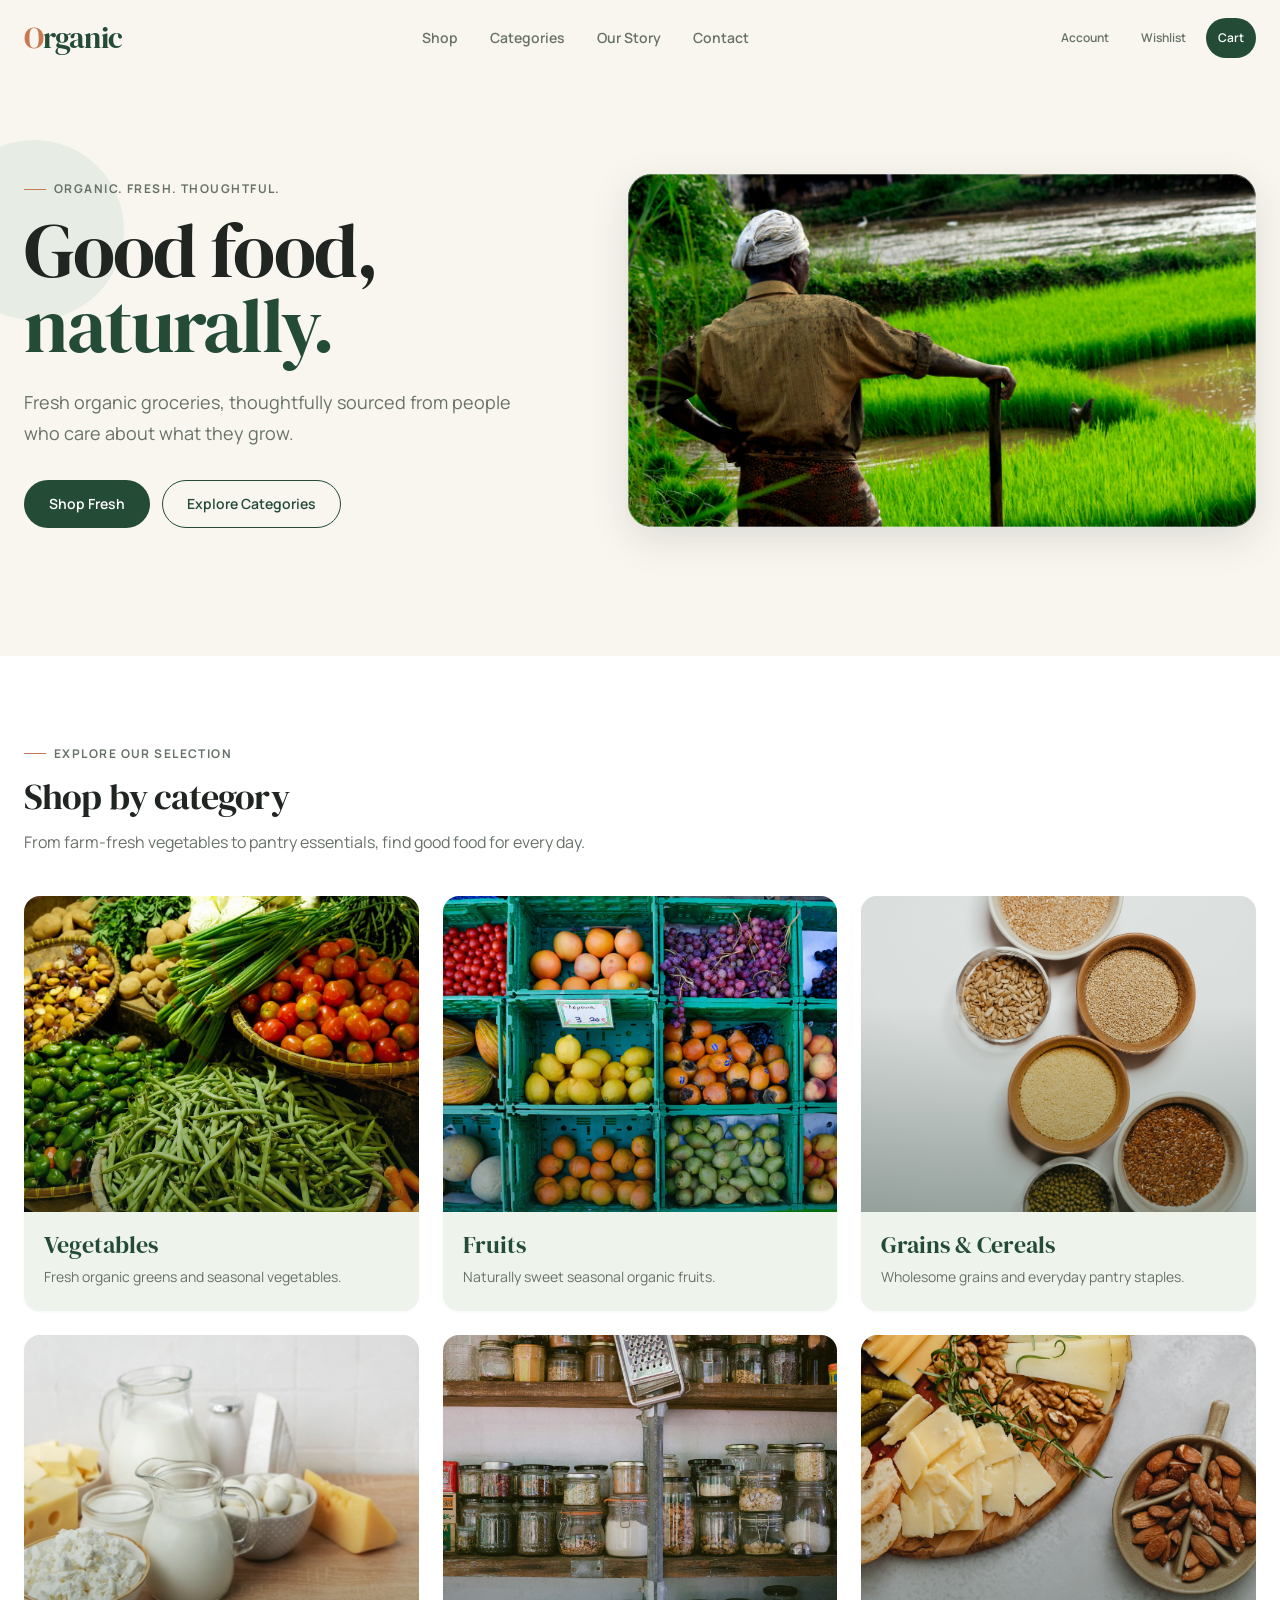
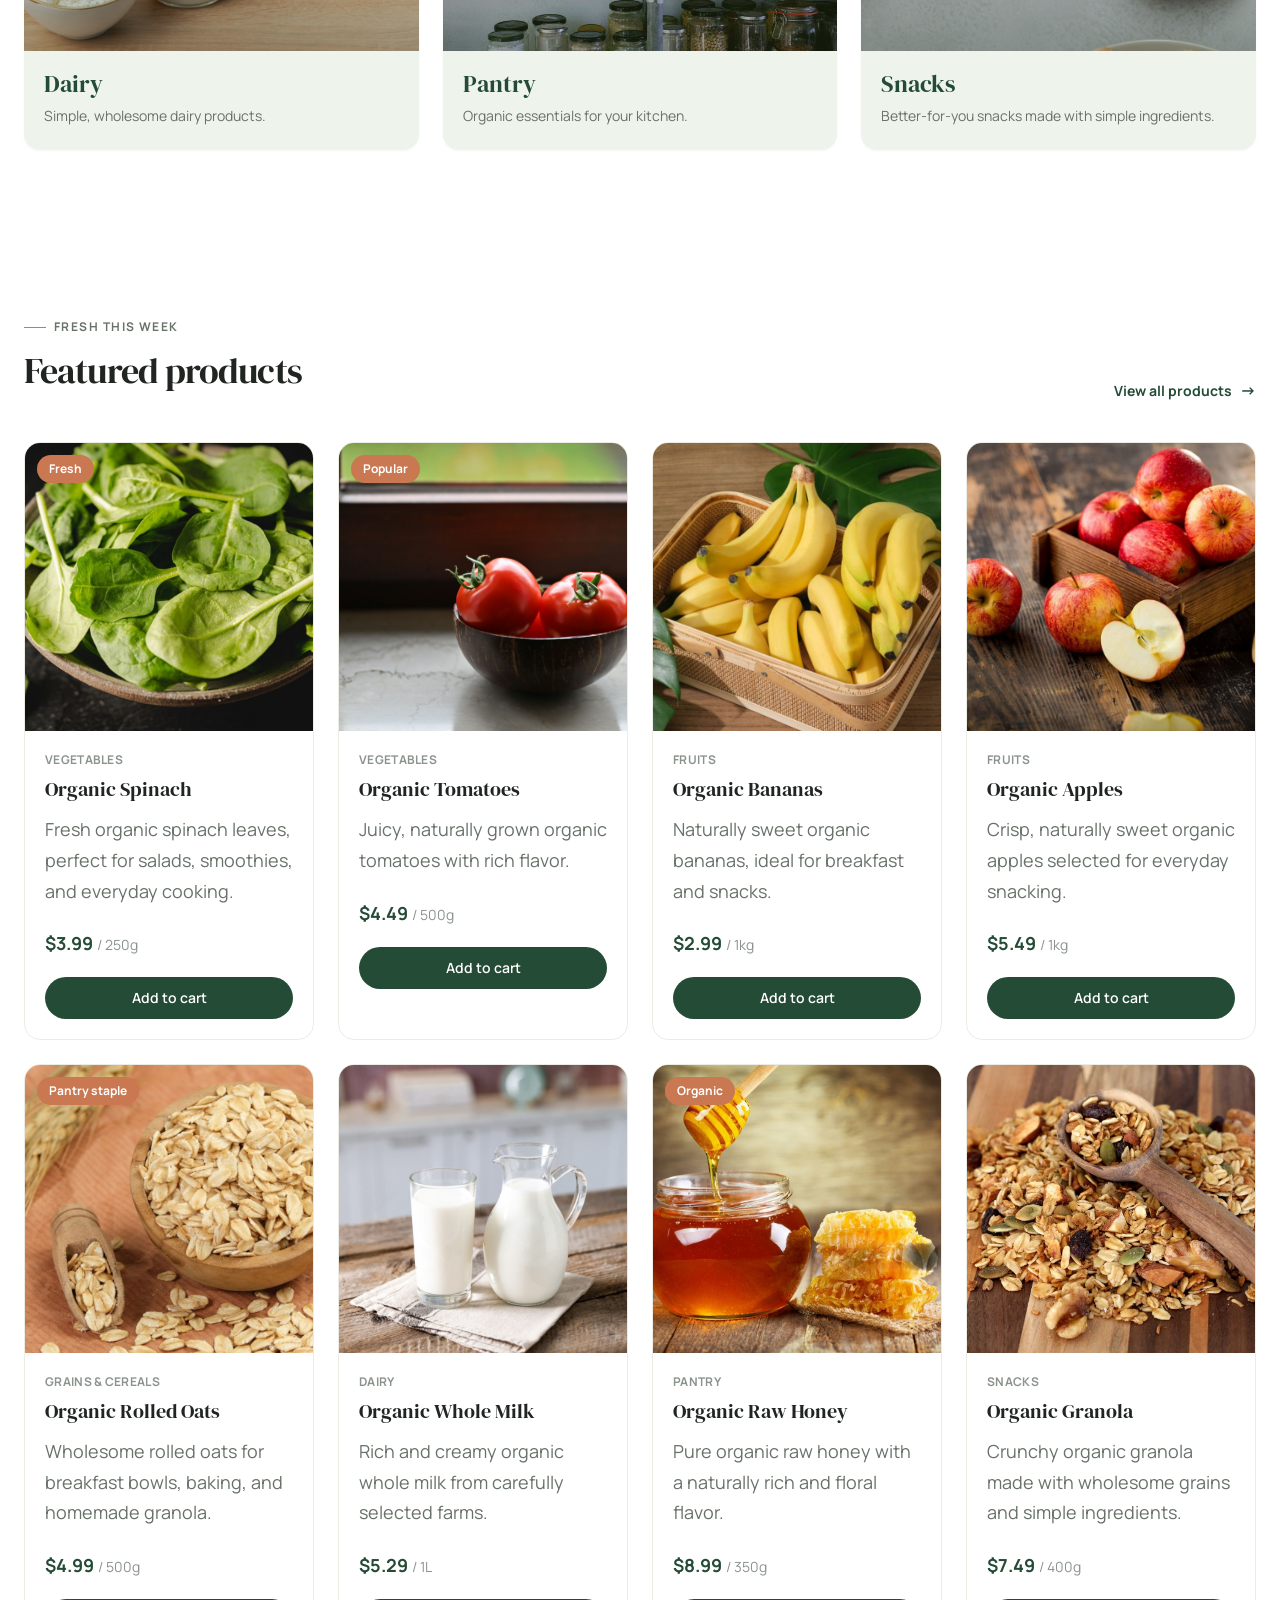
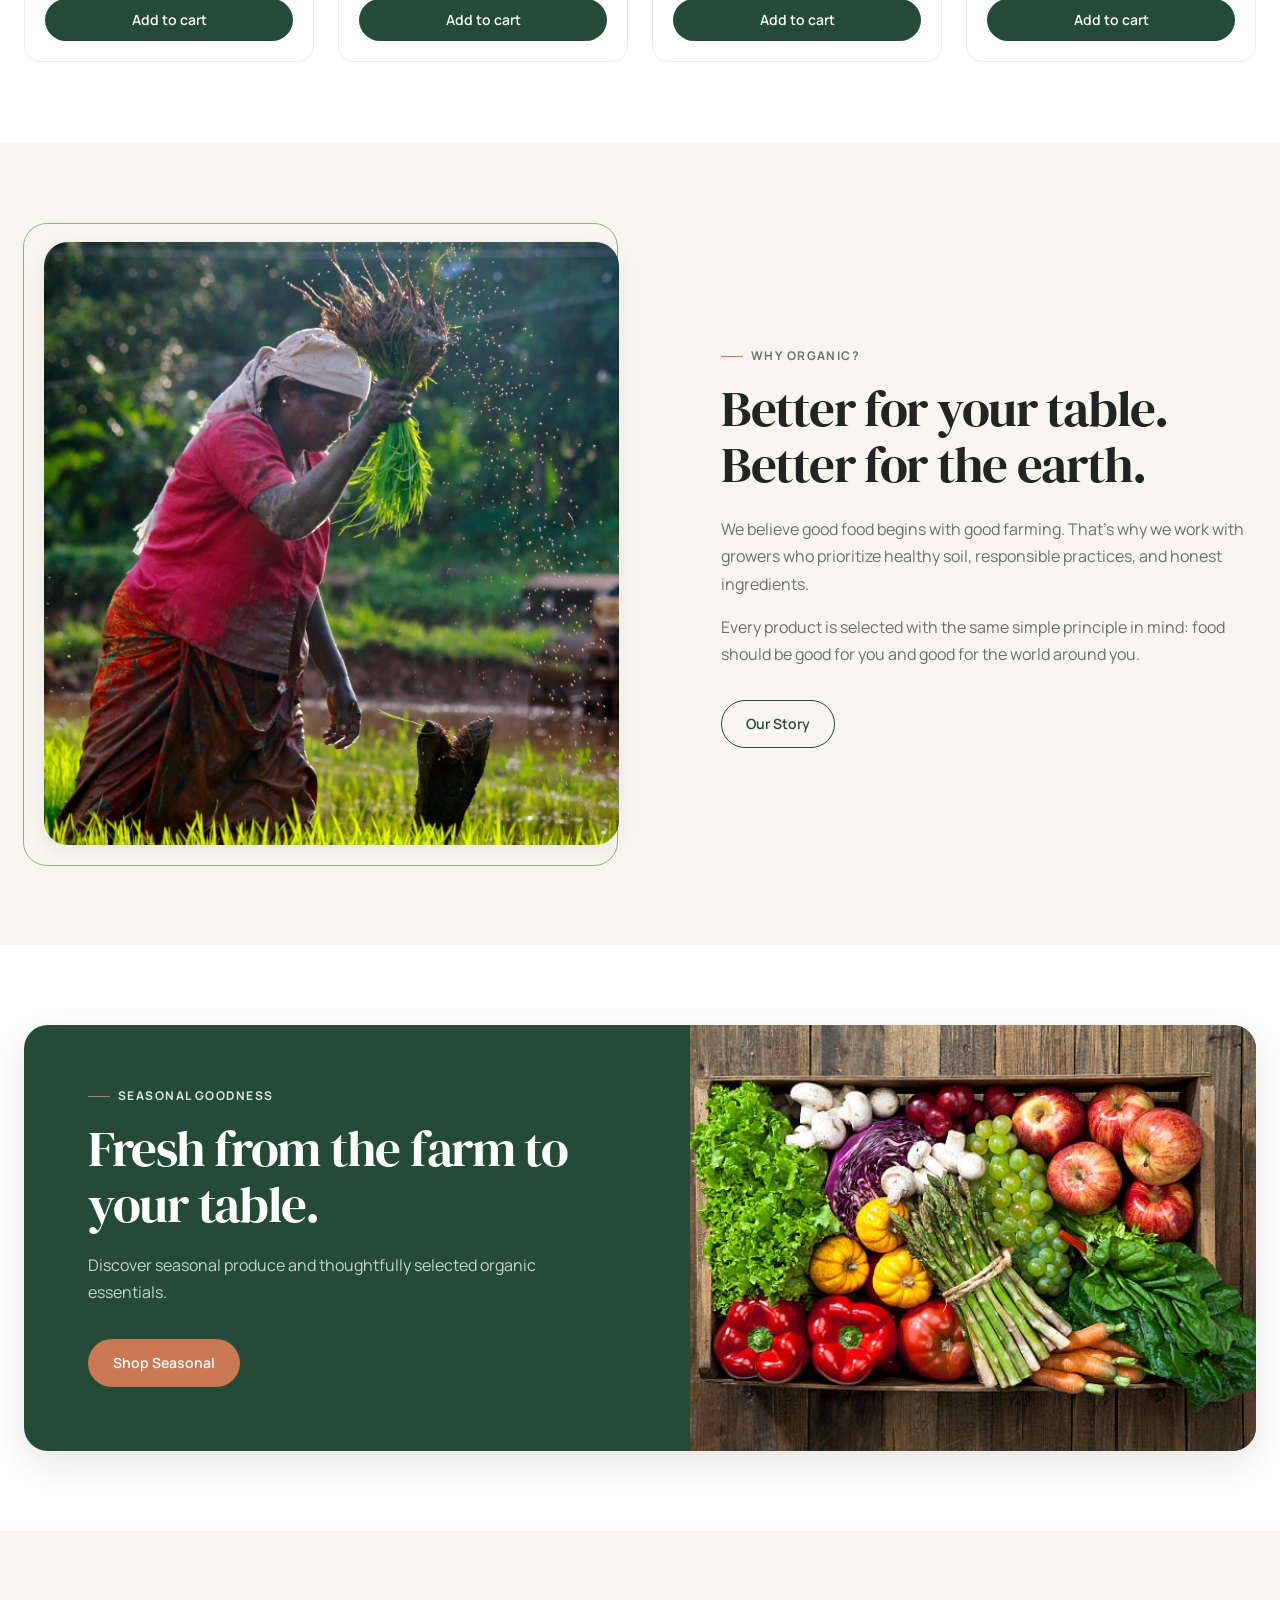
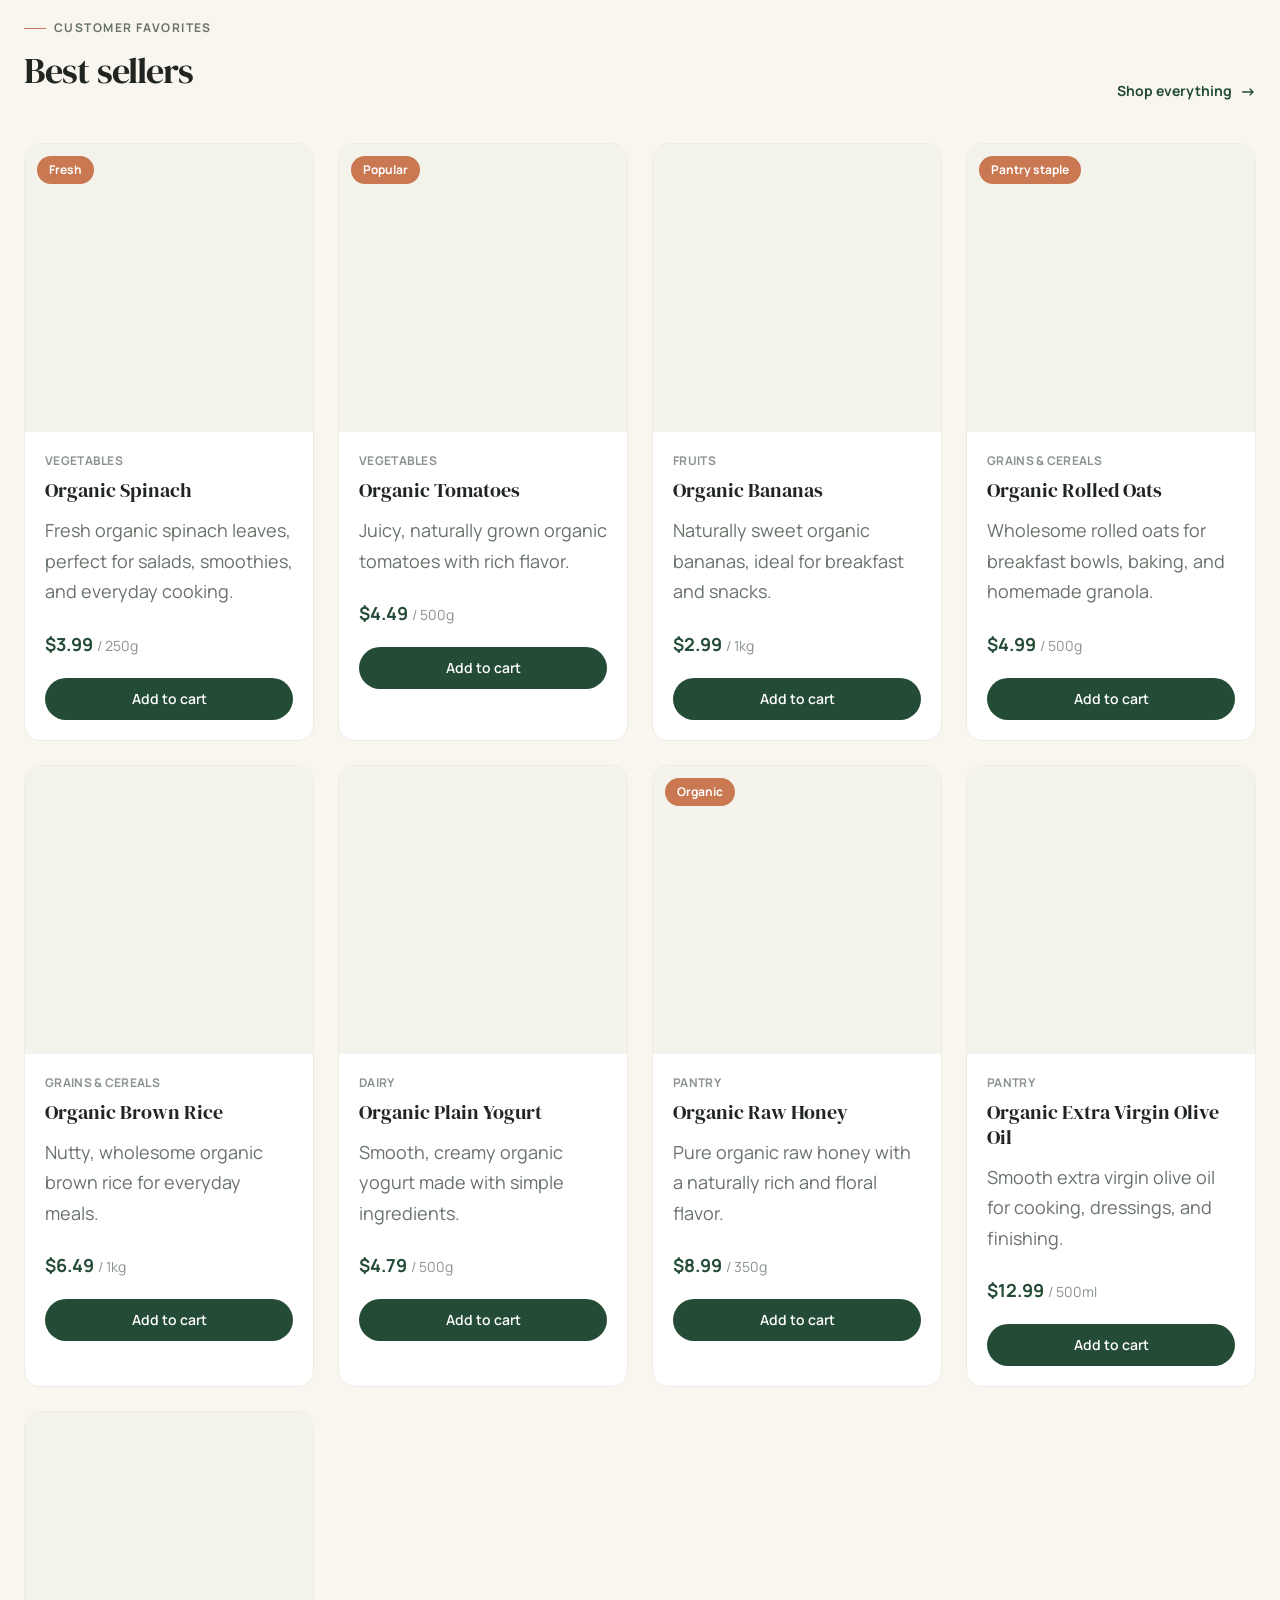
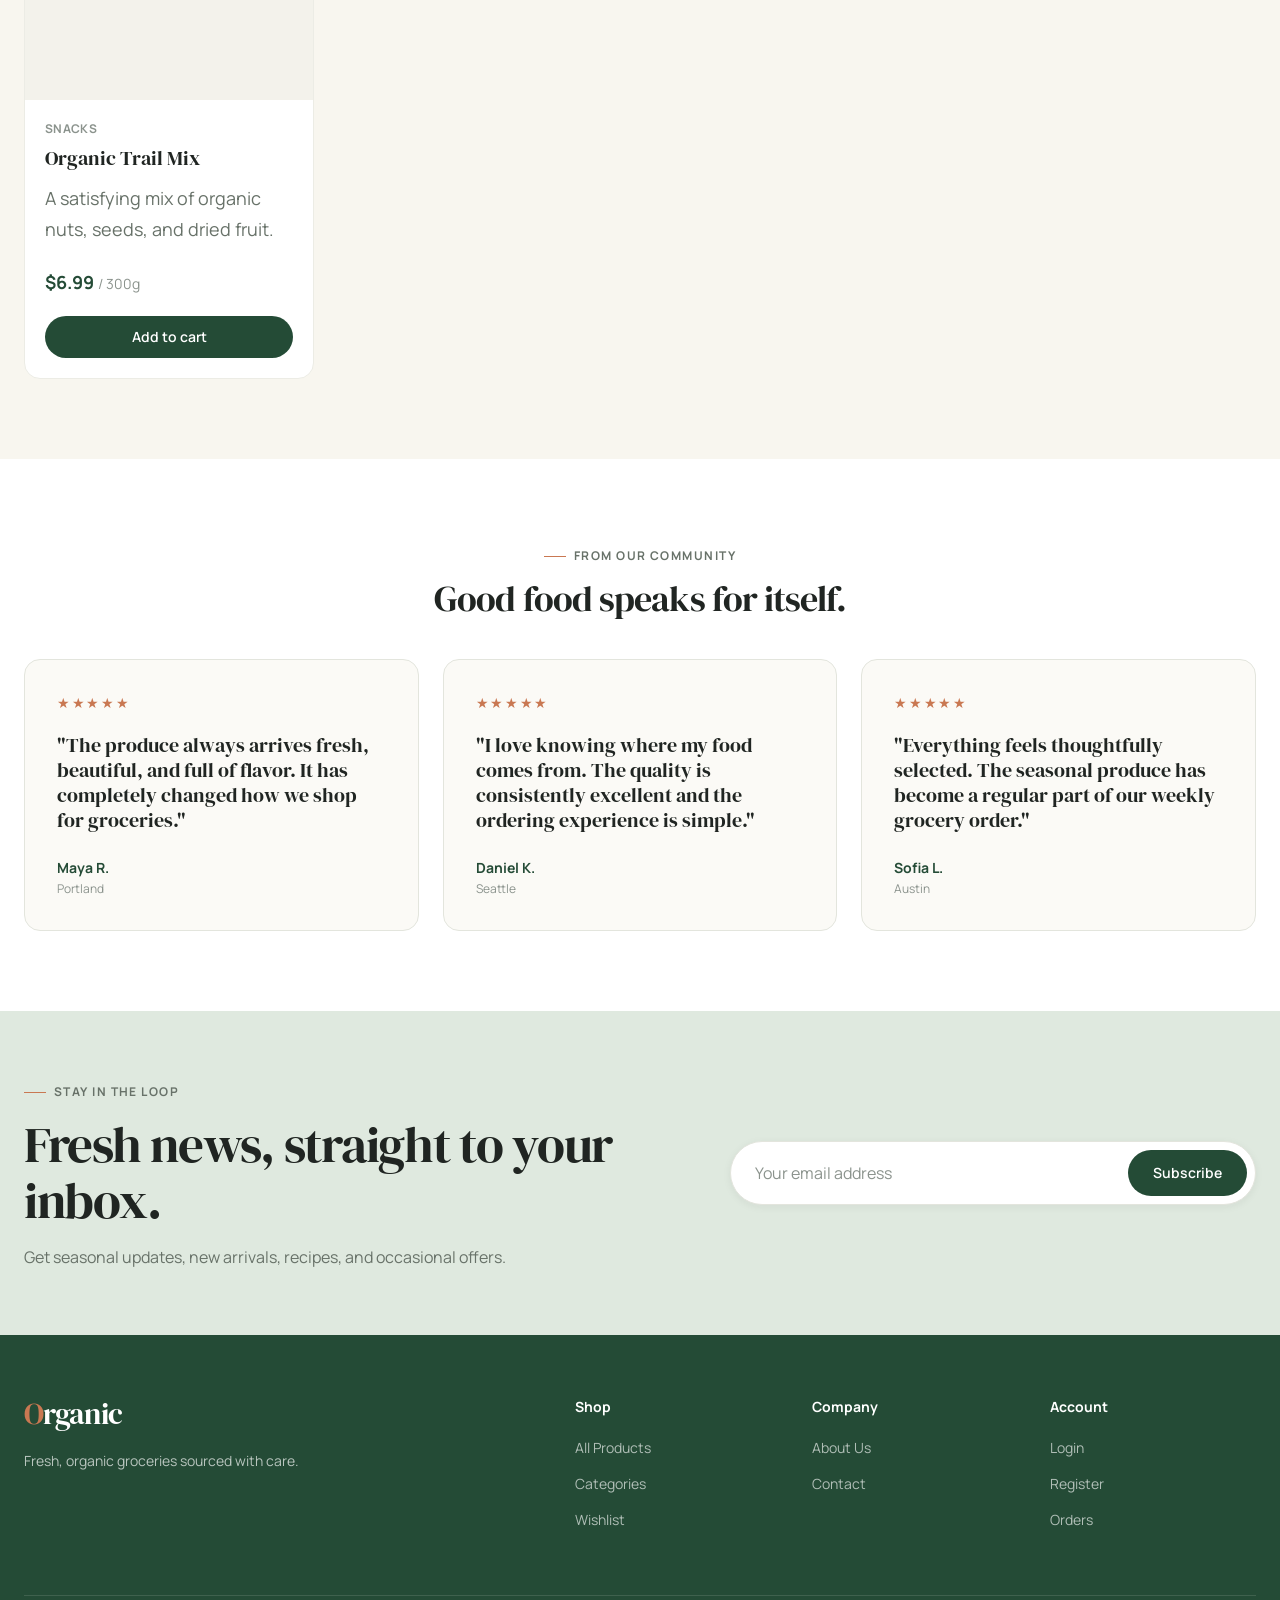
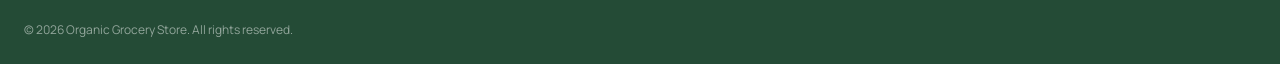
<file: index.html>
<!DOCTYPE html>
<html lang="en">

<head>

    <!-- ========================================
         DOCUMENT METADATA
    ======================================== -->

    <meta charset="UTF-8">

    <meta
        name="viewport"
        content="width=device-width, initial-scale=1.0"
    >

    <meta
        name="description"
        content="Fresh, organic groceries sourced with care and delivered to your doorstep."
    >

    <meta
        name="theme-color"
        content="#244b36"
    >

    <title>Organic Grocery Store | Fresh Food, Thoughtfully Sourced</title>


    <!-- ========================================
         STYLESHEETS
    ======================================== -->

    <link rel="stylesheet" href="css/variables.css">
    <link rel="stylesheet" href="css/style.css">
    <link rel="stylesheet" href="css/responsive.css">


    <!-- ========================================
         FAVICON
    ======================================== -->

    <link
        rel="icon"
        href="favicon.ico"
        type="image/x-icon"
    >

</head>


<body>

    <!-- ========================================
         HEADER / NAVIGATION
    ======================================== -->

    <header class="site-header">

        <nav
            class="navbar container"
            aria-label="Main navigation"
        >

            <a
                href="index.html"
                class="logo"
                aria-label="Organic Grocery Store home"
            >
                Organic
            </a>


            <button
                class="menu-toggle"
                type="button"
                aria-label="Open navigation menu"
                aria-expanded="false"
                aria-controls="primary-navigation"
            >
                <span aria-hidden="true"></span>
                <span aria-hidden="true"></span>
                <span aria-hidden="true"></span>
            </button>


            <ul
                class="nav-links"
                id="primary-navigation"
            >

                <li>
                    <a
                        href="pages/shop.html"
                        class="nav-link"
                    >
                        Shop
                    </a>
                </li>

                <li>
                    <a
                        href="#categories"
                        class="nav-link"
                    >
                        Categories
                    </a>
                </li>

                <li>
                    <a
                        href="#about"
                        class="nav-link"
                    >
                        Our Story
                    </a>
                </li>

                <li>
                    <a
                        href="pages/contact.html"
                        class="nav-link"
                    >
                        Contact
                    </a>
                </li>

            </ul>


            <div
                class="nav-actions"
                aria-label="Shopping and account links"
            >

                <a
                    href="pages/login.html"
                    class="nav-action"
                    aria-label="Account"
                >
                    Account
                </a>

                <a
                    href="pages/wishlist.html"
                    class="nav-action"
                    aria-label="Wishlist"
                >
                    Wishlist
                </a>

                <a
                    href="pages/cart.html"
                    class="nav-action"
                    aria-label="Shopping cart"
                >
                    Cart
                </a>

            </div>

        </nav>

    </header>


    <!-- ========================================
         MAIN CONTENT
    ======================================== -->

    <main id="main-content">


        <!-- ====================================
             HERO
        ==================================== -->

        <section
            class="hero section"
            aria-labelledby="hero-title"
        >

            <div class="container hero-content">

                <div class="hero-copy">

                    <span class="eyebrow">
                        Organic. Fresh. Thoughtful.
                    </span>

                    <h1 id="hero-title">
                        Good food,
                        <span class="text-primary">
                            naturally.
                        </span>
                    </h1>

                    <p class="hero-description">
                        Fresh organic groceries, thoughtfully
                        sourced from people who care about
                        what they grow.
                    </p>

                    <div class="hero-actions">

                        <a
                            href="pages/shop.html"
                            class="btn btn-primary"
                        >
                            Shop Fresh
                        </a>

                        <a
                            href="#categories"
                            class="btn btn-outline"
                        >
                            Explore Categories
                        </a>

                    </div>

                </div>


                <div class="hero-media">

                    <img
                        src="assets/images/banners/hero.jpg"
                        alt="Fresh organic vegetables arranged on a table"
                        fetchpriority="high"
                    >

                </div>

            </div>

        </section>


        <!-- ====================================
             SHOP BY CATEGORY
        ==================================== -->

        <section
            class="section categories-section"
            id="categories"
            aria-labelledby="categories-title"
        >

            <div class="container">

                <div class="section-header">

                    <span class="eyebrow">
                        Explore our selection
                    </span>

                    <h2
                        class="section-title"
                        id="categories-title"
                    >
                        Shop by category
                    </h2>

                    <p class="section-description">
                        From farm-fresh vegetables to pantry
                        essentials, find good food for every day.
                    </p>

                </div>


                <div
                    class="category-grid"
                    id="category-grid"
                    aria-live="polite"
                >

                    <!-- Categories rendered by JavaScript -->

                </div>

            </div>

        </section>


        <!-- ====================================
             FEATURED PRODUCTS
        ==================================== -->

        <section
            class="section featured-products-section bg-white"
            aria-labelledby="featured-products-title"
        >

            <div class="container">

                <div class="section-header section-header-row">

                    <div>

                        <span class="eyebrow">
                            Fresh this week
                        </span>

                        <h2
                            class="section-title"
                            id="featured-products-title"
                        >
                            Featured products
                        </h2>

                    </div>

                    <a
                        href="pages/shop.html"
                        class="text-link"
                    >
                        View all products
                    </a>

                </div>


                <div
                    class="product-grid"
                    id="featured-products"
                    aria-live="polite"
                >

                    <!-- Products rendered by JavaScript -->

                </div>

            </div>

        </section>


        <!-- ====================================
             BRAND / ORGANIC STORY
        ==================================== -->

        <section
            class="section brand-section"
            id="about"
            aria-labelledby="brand-title"
        >

            <div class="container brand-grid">

                <div class="brand-media">

                    <img
                        src="assets/images/farmers/farmer.jpg"
                        alt="Farmer tending to an organic crop"
                        loading="lazy"
                    >

                </div>


                <div class="brand-copy">

                    <span class="eyebrow">
                        Why organic?
                    </span>

                    <h2 id="brand-title">
                        Better for your table.
                        Better for the earth.
                    </h2>

                    <p>
                        We believe good food begins with good
                        farming. That's why we work with growers
                        who prioritize healthy soil, responsible
                        practices, and honest ingredients.
                    </p>

                    <p>
                        Every product is selected with the same
                        simple principle in mind: food should be
                        good for you and good for the world around
                        you.
                    </p>

                    <a
                        href="pages/about.html"
                        class="btn btn-outline"
                    >
                        Our Story
                    </a>

                </div>

            </div>

        </section>


        <!-- ====================================
             PROMOTIONAL BANNER
        ==================================== -->

        <section
            class="promo-section"
            aria-labelledby="promo-title"
        >

            <div class="container">

                <div class="promo-banner">

                    <div class="promo-copy">

                        <span class="eyebrow">
                            Seasonal goodness
                        </span>

                        <h2 id="promo-title">
                            Fresh from the farm
                            to your table.
                        </h2>

                        <p>
                            Discover seasonal produce and
                            thoughtfully selected organic
                            essentials.
                        </p>

                        <a
                            href="pages/shop.html"
                            class="btn btn-primary"
                        >
                            Shop Seasonal
                        </a>

                    </div>


                    <div class="promo-media">

                        <img
                            src="assets/images/banners/seasonal.jpg"
                            alt="Seasonal organic produce"
                            loading="lazy"
                        >

                    </div>

                </div>

            </div>

        </section>
<!-- Phase 2B deployment test -->

        <!-- ====================================
             BEST SELLERS
        ==================================== -->

        <section
            class="section best-sellers-section"
            aria-labelledby="best-sellers-title"
        >

            <div class="container">

                <div class="section-header section-header-row">

                    <div>

                        <span class="eyebrow">
                            Customer favorites
                        </span>

                        <h2
                            class="section-title"
                            id="best-sellers-title"
                        >
                            Best sellers
                        </h2>

                    </div>

                    <a
                        href="pages/shop.html"
                        class="text-link"
                    >
                        Shop everything
                    </a>

                </div>


                <div
                    class="product-grid"
                    id="best-sellers"
                    aria-live="polite"
                >

                    <!-- Products rendered by JavaScript -->

                </div>

            </div>

        </section>


        <!-- ====================================
             TESTIMONIALS
        ==================================== -->

        <section
            class="section testimonials-section bg-white"
            aria-labelledby="testimonials-title"
        >

            <div class="container">

                <div class="section-header text-center">

                    <span class="eyebrow">
                        From our community
                    </span>

                    <h2
                        class="section-title"
                        id="testimonials-title"
                    >
                        Good food speaks for itself.
                    </h2>

                </div>


                <div
                    class="testimonial-grid"
                    id="testimonial-grid"
                    aria-live="polite"
                >

                    <!-- Testimonials rendered by JavaScript -->

                </div>

            </div>

        </section>


        <!-- ====================================
             NEWSLETTER
        ==================================== -->

        <section
            class="newsletter-section"
            aria-labelledby="newsletter-title"
        >

            <div class="container">

                <div class="newsletter-content">

                    <div class="newsletter-copy">

                        <span class="eyebrow">
                            Stay in the loop
                        </span>

                        <h2 id="newsletter-title">
                            Fresh news,
                            straight to your inbox.
                        </h2>

                        <p>
                            Get seasonal updates, new arrivals,
                            recipes, and occasional offers.
                        </p>

                    </div>


                    <form
                        class="newsletter-form"
                        id="newsletter-form"
                    >

                        <label
                            for="newsletter-email"
                            class="sr-only"
                        >
                            Email address
                        </label>

                        <input
                            type="email"
                            id="newsletter-email"
                            name="email"
                            placeholder="Your email address"
                            autocomplete="email"
                            inputmode="email"
                            required
                        >

                        <button
                            type="submit"
                            class="btn btn-primary"
                        >
                            Subscribe
                        </button>

                    </form>

                </div>

            </div>

        </section>

    </main>


    <!-- ========================================
         FOOTER
    ======================================== -->

    <footer class="site-footer">

        <div class="container">

            <div class="footer-content">

                <div class="footer-brand">

                    <a
                        href="index.html"
                        class="logo"
                    >
                        Organic
                    </a>

                    <p>
                        Fresh, organic groceries
                        sourced with care.
                    </p>

                </div>


                <div class="footer-links">

                    <div class="footer-column">

                        <h3>Shop</h3>

                        <ul>

                            <li>
                                <a href="pages/shop.html">
                                    All Products
                                </a>
                            </li>

                            <li>
                                <a href="#categories">
                                    Categories
                                </a>
                            </li>

                            <li>
                                <a href="pages/wishlist.html">
                                    Wishlist
                                </a>
                            </li>

                        </ul>

                    </div>


                    <div class="footer-column">

                        <h3>Company</h3>

                        <ul>

                            <li>
                                <a href="pages/about.html">
                                    About Us
                                </a>
                            </li>

                            <li>
                                <a href="pages/contact.html">
                                    Contact
                                </a>
                            </li>

                        </ul>

                    </div>


                    <div class="footer-column">

                        <h3>Account</h3>

                        <ul>

                            <li>
                                <a href="pages/login.html">
                                    Login
                                </a>
                            </li>

                            <li>
                                <a href="pages/register.html">
                                    Register
                                </a>
                            </li>

                            <li>
                                <a href="pages/orders.html">
                                    Orders
                                </a>
                            </li>

                        </ul>

                    </div>

                </div>

            </div>


            <div class="footer-bottom">

                <p>
                    &copy; 2026 Organic Grocery Store.
                    All rights reserved.
                </p>

            </div>

        </div>

    </footer>


    <!-- ========================================
         JAVASCRIPT
    ======================================== -->

    <script src="data/categories.js" defer></script>
    <script src="data/products.js" defer></script>
    <script src="data/testimonials.js" defer></script>

    <script src="js/products.js" defer></script>
    <script src="js/cart.js" defer></script>
    <script src="js/main.js" defer></script>

</body>

</html>
</file>
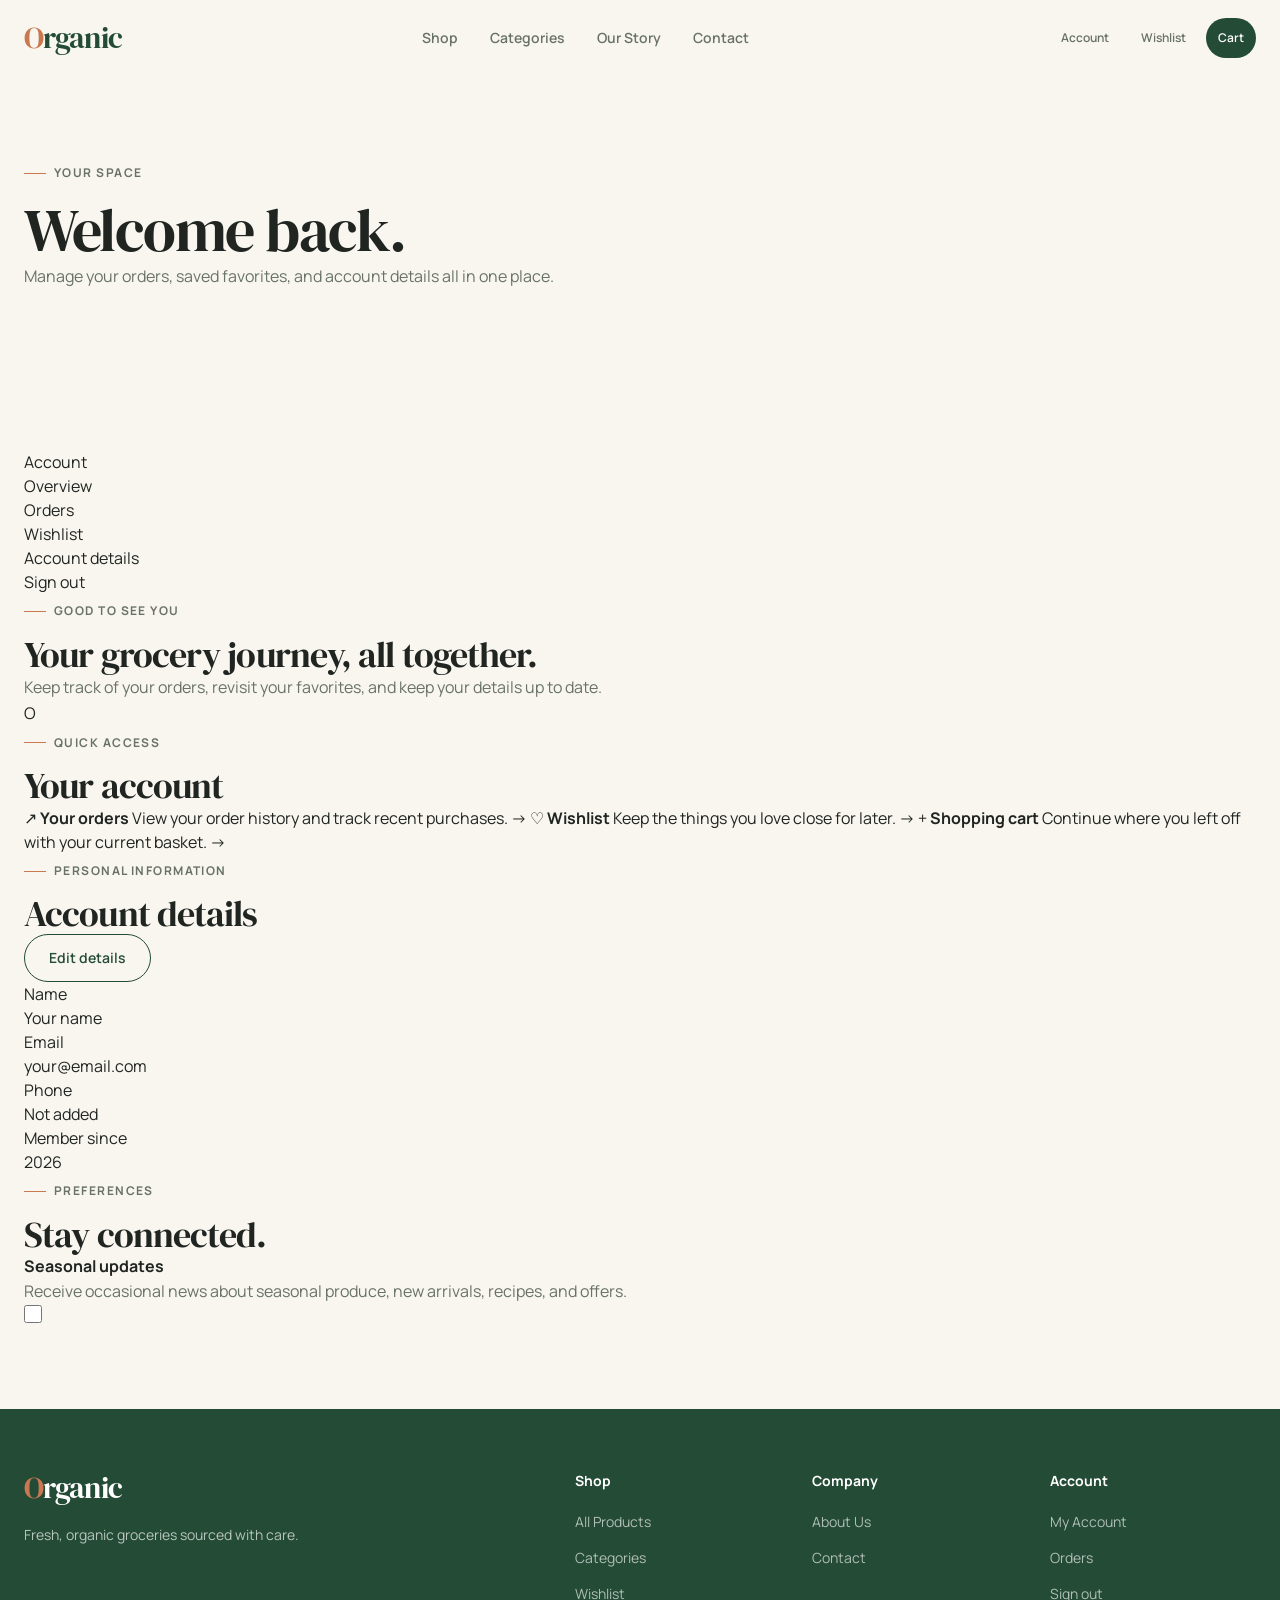
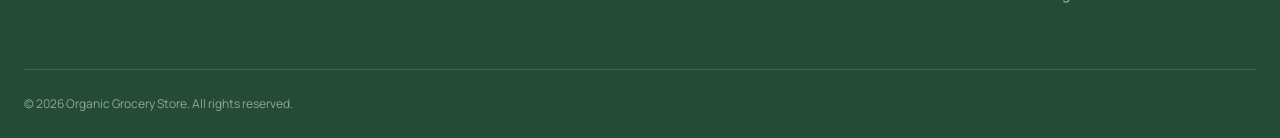
<file: pages/account.html>
<!DOCTYPE html>
<html lang="en">

<head>

    <!-- ========================================
         DOCUMENT METADATA
    ======================================== -->

    <meta charset="UTF-8">

    <meta
        name="viewport"
        content="width=device-width, initial-scale=1.0"
    >

    <meta
        name="description"
        content="Manage your account, orders, wishlist, and personal details."
    >

    <meta
        name="theme-color"
        content="#244b36"
    >

    <title>My Account | Organic Grocery Store</title>


    <!-- ========================================
         STYLESHEETS
    ======================================== -->

    <link rel="stylesheet" href="../css/variables.css">
    <link rel="stylesheet" href="../css/style.css">
    <link rel="stylesheet" href="../css/responsive.css">


    <!-- ========================================
         FAVICON
    ======================================== -->

    <link
        rel="icon"
        href="../favicon.ico"
        type="image/x-icon"
    >

</head>


<body>

    <!-- ========================================
         HEADER / NAVIGATION
    ======================================== -->

    <header class="site-header">

        <nav
            class="navbar container"
            aria-label="Main navigation"
        >

            <a
                href="../index.html"
                class="logo"
                aria-label="Organic Grocery Store home"
            >
                Organic
            </a>


            <button
                class="menu-toggle"
                type="button"
                aria-label="Open navigation menu"
                aria-expanded="false"
                aria-controls="primary-navigation"
            >

                <span></span>
                <span></span>
                <span></span>

            </button>


            <ul
                class="nav-links"
                id="primary-navigation"
            >

                <li>
                    <a href="shop.html">
                        Shop
                    </a>
                </li>

                <li>
                    <a href="../index.html#categories">
                        Categories
                    </a>
                </li>

                <li>
                    <a href="../index.html#about">
                        Our Story
                    </a>
                </li>

                <li>
                    <a href="contact.html">
                        Contact
                    </a>
                </li>

            </ul>


            <div class="nav-actions">

                <a
                    href="account.html"
                    class="active"
                    aria-current="page"
                >
                    Account
                </a>

                <a href="wishlist.html">
                    Wishlist
                </a>

                <a
                    href="cart.html"
                    class="cart-link"
                >
                    Cart

                    <span
                        class="cart-count"
                        data-cart-count
                    >
                        0
                    </span>

                </a>

            </div>

        </nav>

    </header>


    <!-- ========================================
         MAIN CONTENT
    ======================================== -->

    <main id="main-content">


        <!-- ====================================
             ACCOUNT INTRO
        ==================================== -->

        <section class="account-header section">

            <div class="container">

                <span class="eyebrow">
                    Your space
                </span>

                <h1>
                    Welcome back.
                </h1>

                <p class="section-description">
                    Manage your orders, saved favorites,
                    and account details all in one place.
                </p>

            </div>

        </section>


        <!-- ====================================
             ACCOUNT CONTENT
        ==================================== -->

        <section class="account-section section">

            <div class="container">

                <div class="account-layout">


                    <!-- ==================================
                         ACCOUNT SIDEBAR
                    ================================== -->

                    <aside
                        class="account-sidebar"
                        aria-label="Account navigation"
                    >

                        <div class="account-sidebar-inner">

                            <span class="account-sidebar-label">
                                Account
                            </span>

                            <nav aria-label="Account navigation">

                                <ul class="account-nav">

                                    <li>
                                        <a
                                            href="account.html"
                                            class="active"
                                            aria-current="page"
                                        >
                                            Overview
                                        </a>
                                    </li>

                                    <li>
                                        <a href="orders.html">
                                            Orders
                                        </a>
                                    </li>

                                    <li>
                                        <a href="wishlist.html">
                                            Wishlist
                                        </a>
                                    </li>

                                    <li>
                                        <a href="#details">
                                            Account details
                                        </a>
                                    </li>

                                </ul>

                            </nav>


                            <div class="account-sidebar-divider"></div>


                            <a
                                href="login.html"
                                class="account-sign-out"
                            >
                                Sign out
                            </a>

                        </div>

                    </aside>


                    <!-- ==================================
                         ACCOUNT MAIN
                    ================================== -->

                    <div class="account-main">


                        <!-- ==================================
                             WELCOME CARD
                        ================================== -->

                        <div class="account-welcome">

                            <div class="account-welcome-copy">

                                <span class="eyebrow">
                                    Good to see you
                                </span>

                                <h2>
                                    Your grocery journey,
                                    all together.
                                </h2>

                                <p>
                                    Keep track of your orders,
                                    revisit your favorites, and
                                    keep your details up to date.
                                </p>

                            </div>

                            <div class="account-welcome-mark" aria-hidden="true">
                                <span>O</span>
                            </div>

                        </div>


                        <!-- ==================================
                             QUICK LINKS
                        ================================== -->

                        <div class="account-section-header">

                            <div>

                                <span class="eyebrow">
                                    Quick access
                                </span>

                                <h2>
                                    Your account
                                </h2>

                            </div>

                        </div>


                        <div class="account-card-grid">


                            <a
                                href="orders.html"
                                class="account-card"
                            >

                                <span
                                    class="account-card-icon"
                                    aria-hidden="true"
                                >
                                    ↗
                                </span>

                                <span class="account-card-content">

                                    <strong>
                                        Your orders
                                    </strong>

                                    <span>
                                        View your order history
                                        and track recent purchases.
                                    </span>

                                </span>

                                <span
                                    class="account-card-arrow"
                                    aria-hidden="true"
                                >
                                    →
                                </span>

                            </a>


                            <a
                                href="wishlist.html"
                                class="account-card"
                            >

                                <span
                                    class="account-card-icon"
                                    aria-hidden="true"
                                >
                                    ♡
                                </span>

                                <span class="account-card-content">

                                    <strong>
                                        Wishlist
                                    </strong>

                                    <span>
                                        Keep the things you love
                                        close for later.
                                    </span>

                                </span>

                                <span
                                    class="account-card-arrow"
                                    aria-hidden="true"
                                >
                                    →
                                </span>

                            </a>


                            <a
                                href="cart.html"
                                class="account-card"
                            >

                                <span
                                    class="account-card-icon"
                                    aria-hidden="true"
                                >
                                    +
                                </span>

                                <span class="account-card-content">

                                    <strong>
                                        Shopping cart
                                    </strong>

                                    <span>
                                        Continue where you left off
                                        with your current basket.
                                    </span>

                                </span>

                                <span
                                    class="account-card-arrow"
                                    aria-hidden="true"
                                >
                                    →
                                </span>

                            </a>

                        </div>


                        <!-- ==================================
                             ACCOUNT DETAILS
                        ================================== -->

                        <section
                            class="account-details"
                            id="details"
                        >

                            <div class="account-section-header">

                                <div>

                                    <span class="eyebrow">
                                        Personal information
                                    </span>

                                    <h2>
                                        Account details
                                    </h2>

                                </div>

                                <button
                                    type="button"
                                    class="btn btn-outline"
                                    id="edit-account"
                                >
                                    Edit details
                                </button>

                            </div>


                            <div class="account-details-card">

                                <div class="account-detail-row">

                                    <div class="account-detail-label">
                                        Name
                                    </div>

                                    <div
                                        class="account-detail-value"
                                        id="account-name"
                                    >
                                        Your name
                                    </div>

                                </div>


                                <div class="account-detail-row">

                                    <div class="account-detail-label">
                                        Email
                                    </div>

                                    <div
                                        class="account-detail-value"
                                        id="account-email"
                                    >
                                        your@email.com
                                    </div>

                                </div>


                                <div class="account-detail-row">

                                    <div class="account-detail-label">
                                        Phone
                                    </div>

                                    <div
                                        class="account-detail-value"
                                        id="account-phone"
                                    >
                                        Not added
                                    </div>

                                </div>


                                <div class="account-detail-row">

                                    <div class="account-detail-label">
                                        Member since
                                    </div>

                                    <div
                                        class="account-detail-value"
                                        id="account-member-since"
                                    >
                                        2026
                                    </div>

                                </div>

                            </div>

                        </section>


                        <!-- ==================================
                             ACCOUNT PREFERENCES
                        ================================== -->

                        <section class="account-preferences">

                            <div class="account-section-header">

                                <div>

                                    <span class="eyebrow">
                                        Preferences
                                    </span>

                                    <h2>
                                        Stay connected.
                                    </h2>

                                </div>

                            </div>


                            <div class="account-preference-card">

                                <div class="account-preference-copy">

                                    <strong>
                                        Seasonal updates
                                    </strong>

                                    <p>
                                        Receive occasional news about
                                        seasonal produce, new arrivals,
                                        recipes, and offers.
                                    </p>

                                </div>


                                <label class="toggle">

                                    <span class="sr-only">
                                        Subscribe to seasonal updates
                                    </span>

                                    <input
                                        type="checkbox"
                                        id="account-newsletter"
                                    >

                                    <span
                                        class="toggle-track"
                                        aria-hidden="true"
                                    ></span>

                                </label>

                            </div>

                        </section>


                    </div>

                </div>

            </div>

        </section>

    </main>


    <!-- ========================================
         FOOTER
    ======================================== -->

    <footer class="site-footer">

        <div class="container">

            <div class="footer-content">

                <div class="footer-brand">

                    <a
                        href="../index.html"
                        class="logo"
                    >
                        Organic
                    </a>

                    <p>
                        Fresh, organic groceries
                        sourced with care.
                    </p>

                </div>


                <div class="footer-links">

                    <div class="footer-column">

                        <h3>
                            Shop
                        </h3>

                        <ul>

                            <li>
                                <a href="shop.html">
                                    All Products
                                </a>
                            </li>

                            <li>
                                <a href="../index.html#categories">
                                    Categories
                                </a>
                            </li>

                            <li>
                                <a href="wishlist.html">
                                    Wishlist
                                </a>
                            </li>

                        </ul>

                    </div>


                    <div class="footer-column">

                        <h3>
                            Company
                        </h3>

                        <ul>

                            <li>
                                <a href="about.html">
                                    About Us
                                </a>
                            </li>

                            <li>
                                <a href="contact.html">
                                    Contact
                                </a>
                            </li>

                        </ul>

                    </div>


                    <div class="footer-column">

                        <h3>
                            Account
                        </h3>

                        <ul>

                            <li>
                                <a href="account.html">
                                    My Account
                                </a>
                            </li>

                            <li>
                                <a href="orders.html">
                                    Orders
                                </a>
                            </li>

                            <li>
                                <a href="login.html">
                                    Sign out
                                </a>
                            </li>

                        </ul>

                    </div>

                </div>

            </div>


            <div class="footer-bottom">

                <p>
                    &copy; 2026 Organic Grocery Store.
                    All rights reserved.
                </p>

            </div>

        </div>

    </footer>


    <!-- ========================================
         JAVASCRIPT
    ======================================== -->

    <script src="../js/cart.js" defer></script>
    <script src="../js/forms.js" defer></script>
    <script src="../js/main.js" defer></script>

</body>

</html>
</file>
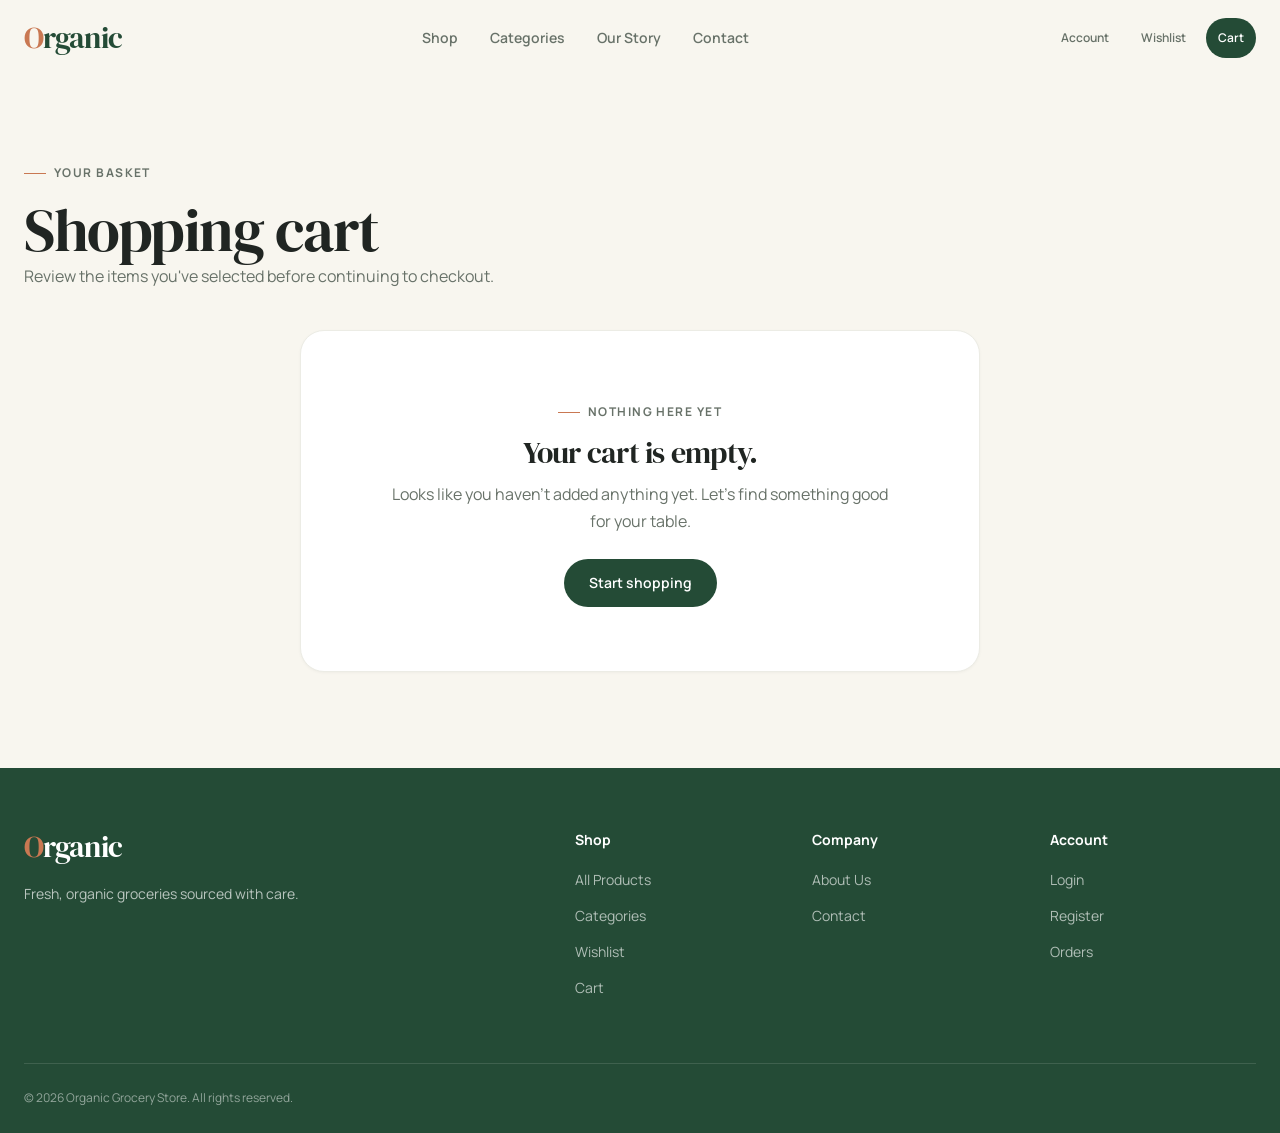
<file: pages/cart.html>
<!DOCTYPE html>
<html lang="en">

<head>

    <!-- ========================================
         DOCUMENT METADATA
    ======================================== -->

    <meta charset="UTF-8">

    <meta
        name="viewport"
        content="width=device-width, initial-scale=1.0"
    >

    <meta
        name="description"
        content="Review your shopping cart and continue to checkout."
    >

    <meta
        name="theme-color"
        content="#244b36"
    >

    <title>Your Cart | Organic Grocery Store</title>


    <!-- ========================================
         STYLESHEETS
    ======================================== -->

    <link rel="stylesheet" href="../css/variables.css">
    <link rel="stylesheet" href="../css/style.css">
    <link rel="stylesheet" href="../css/responsive.css">


    <!-- ========================================
         FAVICON
    ======================================== -->

    <link
        rel="icon"
        href="../favicon.ico"
        type="image/x-icon"
    >

</head>


<body>

    <!-- ========================================
         HEADER / NAVIGATION
    ======================================== -->

    <header class="site-header">

        <nav
            class="navbar container"
            aria-label="Main navigation"
        >

            <a
                href="../index.html"
                class="logo"
                aria-label="Organic Grocery Store home"
            >
                Organic
            </a>


            <button
                class="menu-toggle"
                type="button"
                aria-label="Open navigation menu"
                aria-expanded="false"
                aria-controls="primary-navigation"
            >

                <span></span>
                <span></span>
                <span></span>

            </button>


            <ul
                class="nav-links"
                id="primary-navigation"
            >

                <li>
                    <a href="shop.html">
                        Shop
                    </a>
                </li>

                <li>
                    <a href="../index.html#categories">
                        Categories
                    </a>
                </li>

                <li>
                    <a href="../index.html#about">
                        Our Story
                    </a>
                </li>

                <li>
                    <a href="contact.html">
                        Contact
                    </a>
                </li>

            </ul>


            <div class="nav-actions">

                <a
                    href="login.html"
                    aria-label="Account"
                >
                    Account
                </a>

                <a
                    href="wishlist.html"
                    aria-label="Wishlist"
                >
                    Wishlist
                </a>

                <a
                    href="cart.html"
                    class="cart-link"
                    aria-current="page"
                    aria-label="Shopping cart"
                >
                    Cart

                    <span
                        class="cart-count"
                        data-cart-count
                    >
                        0
                    </span>

                </a>

            </div>

        </nav>

    </header>


    <!-- ========================================
         MAIN CONTENT
    ======================================== -->

    <main id="main-content">

        <section class="cart-section section">

            <div class="container">


                <!-- ==================================
                     PAGE HEADER
                ================================== -->

                <div class="section-header">

                    <span class="eyebrow">
                        Your basket
                    </span>

                    <h1>
                        Shopping cart
                    </h1>

                    <p class="section-description">
                        Review the items you've selected
                        before continuing to checkout.
                    </p>

                </div>


                <!-- ==================================
                     EMPTY CART
                ================================== -->

                <div
                    class="cart-empty"
                    id="cart-empty"
                    hidden
                >

                    <span class="eyebrow">
                        Nothing here yet
                    </span>

                    <h2>
                        Your cart is empty.
                    </h2>

                    <p>
                        Looks like you haven't added
                        anything yet. Let's find something
                        good for your table.
                    </p>

                    <a
                        href="shop.html"
                        class="btn btn-primary"
                    >
                        Start shopping
                    </a>

                </div>


                <!-- ==================================
                     CART CONTENT
                ================================== -->

                <div
                    class="cart-content"
                    id="cart-content"
                >

                    <div class="cart-layout">


                        <!-- ==================================
                             CART ITEMS
                        ================================== -->

                        <div
                            class="cart-items"
                            id="cart-items"
                            aria-live="polite"
                        >

                            <!-- Cart items rendered by cart.js -->

                        </div>


                        <!-- ==================================
                             ORDER SUMMARY
                        ================================== -->

                        <aside
                            class="cart-summary"
                            aria-label="Order summary"
                        >

                            <div class="cart-summary-header">

                                <span class="eyebrow">
                                    Your order
                                </span>

                                <h2>
                                    Order summary
                                </h2>

                            </div>


                            <div class="cart-summary-row">

                                <span>
                                    Subtotal
                                </span>

                                <strong data-cart-subtotal>
                                    $0.00
                                </strong>

                            </div>


                            <div class="cart-summary-row">

                                <span>
                                    Delivery
                                </span>

                                <span>
                                    Calculated at checkout
                                </span>

                            </div>


                            <div
                                class="cart-summary-divider"
                                aria-hidden="true"
                            ></div>


                            <div class="cart-summary-row cart-total">

                                <span>
                                    Total
                                </span>

                                <strong data-cart-total>
                                    $0.00
                                </strong>

                            </div>


                            <a
                                href="checkout.html"
                                class="btn btn-primary cart-checkout-button"
                            >
                                Proceed to checkout
                            </a>


                            <a
                                href="shop.html"
                                class="continue-shopping"
                            >
                                ← Continue shopping
                            </a>

                        </aside>

                    </div>

                </div>

            </div>

        </section>

    </main>


    <!-- ========================================
         FOOTER
    ======================================== -->

    <footer class="site-footer">

        <div class="container">

            <div class="footer-content">


                <!-- Brand -->

                <div class="footer-brand">

                    <a
                        href="../index.html"
                        class="logo"
                    >
                        Organic
                    </a>

                    <p>
                        Fresh, organic groceries
                        sourced with care.
                    </p>

                </div>


                <!-- Footer navigation -->

                <div class="footer-links">


                    <!-- Shop -->

                    <div class="footer-column">

                        <h3>
                            Shop
                        </h3>

                        <ul>

                            <li>
                                <a href="shop.html">
                                    All Products
                                </a>
                            </li>

                            <li>
                                <a href="../index.html#categories">
                                    Categories
                                </a>
                            </li>

                            <li>
                                <a href="wishlist.html">
                                    Wishlist
                                </a>
                            </li>

                            <li>
                                <a href="cart.html">
                                    Cart
                                </a>
                            </li>

                        </ul>

                    </div>


                    <!-- Company -->

                    <div class="footer-column">

                        <h3>
                            Company
                        </h3>

                        <ul>

                            <li>
                                <a href="about.html">
                                    About Us
                                </a>
                            </li>

                            <li>
                                <a href="contact.html">
                                    Contact
                                </a>
                            </li>

                        </ul>

                    </div>


                    <!-- Account -->

                    <div class="footer-column">

                        <h3>
                            Account
                        </h3>

                        <ul>

                            <li>
                                <a href="login.html">
                                    Login
                                </a>
                            </li>

                            <li>
                                <a href="register.html">
                                    Register
                                </a>
                            </li>

                            <li>
                                <a href="orders.html">
                                    Orders
                                </a>
                            </li>

                        </ul>

                    </div>

                </div>

            </div>


            <div class="footer-bottom">

                <p>
                    &copy; 2026 Organic Grocery Store.
                    All rights reserved.
                </p>

            </div>

        </div>

    </footer>


    <!-- ========================================
         JAVASCRIPT
    ======================================== -->

    <script src="../data/categories.js" defer></script>
    <script src="../data/products.js" defer></script>

    <script src="../js/products.js" defer></script>
    <script src="../js/cart.js" defer></script>
    <script src="../js/main.js" defer></script>

</body>

</html>
</file>
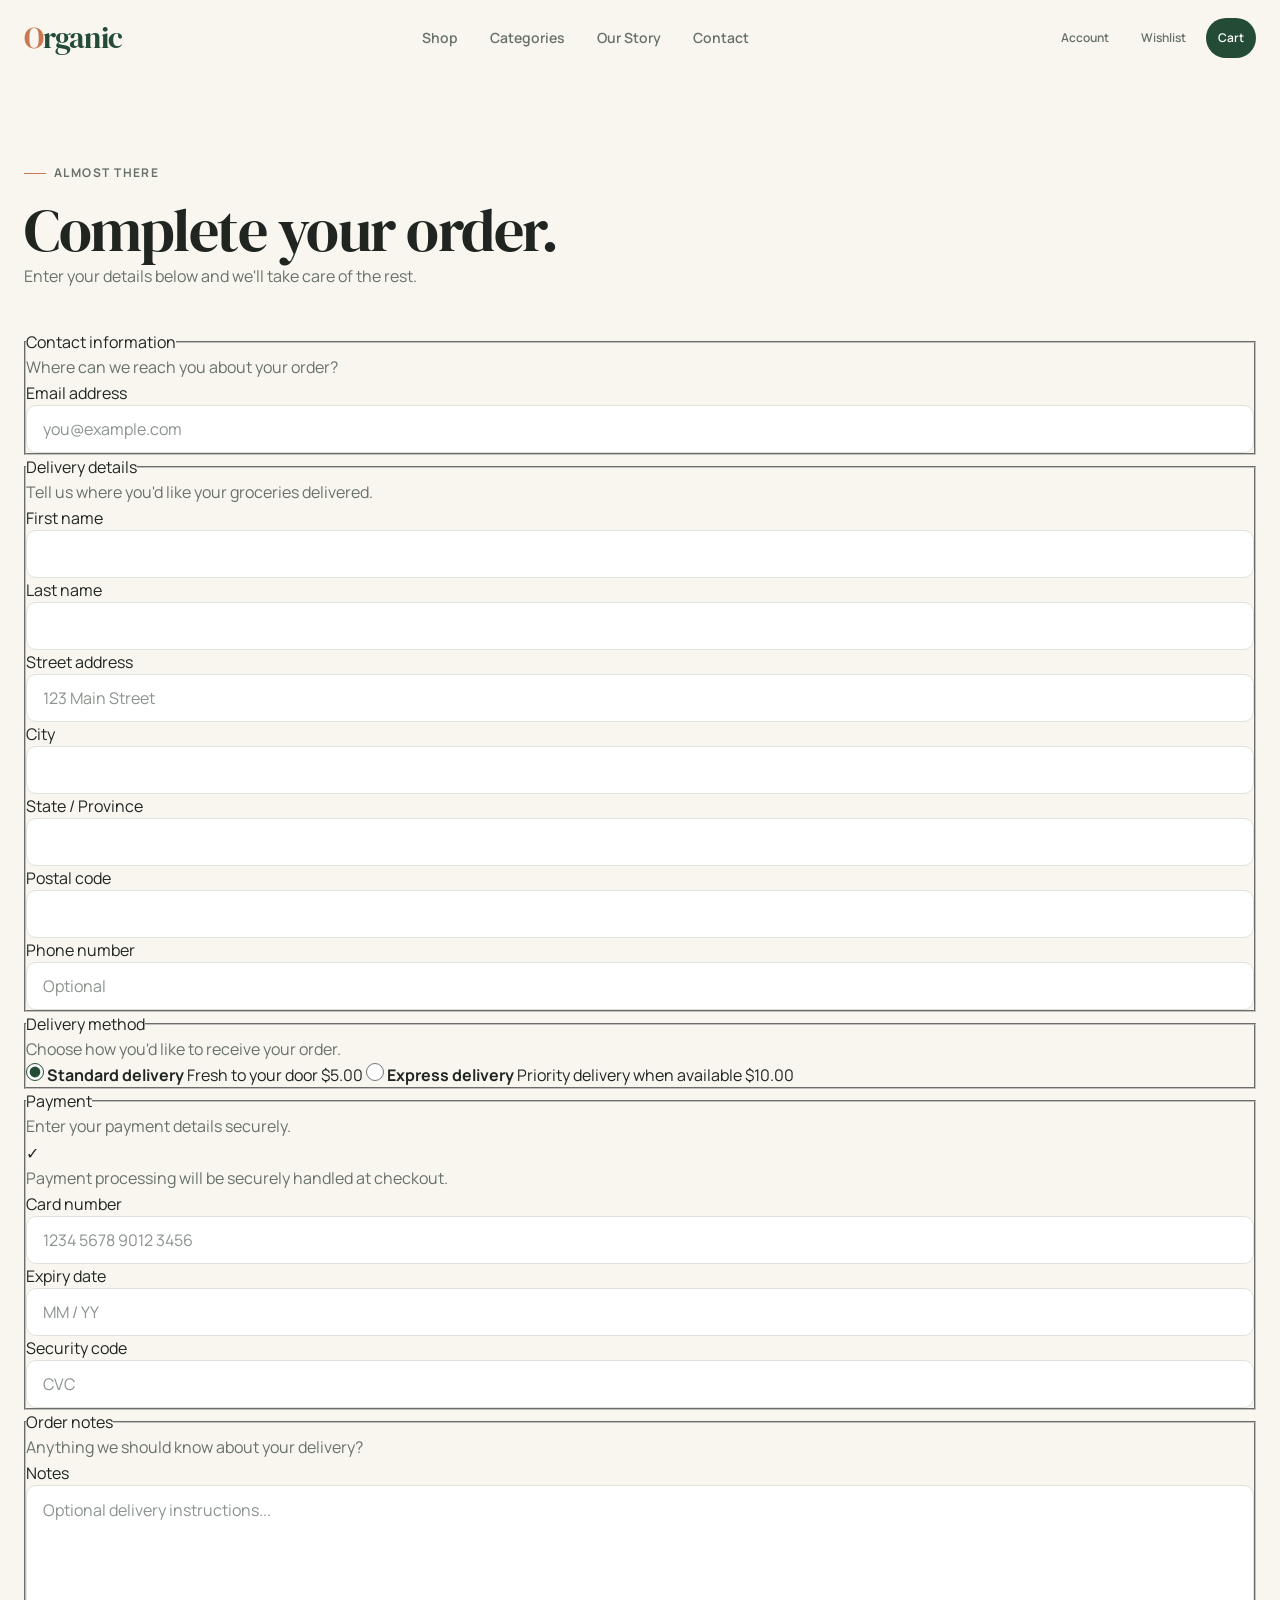
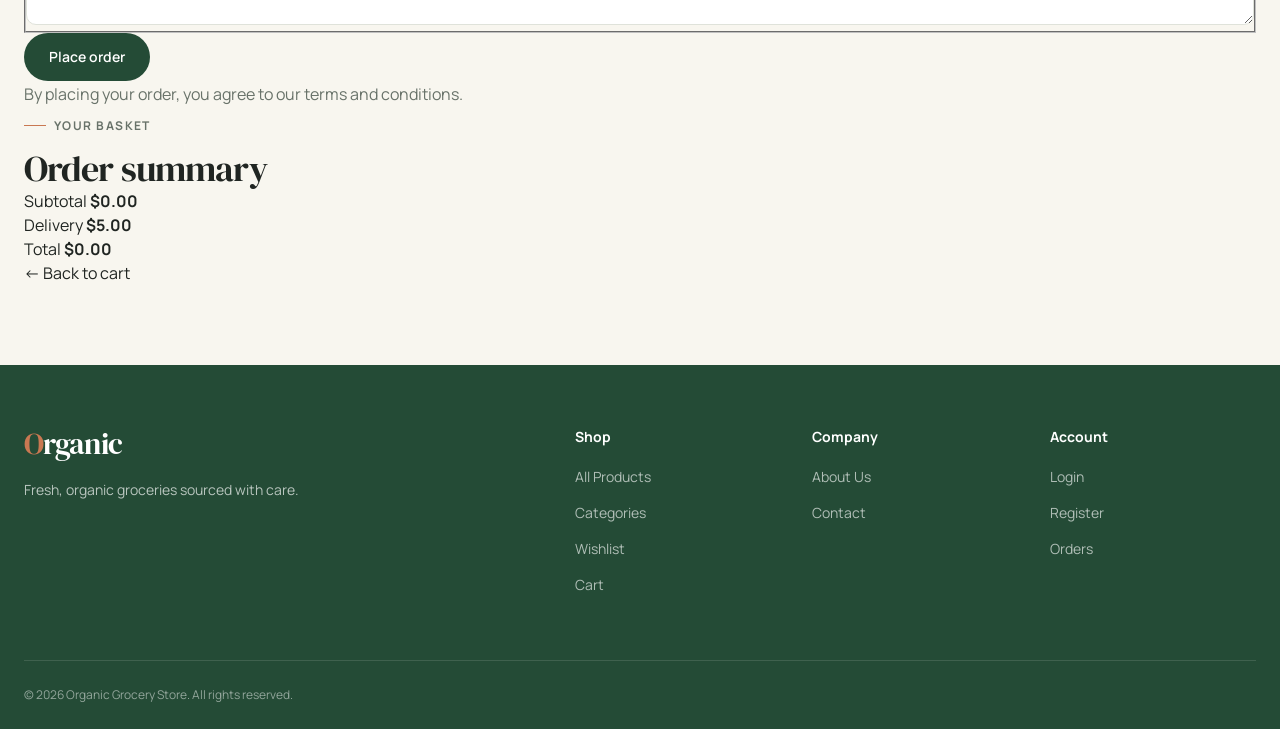
<file: pages/checkout.html>
<!DOCTYPE html>
<html lang="en">

<head>

    <!-- ========================================
         DOCUMENT METADATA
    ======================================== -->

    <meta charset="UTF-8">

    <meta
        name="viewport"
        content="width=device-width, initial-scale=1.0"
    >

    <meta
        name="description"
        content="Complete your order from our organic grocery store."
    >

    <meta
        name="theme-color"
        content="#244b36"
    >

    <title>Checkout | Organic Grocery Store</title>


    <!-- ========================================
         STYLESHEETS
    ======================================== -->

    <link rel="stylesheet" href="../css/variables.css">
    <link rel="stylesheet" href="../css/style.css">
    <link rel="stylesheet" href="../css/responsive.css">


    <!-- ========================================
         FAVICON
    ======================================== -->

    <link
        rel="icon"
        href="../favicon.ico"
        type="image/x-icon"
    >

</head>


<body>

    <!-- ========================================
         HEADER / NAVIGATION
    ======================================== -->

    <header class="site-header">

        <nav
            class="navbar container"
            aria-label="Main navigation"
        >

            <a
                href="../index.html"
                class="logo"
                aria-label="Organic Grocery Store home"
            >
                Organic
            </a>


            <button
                class="menu-toggle"
                type="button"
                aria-label="Open navigation menu"
                aria-expanded="false"
                aria-controls="primary-navigation"
            >

                <span></span>
                <span></span>
                <span></span>

            </button>


            <ul
                class="nav-links"
                id="primary-navigation"
            >

                <li>
                    <a href="shop.html">
                        Shop
                    </a>
                </li>

                <li>
                    <a href="../index.html#categories">
                        Categories
                    </a>
                </li>

                <li>
                    <a href="../index.html#about">
                        Our Story
                    </a>
                </li>

                <li>
                    <a href="contact.html">
                        Contact
                    </a>
                </li>

            </ul>


            <div class="nav-actions">

                <a
                    href="login.html"
                    aria-label="Account"
                >
                    Account
                </a>

                <a
                    href="wishlist.html"
                    aria-label="Wishlist"
                >
                    Wishlist
                </a>

                <a
                    href="cart.html"
                    class="cart-link"
                    aria-label="Shopping cart"
                >
                    Cart

                    <span
                        class="cart-count"
                        data-cart-count
                    >
                        0
                    </span>

                </a>

            </div>

        </nav>

    </header>


    <!-- ========================================
         MAIN CONTENT
    ======================================== -->

    <main id="main-content">

        <section class="checkout-section section">

            <div class="container">


                <!-- ==================================
                     CHECKOUT HEADER
                ================================== -->

                <div class="section-header checkout-header">

                    <span class="eyebrow">
                        Almost there
                    </span>

                    <h1>
                        Complete your order.
                    </h1>

                    <p class="section-description">
                        Enter your details below and we'll
                        take care of the rest.
                    </p>

                </div>


                <!-- ==================================
                     CHECKOUT LAYOUT
                ================================== -->

                <div class="checkout-layout">


                    <!-- ==================================
                         CHECKOUT FORM
                    ================================== -->

                    <form
                        class="checkout-form"
                        id="checkout-form"
                    >


                        <!-- ==================================
                             CONTACT INFORMATION
                        ================================== -->

                        <fieldset class="checkout-fieldset">

                            <legend>
                                Contact information
                            </legend>

                            <p class="checkout-fieldset-description">
                                Where can we reach you about
                                your order?
                            </p>


                            <div class="form-grid">

                                <div class="form-field form-field-full">

                                    <label for="checkout-email">
                                        Email address
                                    </label>

                                    <input
                                        type="email"
                                        id="checkout-email"
                                        name="email"
                                        autocomplete="email"
                                        placeholder="you@example.com"
                                        required
                                    >

                                </div>

                            </div>

                        </fieldset>


                        <!-- ==================================
                             DELIVERY INFORMATION
                        ================================== -->

                        <fieldset class="checkout-fieldset">

                            <legend>
                                Delivery details
                            </legend>

                            <p class="checkout-fieldset-description">
                                Tell us where you'd like your
                                groceries delivered.
                            </p>


                            <div class="form-grid">

                                <div class="form-field">

                                    <label for="checkout-first-name">
                                        First name
                                    </label>

                                    <input
                                        type="text"
                                        id="checkout-first-name"
                                        name="firstName"
                                        autocomplete="given-name"
                                        required
                                    >

                                </div>


                                <div class="form-field">

                                    <label for="checkout-last-name">
                                        Last name
                                    </label>

                                    <input
                                        type="text"
                                        id="checkout-last-name"
                                        name="lastName"
                                        autocomplete="family-name"
                                        required
                                    >

                                </div>


                                <div class="form-field form-field-full">

                                    <label for="checkout-address">
                                        Street address
                                    </label>

                                    <input
                                        type="text"
                                        id="checkout-address"
                                        name="address"
                                        autocomplete="street-address"
                                        placeholder="123 Main Street"
                                        required
                                    >

                                </div>


                                <div class="form-field">

                                    <label for="checkout-city">
                                        City
                                    </label>

                                    <input
                                        type="text"
                                        id="checkout-city"
                                        name="city"
                                        autocomplete="address-level2"
                                        required
                                    >

                                </div>


                                <div class="form-field">

                                    <label for="checkout-state">
                                        State / Province
                                    </label>

                                    <input
                                        type="text"
                                        id="checkout-state"
                                        name="state"
                                        autocomplete="address-level1"
                                        required
                                    >

                                </div>


                                <div class="form-field">

                                    <label for="checkout-postal-code">
                                        Postal code
                                    </label>

                                    <input
                                        type="text"
                                        id="checkout-postal-code"
                                        name="postalCode"
                                        autocomplete="postal-code"
                                        required
                                    >

                                </div>


                                <div class="form-field">

                                    <label for="checkout-phone">
                                        Phone number
                                    </label>

                                    <input
                                        type="tel"
                                        id="checkout-phone"
                                        name="phone"
                                        autocomplete="tel"
                                        placeholder="Optional"
                                    >

                                </div>

                            </div>

                        </fieldset>


                        <!-- ==================================
                             DELIVERY METHOD
                        ================================== -->

                        <fieldset class="checkout-fieldset">

                            <legend>
                                Delivery method
                            </legend>

                            <p class="checkout-fieldset-description">
                                Choose how you'd like to receive
                                your order.
                            </p>


                            <div class="delivery-options">


                                <label class="delivery-option">

                                    <input
                                        type="radio"
                                        name="deliveryMethod"
                                        value="standard"
                                        checked
                                    >

                                    <span class="delivery-option-content">

                                        <strong>
                                            Standard delivery
                                        </strong>

                                        <span>
                                            Fresh to your door
                                        </span>

                                    </span>

                                    <span class="delivery-option-price">
                                        $5.00
                                    </span>

                                </label>


                                <label class="delivery-option">

                                    <input
                                        type="radio"
                                        name="deliveryMethod"
                                        value="express"
                                    >

                                    <span class="delivery-option-content">

                                        <strong>
                                            Express delivery
                                        </strong>

                                        <span>
                                            Priority delivery when available
                                        </span>

                                    </span>

                                    <span class="delivery-option-price">
                                        $10.00
                                    </span>

                                </label>

                            </div>

                        </fieldset>


                        <!-- ==================================
                             PAYMENT
                        ================================== -->

                        <fieldset class="checkout-fieldset">

                            <legend>
                                Payment
                            </legend>

                            <p class="checkout-fieldset-description">
                                Enter your payment details securely.
                            </p>


                            <div class="payment-note">

                                <span
                                    class="payment-note-icon"
                                    aria-hidden="true"
                                >
                                    ✓
                                </span>

                                <p>
                                    Payment processing will be
                                    securely handled at checkout.
                                </p>

                            </div>


                            <div class="form-grid">

                                <div class="form-field form-field-full">

                                    <label for="checkout-card">
                                        Card number
                                    </label>

                                    <input
                                        type="text"
                                        id="checkout-card"
                                        name="cardNumber"
                                        inputmode="numeric"
                                        autocomplete="cc-number"
                                        placeholder="1234 5678 9012 3456"
                                        maxlength="19"
                                        required
                                    >

                                </div>


                                <div class="form-field">

                                    <label for="checkout-expiry">
                                        Expiry date
                                    </label>

                                    <input
                                        type="text"
                                        id="checkout-expiry"
                                        name="expiry"
                                        inputmode="numeric"
                                        autocomplete="cc-exp"
                                        placeholder="MM / YY"
                                        required
                                    >

                                </div>


                                <div class="form-field">

                                    <label for="checkout-cvc">
                                        Security code
                                    </label>

                                    <input
                                        type="text"
                                        id="checkout-cvc"
                                        name="cvc"
                                        inputmode="numeric"
                                        autocomplete="cc-csc"
                                        placeholder="CVC"
                                        maxlength="4"
                                        required
                                    >

                                </div>

                            </div>

                        </fieldset>


                        <!-- ==================================
                             ORDER NOTES
                        ================================== -->

                        <fieldset class="checkout-fieldset">

                            <legend>
                                Order notes
                            </legend>

                            <p class="checkout-fieldset-description">
                                Anything we should know about
                                your delivery?
                            </p>


                            <div class="form-field">

                                <label for="checkout-notes">
                                    Notes
                                </label>

                                <textarea
                                    id="checkout-notes"
                                    name="notes"
                                    placeholder="Optional delivery instructions..."
                                ></textarea>

                            </div>

                        </fieldset>


                        <!-- ==================================
                             SUBMIT
                        ================================== -->

                        <div class="checkout-submit">

                            <button
                                type="submit"
                                class="btn btn-primary checkout-place-order"
                            >
                                Place order
                            </button>

                            <p class="checkout-secure-note">
                                By placing your order, you agree
                                to our terms and conditions.
                            </p>

                        </div>

                    </form>


                    <!-- ==================================
                         ORDER SUMMARY
                    ================================== -->

                    <aside
                        class="checkout-summary"
                        aria-label="Order summary"
                    >

                        <div class="checkout-summary-inner">

                            <div class="checkout-summary-header">

                                <span class="eyebrow">
                                    Your basket
                                </span>

                                <h2>
                                    Order summary
                                </h2>

                            </div>


                            <div
                                class="checkout-items"
                                id="checkout-items"
                                aria-live="polite"
                            >

                                <!-- Order items rendered by JavaScript -->

                            </div>


                            <div class="checkout-summary-divider"></div>


                            <div class="checkout-summary-row">

                                <span>
                                    Subtotal
                                </span>

                                <strong data-checkout-subtotal>
                                    $0.00
                                </strong>

                            </div>


                            <div class="checkout-summary-row">

                                <span>
                                    Delivery
                                </span>

                                <strong data-checkout-delivery>
                                    $5.00
                                </strong>

                            </div>


                            <div class="checkout-summary-divider"></div>


                            <div class="checkout-summary-row checkout-total">

                                <span>
                                    Total
                                </span>

                                <strong data-checkout-total>
                                    $0.00
                                </strong>

                            </div>


                            <a
                                href="cart.html"
                                class="checkout-back-link"
                            >
                                ← Back to cart
                            </a>

                        </div>

                    </aside>

                </div>

            </div>

        </section>

    </main>


    <!-- ========================================
         FOOTER
    ======================================== -->

    <footer class="site-footer">

        <div class="container">

            <div class="footer-content">


                <!-- Brand -->

                <div class="footer-brand">

                    <a
                        href="../index.html"
                        class="logo"
                    >
                        Organic
                    </a>

                    <p>
                        Fresh, organic groceries
                        sourced with care.
                    </p>

                </div>


                <!-- Footer navigation -->

                <div class="footer-links">


                    <div class="footer-column">

                        <h3>
                            Shop
                        </h3>

                        <ul>

                            <li>
                                <a href="shop.html">
                                    All Products
                                </a>
                            </li>

                            <li>
                                <a href="../index.html#categories">
                                    Categories
                                </a>
                            </li>

                            <li>
                                <a href="wishlist.html">
                                    Wishlist
                                </a>
                            </li>

                            <li>
                                <a href="cart.html">
                                    Cart
                                </a>
                            </li>

                        </ul>

                    </div>


                    <div class="footer-column">

                        <h3>
                            Company
                        </h3>

                        <ul>

                            <li>
                                <a href="about.html">
                                    About Us
                                </a>
                            </li>

                            <li>
                                <a href="contact.html">
                                    Contact
                                </a>
                            </li>

                        </ul>

                    </div>


                    <div class="footer-column">

                        <h3>
                            Account
                        </h3>

                        <ul>

                            <li>
                                <a href="login.html">
                                    Login
                                </a>
                            </li>

                            <li>
                                <a href="register.html">
                                    Register
                                </a>
                            </li>

                            <li>
                                <a href="orders.html">
                                    Orders
                                </a>
                            </li>

                        </ul>

                    </div>

                </div>

            </div>


            <div class="footer-bottom">

                <p>
                    &copy; 2026 Organic Grocery Store.
                    All rights reserved.
                </p>

            </div>

        </div>

    </footer>


    <!-- ========================================
         JAVASCRIPT
    ======================================== -->

    <script src="../data/categories.js" defer></script>
    <script src="../data/products.js" defer></script>

    <script src="../js/cart.js" defer></script>
    <script src="../js/forms.js" defer></script>
    <script src="../js/main.js" defer></script>

</body>

</html>
</file>
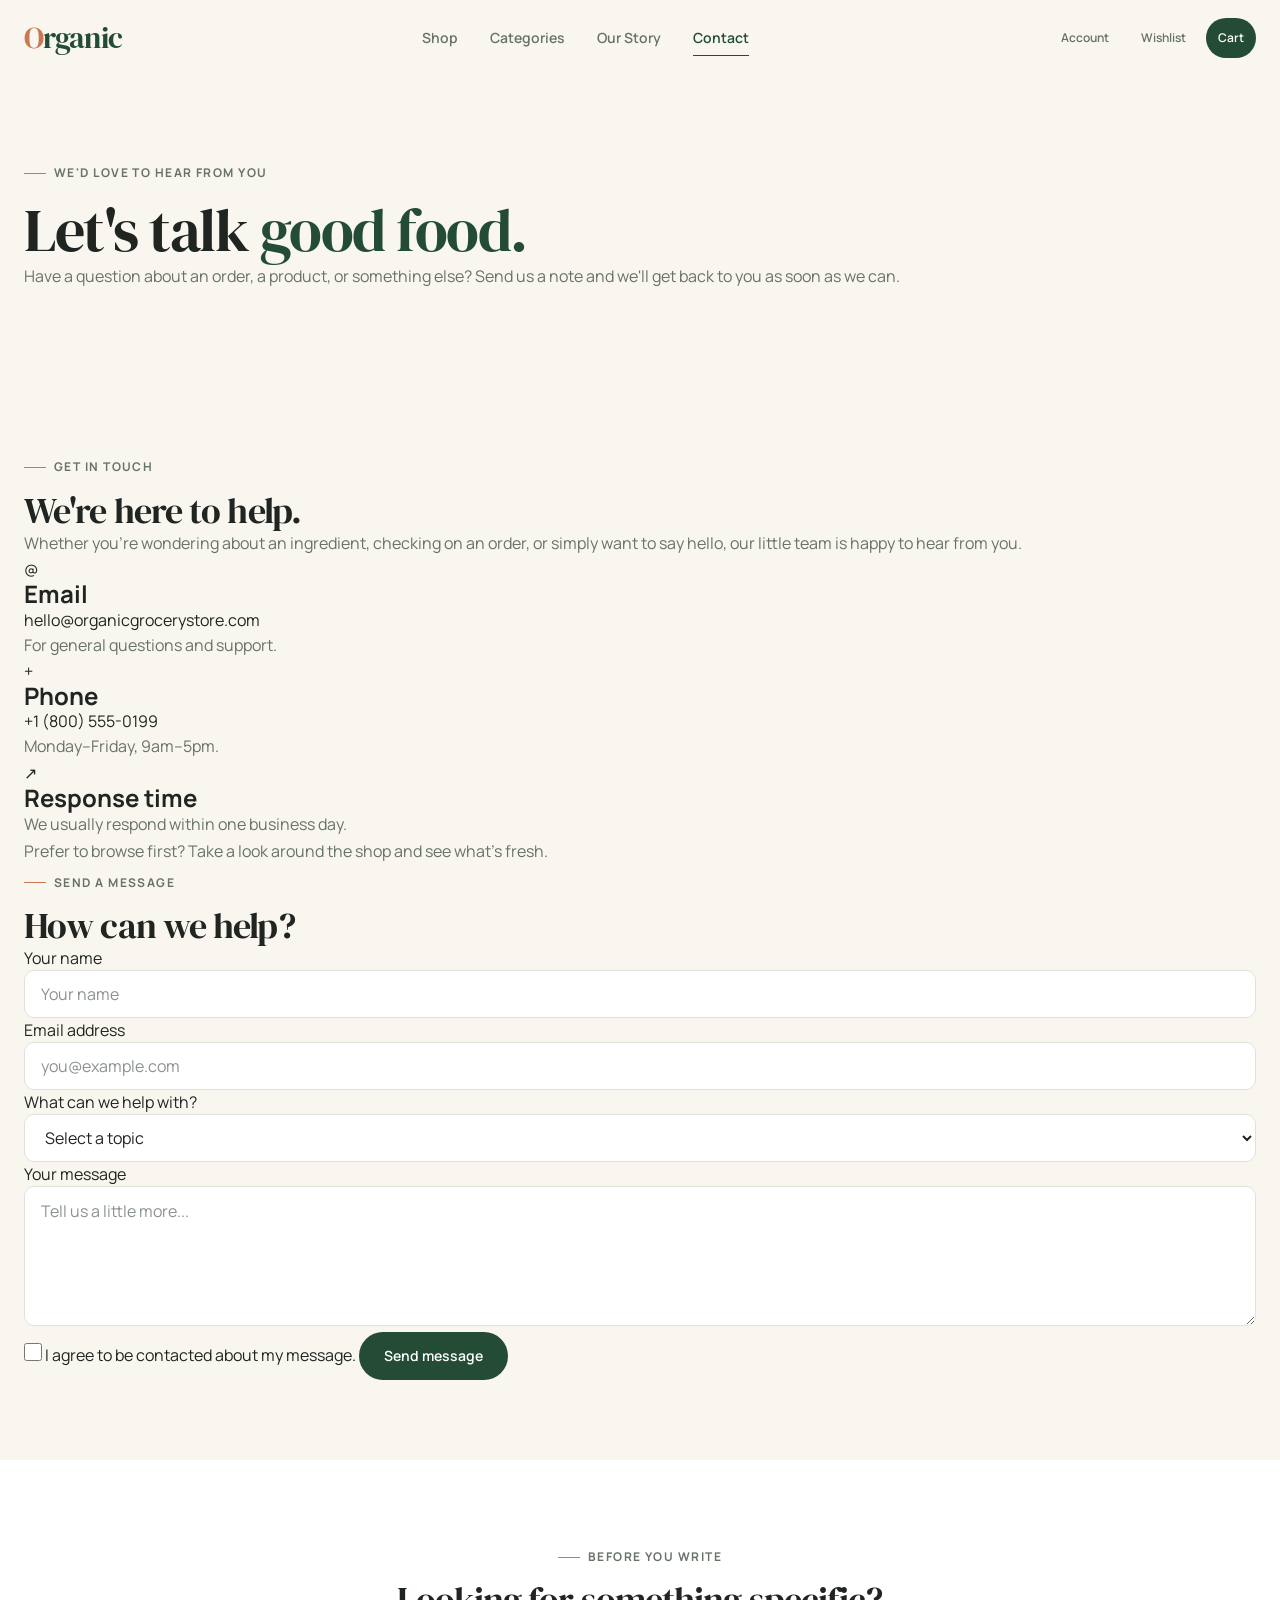
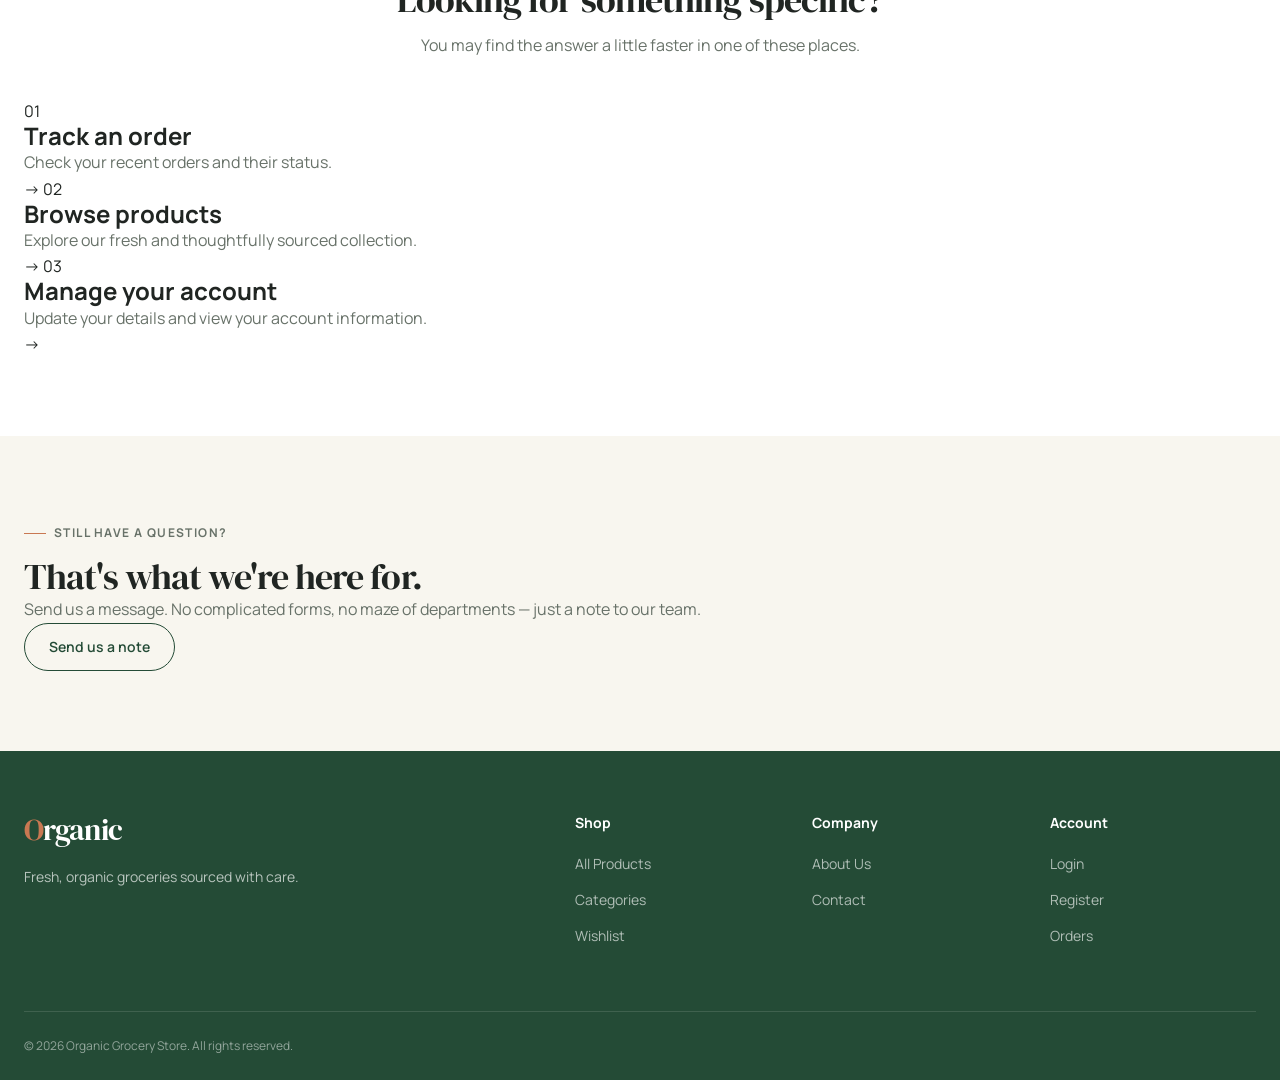
<file: pages/contact.html>
<!DOCTYPE html>
<html lang="en">

<head>

    <!-- ========================================
         DOCUMENT METADATA
    ======================================== -->

    <meta charset="UTF-8">

    <meta
        name="viewport"
        content="width=device-width, initial-scale=1.0"
    >

    <meta
        name="description"
        content="Get in touch with Organic Grocery Store. We're here to help with your orders, products, and questions."
    >

    <meta
        name="theme-color"
        content="#244b36"
    >

    <title>Contact | Organic Grocery Store</title>


    <!-- ========================================
         STYLESHEETS
    ======================================== -->

    <link rel="stylesheet" href="../css/variables.css">
    <link rel="stylesheet" href="../css/style.css">
    <link rel="stylesheet" href="../css/responsive.css">


    <!-- ========================================
         FAVICON
    ======================================== -->

    <link
        rel="icon"
        href="../favicon.ico"
        type="image/x-icon"
    >

</head>


<body>

    <!-- ========================================
         HEADER / NAVIGATION
    ======================================== -->

    <header class="site-header">

        <nav
            class="navbar container"
            aria-label="Main navigation"
        >

            <a
                href="../index.html"
                class="logo"
                aria-label="Organic Grocery Store home"
            >
                Organic
            </a>


            <button
                class="menu-toggle"
                type="button"
                aria-label="Open navigation menu"
                aria-expanded="false"
                aria-controls="primary-navigation"
            >
                <span></span>
                <span></span>
                <span></span>
            </button>


            <ul
                class="nav-links"
                id="primary-navigation"
            >

                <li>
                    <a href="shop.html">
                        Shop
                    </a>
                </li>

                <li>
                    <a href="../index.html#categories">
                        Categories
                    </a>
                </li>

                <li>
                    <a href="../index.html#about">
                        Our Story
                    </a>
                </li>

                <li>
                    <a
                        href="contact.html"
                        class="active"
                        aria-current="page"
                    >
                        Contact
                    </a>
                </li>

            </ul>


            <div class="nav-actions">

                <a href="login.html">
                    Account
                </a>

                <a href="wishlist.html">
                    Wishlist
                </a>

                <a
                    href="cart.html"
                    class="cart-link"
                >
                    Cart

                    <span
                        class="cart-count"
                        data-cart-count
                    >
                        0
                    </span>

                </a>

            </div>

        </nav>

    </header>


    <!-- ========================================
         MAIN CONTENT
    ======================================== -->

    <main id="main-content">


        <!-- ====================================
             CONTACT HERO
        ==================================== -->

        <section class="contact-hero section">

            <div class="container">

                <div class="contact-hero-content">

                    <span class="eyebrow">
                        We'd love to hear from you
                    </span>

                    <h1>
                        Let's talk
                        <span class="text-primary">
                            good food.
                        </span>
                    </h1>

                    <p>
                        Have a question about an order, a product,
                        or something else? Send us a note and we'll
                        get back to you as soon as we can.
                    </p>

                </div>

            </div>

        </section>


        <!-- ====================================
             CONTACT CONTENT
        ==================================== -->

        <section class="section contact-section">

            <div class="container contact-grid">


                <!-- ==================================
                     CONTACT INFORMATION
                ================================== -->

                <div class="contact-information">

                    <span class="eyebrow">
                        Get in touch
                    </span>

                    <h2>
                        We're here to help.
                    </h2>

                    <p class="contact-intro">
                        Whether you're wondering about an
                        ingredient, checking on an order, or
                        simply want to say hello, our little
                        team is happy to hear from you.
                    </p>


                    <!-- Email -->

                    <div class="contact-detail">

                        <div
                            class="contact-detail-icon"
                            aria-hidden="true"
                        >
                            @
                        </div>

                        <div>

                            <h3>
                                Email
                            </h3>

                            <a href="mailto:hello@organicgrocerystore.com">
                                hello@organicgrocerystore.com
                            </a>

                            <p>
                                For general questions and support.
                            </p>

                        </div>

                    </div>


                    <!-- Phone -->

                    <div class="contact-detail">

                        <div
                            class="contact-detail-icon"
                            aria-hidden="true"
                        >
                            +
                        </div>

                        <div>

                            <h3>
                                Phone
                            </h3>

                            <a href="tel:+18005550199">
                                +1 (800) 555-0199
                            </a>

                            <p>
                                Monday–Friday, 9am–5pm.
                            </p>

                        </div>

                    </div>


                    <!-- Response -->

                    <div class="contact-detail">

                        <div
                            class="contact-detail-icon"
                            aria-hidden="true"
                        >
                            ↗
                        </div>

                        <div>

                            <h3>
                                Response time
                            </h3>

                            <p>
                                We usually respond within
                                one business day.
                            </p>

                        </div>

                    </div>


                    <!-- Small brand note -->

                    <div class="contact-note">

                        <p>
                            Prefer to browse first?
                            <a href="shop.html">
                                Take a look around the shop
                            </a>
                            and see what's fresh.
                        </p>

                    </div>

                </div>


                <!-- ==================================
                     CONTACT FORM
                ================================== -->

                <div class="contact-form-wrapper">

                    <div class="contact-form-heading">

                        <span class="eyebrow">
                            Send a message
                        </span>

                        <h2>
                            How can we help?
                        </h2>

                    </div>


                    <form
                        class="contact-form"
                        id="contact-form"
                    >

                        <!-- Name -->

                        <div class="form-field">

                            <label for="contact-name">
                                Your name
                            </label>

                            <input
                                type="text"
                                id="contact-name"
                                name="name"
                                placeholder="Your name"
                                autocomplete="name"
                                required
                            >

                        </div>


                        <!-- Email -->

                        <div class="form-field">

                            <label for="contact-email">
                                Email address
                            </label>

                            <input
                                type="email"
                                id="contact-email"
                                name="email"
                                placeholder="you@example.com"
                                autocomplete="email"
                                required
                            >

                        </div>


                        <!-- Subject -->

                        <div class="form-field">

                            <label for="contact-subject">
                                What can we help with?
                            </label>

                            <select
                                id="contact-subject"
                                name="subject"
                                required
                            >

                                <option
                                    value=""
                                    selected
                                    disabled
                                >
                                    Select a topic
                                </option>

                                <option value="order">
                                    My order
                                </option>

                                <option value="product">
                                    Product question
                                </option>

                                <option value="delivery">
                                    Delivery
                                </option>

                                <option value="account">
                                    Account help
                                </option>

                                <option value="feedback">
                                    Feedback
                                </option>

                                <option value="other">
                                    Something else
                                </option>

                            </select>

                        </div>


                        <!-- Message -->

                        <div class="form-field">

                            <label for="contact-message">
                                Your message
                            </label>

                            <textarea
                                id="contact-message"
                                name="message"
                                placeholder="Tell us a little more..."
                                required
                            ></textarea>

                        </div>


                        <!-- Consent -->

                        <label class="form-checkbox">

                            <input
                                type="checkbox"
                                name="consent"
                                required
                            >

                            <span>
                                I agree to be contacted about
                                my message.
                            </span>

                        </label>


                        <!-- Submit -->

                        <button
                            type="submit"
                            class="btn btn-primary contact-submit"
                        >
                            Send message
                        </button>


                        <!-- Form status -->

                        <p
                            class="form-status"
                            id="contact-form-status"
                            role="status"
                            aria-live="polite"
                        ></p>

                    </form>

                </div>

            </div>

        </section>


        <!-- ====================================
             FAQ / QUICK HELP
        ==================================== -->

        <section class="section contact-help-section bg-white">

            <div class="container">

                <div class="section-header text-center">

                    <span class="eyebrow">
                        Before you write
                    </span>

                    <h2 class="section-title">
                        Looking for something specific?
                    </h2>

                    <p class="section-description">
                        You may find the answer a little faster
                        in one of these places.
                    </p>

                </div>


                <div class="contact-help-grid">


                    <!-- Orders -->

                    <a
                        href="orders.html"
                        class="contact-help-card"
                    >

                        <span
                            class="contact-help-number"
                            aria-hidden="true"
                        >
                            01
                        </span>

                        <div>

                            <h3>
                                Track an order
                            </h3>

                            <p>
                                Check your recent orders
                                and their status.
                            </p>

                        </div>

                        <span
                            class="contact-help-arrow"
                            aria-hidden="true"
                        >
                            →
                        </span>

                    </a>


                    <!-- Shop -->

                    <a
                        href="shop.html"
                        class="contact-help-card"
                    >

                        <span
                            class="contact-help-number"
                            aria-hidden="true"
                        >
                            02
                        </span>

                        <div>

                            <h3>
                                Browse products
                            </h3>

                            <p>
                                Explore our fresh and
                                thoughtfully sourced collection.
                            </p>

                        </div>

                        <span
                            class="contact-help-arrow"
                            aria-hidden="true"
                        >
                            →
                        </span>

                    </a>


                    <!-- Account -->

                    <a
                        href="account.html"
                        class="contact-help-card"
                    >

                        <span
                            class="contact-help-number"
                            aria-hidden="true"
                        >
                            03
                        </span>

                        <div>

                            <h3>
                                Manage your account
                            </h3>

                            <p>
                                Update your details and
                                view your account information.
                            </p>

                        </div>

                        <span
                            class="contact-help-arrow"
                            aria-hidden="true"
                        >
                            →
                        </span>

                    </a>

                </div>

            </div>

        </section>


        <!-- ====================================
             CLOSING BRAND CTA
        ==================================== -->

        <section class="section contact-cta-section">

            <div class="container">

                <div class="contact-cta">

                    <span class="eyebrow">
                        Still have a question?
                    </span>

                    <h2>
                        That's what we're here for.
                    </h2>

                    <p>
                        Send us a message. No complicated forms,
                        no maze of departments — just a note to
                        our team.
                    </p>

                    <a
                        href="#contact-form"
                        class="btn btn-outline"
                    >
                        Send us a note
                    </a>

                </div>

            </div>

        </section>

    </main>


    <!-- ========================================
         FOOTER
    ======================================== -->

    <footer class="site-footer">

        <div class="container">

            <div class="footer-content">

                <div class="footer-brand">

                    <a
                        href="../index.html"
                        class="logo"
                    >
                        Organic
                    </a>

                    <p>
                        Fresh, organic groceries
                        sourced with care.
                    </p>

                </div>


                <div class="footer-links">

                    <div class="footer-column">

                        <h3>
                            Shop
                        </h3>

                        <ul>

                            <li>
                                <a href="shop.html">
                                    All Products
                                </a>
                            </li>

                            <li>
                                <a href="../index.html#categories">
                                    Categories
                                </a>
                            </li>

                            <li>
                                <a href="wishlist.html">
                                    Wishlist
                                </a>
                            </li>

                        </ul>

                    </div>


                    <div class="footer-column">

                        <h3>
                            Company
                        </h3>

                        <ul>

                            <li>
                                <a href="about.html">
                                    About Us
                                </a>
                            </li>

                            <li>
                                <a
                                    href="contact.html"
                                    aria-current="page"
                                >
                                    Contact
                                </a>
                            </li>

                        </ul>

                    </div>


                    <div class="footer-column">

                        <h3>
                            Account
                        </h3>

                        <ul>

                            <li>
                                <a href="login.html">
                                    Login
                                </a>
                            </li>

                            <li>
                                <a href="register.html">
                                    Register
                                </a>
                            </li>

                            <li>
                                <a href="orders.html">
                                    Orders
                                </a>
                            </li>

                        </ul>

                    </div>

                </div>

            </div>


            <div class="footer-bottom">

                <p>
                    &copy; 2026 Organic Grocery Store.
                    All rights reserved.
                </p>

            </div>

        </div>

    </footer>


    <!-- ========================================
         JAVASCRIPT
    ======================================== -->

    <script src="../js/forms.js" defer></script>
    <script src="../js/cart.js" defer></script>
    <script src="../js/main.js" defer></script>

</body>

</html>
</file>
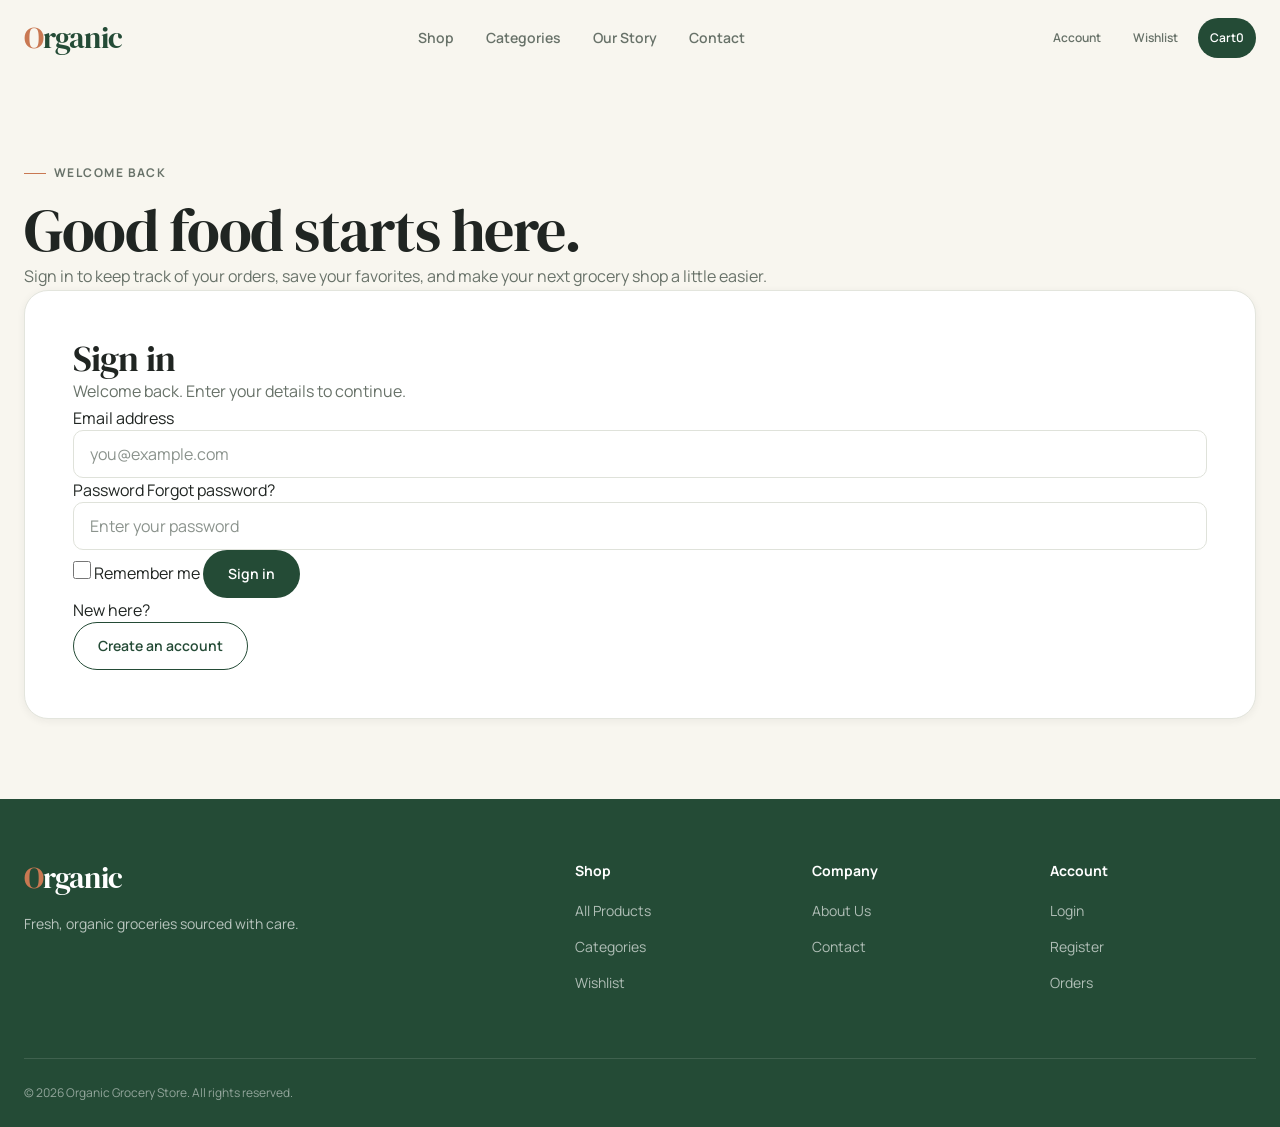
<file: pages/login.html>
<!DOCTYPE html>
<html lang="en">

<head>

    <!-- ========================================
         DOCUMENT METADATA
    ======================================== -->

    <meta charset="UTF-8">

    <meta
        name="viewport"
        content="width=device-width, initial-scale=1.0"
    >

    <meta
        name="description"
        content="Sign in to your Organic Grocery Store account."
    >

    <meta
        name="theme-color"
        content="#244b36"
    >

    <title>Sign In | Organic Grocery Store</title>


    <!-- ========================================
         STYLESHEETS
    ======================================== -->

    <link rel="stylesheet" href="../css/variables.css">
    <link rel="stylesheet" href="../css/style.css">
    <link rel="stylesheet" href="../css/responsive.css">


    <!-- ========================================
         FAVICON
    ======================================== -->

    <link
        rel="icon"
        href="../favicon.ico"
        type="image/x-icon"
    >

</head>


<body>

    <!-- ========================================
         HEADER / NAVIGATION
    ======================================== -->

    <header class="site-header">

        <nav
            class="navbar container"
            aria-label="Main navigation"
        >

            <a
                href="../index.html"
                class="logo"
                aria-label="Organic Grocery Store home"
            >
                Organic
            </a>


            <button
                class="menu-toggle"
                type="button"
                aria-label="Open navigation menu"
                aria-expanded="false"
                aria-controls="primary-navigation"
            >
                <span></span>
                <span></span>
                <span></span>
            </button>


            <ul
                class="nav-links"
                id="primary-navigation"
            >

                <li>
                    <a href="shop.html">
                        Shop
                    </a>
                </li>

                <li>
                    <a href="../index.html#categories">
                        Categories
                    </a>
                </li>

                <li>
                    <a href="../index.html#about">
                        Our Story
                    </a>
                </li>

                <li>
                    <a href="contact.html">
                        Contact
                    </a>
                </li>

            </ul>


            <div class="nav-actions">

                <a
                    href="login.html"
                    aria-current="page"
                >
                    Account
                </a>

                <a href="wishlist.html">
                    Wishlist
                </a>

                <a
                    href="cart.html"
                    class="cart-link"
                >
                    Cart

                    <span
                        class="cart-count"
                        data-cart-count
                    >
                        0
                    </span>

                </a>

            </div>

        </nav>

    </header>


    <!-- ========================================
         MAIN
    ======================================== -->

    <main id="main-content">

        <section class="auth-section section">

            <div class="container">

                <div class="auth-layout">


                    <!-- ==================================
                         AUTH INTRO
                    ================================== -->

                    <div class="auth-intro">

                        <span class="eyebrow">
                            Welcome back
                        </span>

                        <h1>
                            Good food
                            starts here.
                        </h1>

                        <p>
                            Sign in to keep track of your orders,
                            save your favorites, and make your next
                            grocery shop a little easier.
                        </p>

                    </div>


                    <!-- ==================================
                         LOGIN CARD
                    ================================== -->

                    <div class="auth-card">

                        <div class="auth-card-header">

                            <h2>
                                Sign in
                            </h2>

                            <p>
                                Welcome back. Enter your details
                                to continue.
                            </p>

                        </div>


                        <form
                            class="auth-form"
                            id="login-form"
                        >

                            <!-- Email -->

                            <div class="form-field">

                                <label for="login-email">
                                    Email address
                                </label>

                                <input
                                    type="email"
                                    id="login-email"
                                    name="email"
                                    autocomplete="email"
                                    placeholder="you@example.com"
                                    required
                                >

                            </div>


                            <!-- Password -->

                            <div class="form-field">

                                <div class="form-field-header">

                                    <label for="login-password">
                                        Password
                                    </label>

                                    <a
                                        href="#"
                                        class="form-link"
                                        id="forgot-password"
                                    >
                                        Forgot password?
                                    </a>

                                </div>

                                <input
                                    type="password"
                                    id="login-password"
                                    name="password"
                                    autocomplete="current-password"
                                    placeholder="Enter your password"
                                    required
                                >

                            </div>


                            <!-- Remember Me -->

                            <label class="form-checkbox">

                                <input
                                    type="checkbox"
                                    name="remember"
                                >

                                <span>
                                    Remember me
                                </span>

                            </label>


                            <!-- Submit -->

                            <button
                                type="submit"
                                class="btn btn-primary auth-submit"
                            >
                                Sign in
                            </button>

                        </form>


                        <!-- Register -->

                        <div class="auth-divider">

                            <span>
                                New here?
                            </span>

                        </div>


                        <a
                            href="register.html"
                            class="btn btn-outline auth-register"
                        >
                            Create an account
                        </a>

                    </div>

                </div>

            </div>

        </section>

    </main>


    <!-- ========================================
         FOOTER
    ======================================== -->

    <footer class="site-footer">

        <div class="container">

            <div class="footer-content">

                <div class="footer-brand">

                    <a
                        href="../index.html"
                        class="logo"
                    >
                        Organic
                    </a>

                    <p>
                        Fresh, organic groceries
                        sourced with care.
                    </p>

                </div>


                <div class="footer-links">

                    <div class="footer-column">

                        <h3>
                            Shop
                        </h3>

                        <ul>

                            <li>
                                <a href="shop.html">
                                    All Products
                                </a>
                            </li>

                            <li>
                                <a href="../index.html#categories">
                                    Categories
                                </a>
                            </li>

                            <li>
                                <a href="wishlist.html">
                                    Wishlist
                                </a>
                            </li>

                        </ul>

                    </div>


                    <div class="footer-column">

                        <h3>
                            Company
                        </h3>

                        <ul>

                            <li>
                                <a href="about.html">
                                    About Us
                                </a>
                            </li>

                            <li>
                                <a href="contact.html">
                                    Contact
                                </a>
                            </li>

                        </ul>

                    </div>


                    <div class="footer-column">

                        <h3>
                            Account
                        </h3>

                        <ul>

                            <li>
                                <a
                                    href="login.html"
                                    aria-current="page"
                                >
                                    Login
                                </a>
                            </li>

                            <li>
                                <a href="register.html">
                                    Register
                                </a>
                            </li>

                            <li>
                                <a href="orders.html">
                                    Orders
                                </a>
                            </li>

                        </ul>

                    </div>

                </div>

            </div>


            <div class="footer-bottom">

                <p>
                    &copy; 2026 Organic Grocery Store.
                    All rights reserved.
                </p>

            </div>

        </div>

    </footer>


    <!-- ========================================
         JAVASCRIPT
    ======================================== -->

    <script src="../js/forms.js" defer></script>
    <script src="../js/main.js" defer></script>

</body>

</html>
</file>
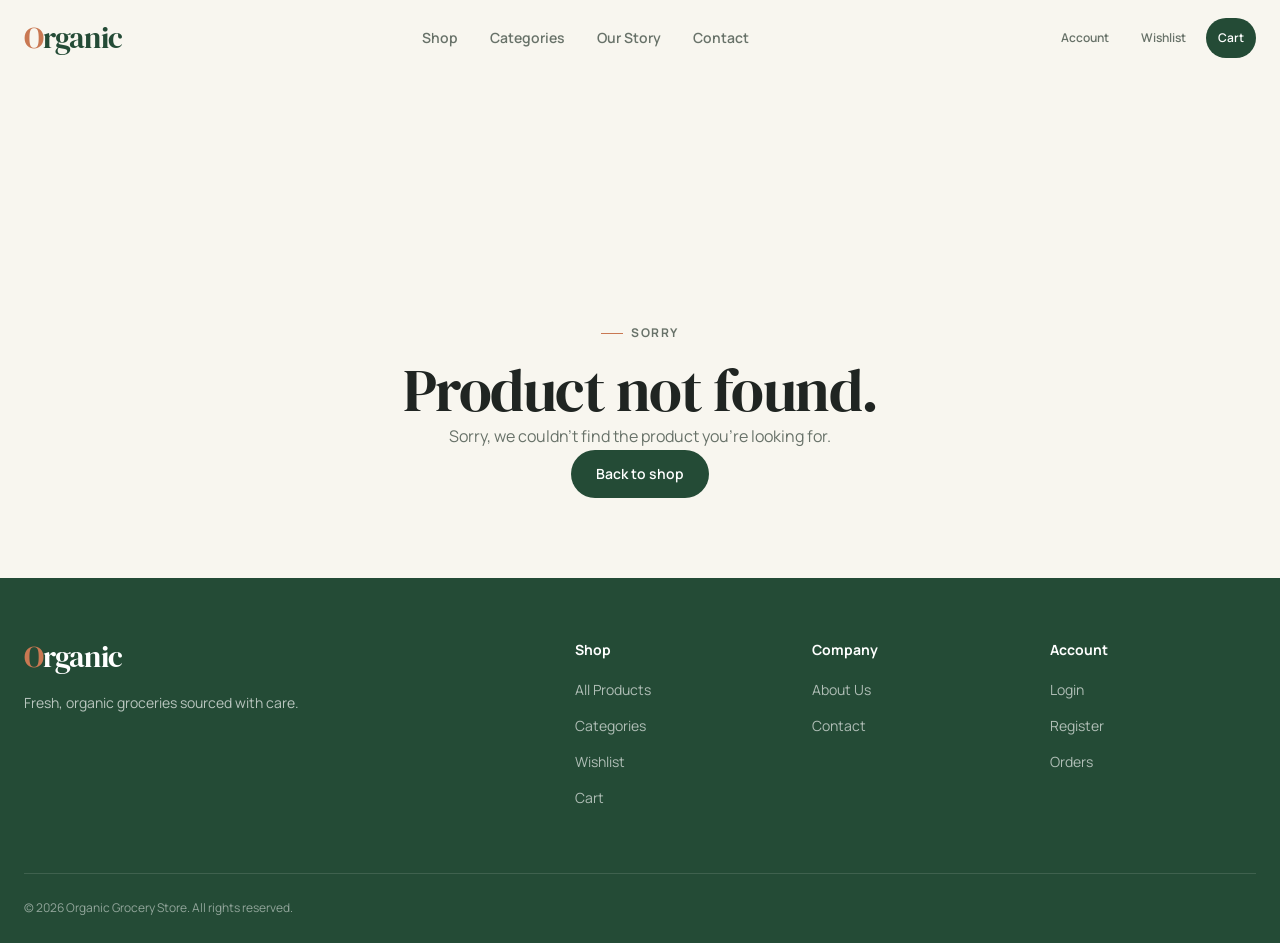
<file: pages/product.html>
<!DOCTYPE html>
<html lang="en">

<head>

    <!-- ========================================
         DOCUMENT METADATA
    ======================================== -->

    <meta charset="UTF-8">

    <meta
        name="viewport"
        content="width=device-width, initial-scale=1.0"
    >

    <meta
        name="description"
        content="View product details and shop fresh organic groceries."
    >

    <meta
        name="theme-color"
        content="#244b36"
    >

    <title>Product | Organic Grocery Store</title>


    <!-- ========================================
         STYLESHEETS
    ======================================== -->

    <link rel="stylesheet" href="../css/variables.css">
    <link rel="stylesheet" href="../css/style.css">
    <link rel="stylesheet" href="../css/responsive.css">


    <!-- ========================================
         FAVICON
    ======================================== -->

    <link
        rel="icon"
        href="../favicon.ico"
        type="image/x-icon"
    >

</head>


<body>

    <!-- ========================================
         HEADER / NAVIGATION
    ======================================== -->

    <header class="site-header">

        <nav
            class="navbar container"
            aria-label="Main navigation"
        >

            <a
                href="../index.html"
                class="logo"
                aria-label="Organic Grocery Store home"
            >
                Organic
            </a>


            <button
                class="menu-toggle"
                type="button"
                aria-label="Open navigation menu"
                aria-expanded="false"
                aria-controls="primary-navigation"
            >
                <span></span>
                <span></span>
                <span></span>
            </button>


            <ul
                class="nav-links"
                id="primary-navigation"
            >

                <li>
                    <a href="shop.html">
                        Shop
                    </a>
                </li>

                <li>
                    <a href="../index.html#categories">
                        Categories
                    </a>
                </li>

                <li>
                    <a href="../index.html#about">
                        Our Story
                    </a>
                </li>

                <li>
                    <a href="contact.html">
                        Contact
                    </a>
                </li>

            </ul>


            <div class="nav-actions">

                <a
                    href="login.html"
                    aria-label="Account"
                >
                    Account
                </a>

                <a
                    href="wishlist.html"
                    aria-label="Wishlist"
                >
                    Wishlist
                </a>

                <a
                    href="cart.html"
                    class="cart-link"
                    aria-label="Shopping cart"
                >
                    Cart
                    <span
                        class="cart-count"
                        data-cart-count
                    >
                        0
                    </span>
                </a>

            </div>

        </nav>

    </header>


    <!-- ========================================
         MAIN CONTENT
    ======================================== -->

    <main id="main-content">


        <!-- ====================================
             PRODUCT DETAIL
        ==================================== -->

        <section class="product-detail-section section">

            <div
                class="container"
                id="product-detail"
            >

                <div class="product-loading">

                    <p>
                        Loading product...
                    </p>

                </div>

            </div>

        </section>


        <!-- ====================================
             PRODUCT NOT FOUND
        ==================================== -->

        <section
            class="product-not-found section"
            id="product-not-found"
            hidden
        >

            <div class="container text-center">

                <span class="eyebrow">
                    Sorry
                </span>

                <h1>
                    Product not found.
                </h1>

                <p>
                    Sorry, we couldn't find the product
                    you're looking for.
                </p>

                <a
                    href="shop.html"
                    class="btn btn-primary"
                >
                    Back to shop
                </a>

            </div>

        </section>

    </main>


    <!-- ========================================
         FOOTER
    ======================================== -->

    <footer class="site-footer">

        <div class="container">

            <div class="footer-content">


                <!-- Brand -->

                <div class="footer-brand">

                    <a
                        href="../index.html"
                        class="logo"
                    >
                        Organic
                    </a>

                    <p>
                        Fresh, organic groceries
                        sourced with care.
                    </p>

                </div>


                <!-- Footer navigation -->

                <div class="footer-links">


                    <!-- Shop -->

                    <div class="footer-column">

                        <h3>
                            Shop
                        </h3>

                        <ul>

                            <li>
                                <a href="shop.html">
                                    All Products
                                </a>
                            </li>

                            <li>
                                <a href="../index.html#categories">
                                    Categories
                                </a>
                            </li>

                            <li>
                                <a href="wishlist.html">
                                    Wishlist
                                </a>
                            </li>

                            <li>
                                <a href="cart.html">
                                    Cart
                                </a>
                            </li>

                        </ul>

                    </div>


                    <!-- Company -->

                    <div class="footer-column">

                        <h3>
                            Company
                        </h3>

                        <ul>

                            <li>
                                <a href="about.html">
                                    About Us
                                </a>
                            </li>

                            <li>
                                <a href="contact.html">
                                    Contact
                                </a>
                            </li>

                        </ul>

                    </div>


                    <!-- Account -->

                    <div class="footer-column">

                        <h3>
                            Account
                        </h3>

                        <ul>

                            <li>
                                <a href="login.html">
                                    Login
                                </a>
                            </li>

                            <li>
                                <a href="register.html">
                                    Register
                                </a>
                            </li>

                            <li>
                                <a href="orders.html">
                                    Orders
                                </a>
                            </li>

                        </ul>

                    </div>

                </div>

            </div>


            <div class="footer-bottom">

                <p>
                    &copy; 2026 Organic Grocery Store.
                    All rights reserved.
                </p>

            </div>

        </div>

    </footer>


    <!-- ========================================
         JAVASCRIPT
    ======================================== -->

    <script src="../data/categories.js" defer></script>
    <script src="../data/products.js" defer></script>

    <script src="../js/products.js" defer></script>
    <script src="../js/cart.js" defer></script>
    <script src="../js/main.js" defer></script>

</body>

</html>
</file>
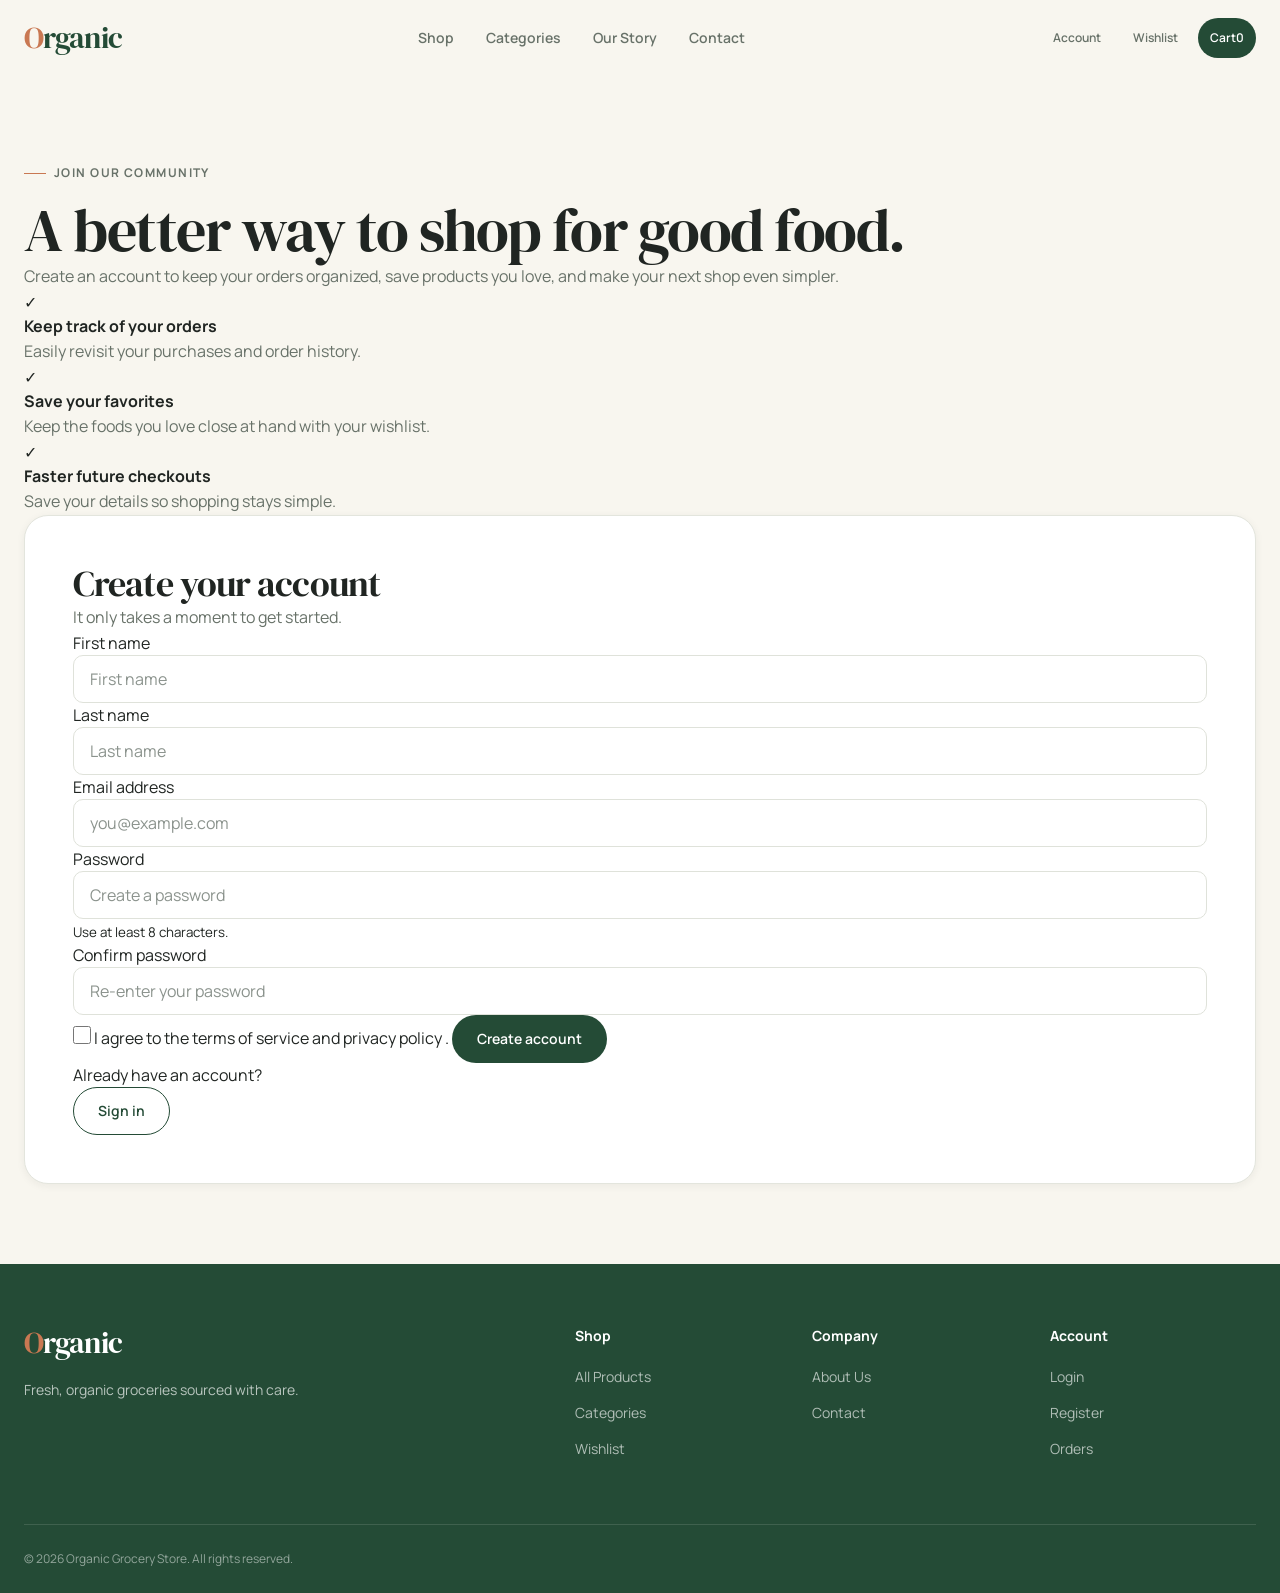
<file: pages/register.html>
<!DOCTYPE html>
<html lang="en">

<head>

    <!-- ========================================
         DOCUMENT METADATA
    ======================================== -->

    <meta charset="UTF-8">

    <meta
        name="viewport"
        content="width=device-width, initial-scale=1.0"
    >

    <meta
        name="description"
        content="Create your Organic Grocery Store account."
    >

    <meta
        name="theme-color"
        content="#244b36"
    >

    <title>Create an Account | Organic Grocery Store</title>


    <!-- ========================================
         STYLESHEETS
    ======================================== -->

    <link rel="stylesheet" href="../css/variables.css">
    <link rel="stylesheet" href="../css/style.css">
    <link rel="stylesheet" href="../css/responsive.css">


    <!-- ========================================
         FAVICON
    ======================================== -->

    <link
        rel="icon"
        href="../favicon.ico"
        type="image/x-icon"
    >

</head>


<body>

    <!-- ========================================
         HEADER / NAVIGATION
    ======================================== -->

    <header class="site-header">

        <nav
            class="navbar container"
            aria-label="Main navigation"
        >

            <a
                href="../index.html"
                class="logo"
                aria-label="Organic Grocery Store home"
            >
                Organic
            </a>


            <button
                class="menu-toggle"
                type="button"
                aria-label="Open navigation menu"
                aria-expanded="false"
                aria-controls="primary-navigation"
            >
                <span></span>
                <span></span>
                <span></span>
            </button>


            <ul
                class="nav-links"
                id="primary-navigation"
            >

                <li>
                    <a href="shop.html">
                        Shop
                    </a>
                </li>

                <li>
                    <a href="../index.html#categories">
                        Categories
                    </a>
                </li>

                <li>
                    <a href="../index.html#about">
                        Our Story
                    </a>
                </li>

                <li>
                    <a href="contact.html">
                        Contact
                    </a>
                </li>

            </ul>


            <div class="nav-actions">

                <a
                    href="login.html"
                    aria-label="Account"
                >
                    Account
                </a>

                <a
                    href="wishlist.html"
                    aria-label="Wishlist"
                >
                    Wishlist
                </a>

                <a
                    href="cart.html"
                    class="cart-link"
                    aria-label="Shopping cart"
                >
                    Cart

                    <span
                        class="cart-count"
                        data-cart-count
                    >
                        0
                    </span>

                </a>

            </div>

        </nav>

    </header>


    <!-- ========================================
         MAIN
    ======================================== -->

    <main id="main-content">

        <section class="auth-section section">

            <div class="container">

                <div class="auth-layout">


                    <!-- ==================================
                         AUTH INTRO
                    ================================== -->

                    <div class="auth-intro">

                        <span class="eyebrow">
                            Join our community
                        </span>

                        <h1>
                            A better way
                            to shop for good food.
                        </h1>

                        <p>
                            Create an account to keep your orders
                            organized, save products you love, and
                            make your next shop even simpler.
                        </p>


                        <div class="auth-benefits">

                            <div class="auth-benefit">

                                <span
                                    class="auth-benefit-mark"
                                    aria-hidden="true"
                                >
                                    ✓
                                </span>

                                <div>

                                    <strong>
                                        Keep track of your orders
                                    </strong>

                                    <p>
                                        Easily revisit your purchases
                                        and order history.
                                    </p>

                                </div>

                            </div>


                            <div class="auth-benefit">

                                <span
                                    class="auth-benefit-mark"
                                    aria-hidden="true"
                                >
                                    ✓
                                </span>

                                <div>

                                    <strong>
                                        Save your favorites
                                    </strong>

                                    <p>
                                        Keep the foods you love close
                                        at hand with your wishlist.
                                    </p>

                                </div>

                            </div>


                            <div class="auth-benefit">

                                <span
                                    class="auth-benefit-mark"
                                    aria-hidden="true"
                                >
                                    ✓
                                </span>

                                <div>

                                    <strong>
                                        Faster future checkouts
                                    </strong>

                                    <p>
                                        Save your details so shopping
                                        stays simple.
                                    </p>

                                </div>

                            </div>

                        </div>

                    </div>


                    <!-- ==================================
                         REGISTER CARD
                    ================================== -->

                    <div class="auth-card">

                        <div class="auth-card-header">

                            <h2>
                                Create your account
                            </h2>

                            <p>
                                It only takes a moment to get started.
                            </p>

                        </div>


                        <form
                            class="auth-form"
                            id="register-form"
                        >

                            <!-- Name -->

                            <div class="form-grid">

                                <div class="form-field">

                                    <label for="register-first-name">
                                        First name
                                    </label>

                                    <input
                                        type="text"
                                        id="register-first-name"
                                        name="firstName"
                                        autocomplete="given-name"
                                        placeholder="First name"
                                        required
                                    >

                                </div>


                                <div class="form-field">

                                    <label for="register-last-name">
                                        Last name
                                    </label>

                                    <input
                                        type="text"
                                        id="register-last-name"
                                        name="lastName"
                                        autocomplete="family-name"
                                        placeholder="Last name"
                                        required
                                    >

                                </div>

                            </div>


                            <!-- Email -->

                            <div class="form-field">

                                <label for="register-email">
                                    Email address
                                </label>

                                <input
                                    type="email"
                                    id="register-email"
                                    name="email"
                                    autocomplete="email"
                                    placeholder="you@example.com"
                                    required
                                >

                            </div>


                            <!-- Password -->

                            <div class="form-field">

                                <label for="register-password">
                                    Password
                                </label>

                                <input
                                    type="password"
                                    id="register-password"
                                    name="password"
                                    autocomplete="new-password"
                                    placeholder="Create a password"
                                    minlength="8"
                                    required
                                >

                                <small class="form-help">
                                    Use at least 8 characters.
                                </small>

                            </div>


                            <!-- Confirm Password -->

                            <div class="form-field">

                                <label for="register-password-confirm">
                                    Confirm password
                                </label>

                                <input
                                    type="password"
                                    id="register-password-confirm"
                                    name="passwordConfirm"
                                    autocomplete="new-password"
                                    placeholder="Re-enter your password"
                                    minlength="8"
                                    required
                                >

                            </div>


                            <!-- Terms -->

                            <label class="form-checkbox">

                                <input
                                    type="checkbox"
                                    name="terms"
                                    required
                                >

                                <span>
                                    I agree to the
                                    <a
                                        href="#"
                                        class="form-link"
                                    >
                                        terms of service
                                    </a>
                                    and
                                    <a
                                        href="#"
                                        class="form-link"
                                    >
                                        privacy policy
                                    </a>.
                                </span>

                            </label>


                            <!-- Submit -->

                            <button
                                type="submit"
                                class="btn btn-primary auth-submit"
                            >
                                Create account
                            </button>

                        </form>


                        <!-- Existing Account -->

                        <div class="auth-divider">

                            <span>
                                Already have an account?
                            </span>

                        </div>


                        <a
                            href="login.html"
                            class="btn btn-outline auth-register"
                        >
                            Sign in
                        </a>

                    </div>

                </div>

            </div>

        </section>

    </main>


    <!-- ========================================
         FOOTER
    ======================================== -->

    <footer class="site-footer">

        <div class="container">

            <div class="footer-content">

                <div class="footer-brand">

                    <a
                        href="../index.html"
                        class="logo"
                    >
                        Organic
                    </a>

                    <p>
                        Fresh, organic groceries
                        sourced with care.
                    </p>

                </div>


                <div class="footer-links">

                    <div class="footer-column">

                        <h3>
                            Shop
                        </h3>

                        <ul>

                            <li>
                                <a href="shop.html">
                                    All Products
                                </a>
                            </li>

                            <li>
                                <a href="../index.html#categories">
                                    Categories
                                </a>
                            </li>

                            <li>
                                <a href="wishlist.html">
                                    Wishlist
                                </a>
                            </li>

                        </ul>

                    </div>


                    <div class="footer-column">

                        <h3>
                            Company
                        </h3>

                        <ul>

                            <li>
                                <a href="about.html">
                                    About Us
                                </a>
                            </li>

                            <li>
                                <a href="contact.html">
                                    Contact
                                </a>
                            </li>

                        </ul>

                    </div>


                    <div class="footer-column">

                        <h3>
                            Account
                        </h3>

                        <ul>

                            <li>
                                <a href="login.html">
                                    Login
                                </a>
                            </li>

                            <li>
                                <a
                                    href="register.html"
                                    aria-current="page"
                                >
                                    Register
                                </a>
                            </li>

                            <li>
                                <a href="orders.html">
                                    Orders
                                </a>
                            </li>

                        </ul>

                    </div>

                </div>

            </div>


            <div class="footer-bottom">

                <p>
                    &copy; 2026 Organic Grocery Store.
                    All rights reserved.
                </p>

            </div>

        </div>

    </footer>


    <!-- ========================================
         JAVASCRIPT
    ======================================== -->

    <script src="../js/forms.js" defer></script>
    <script src="../js/main.js" defer></script>

</body>

</html>
</file>
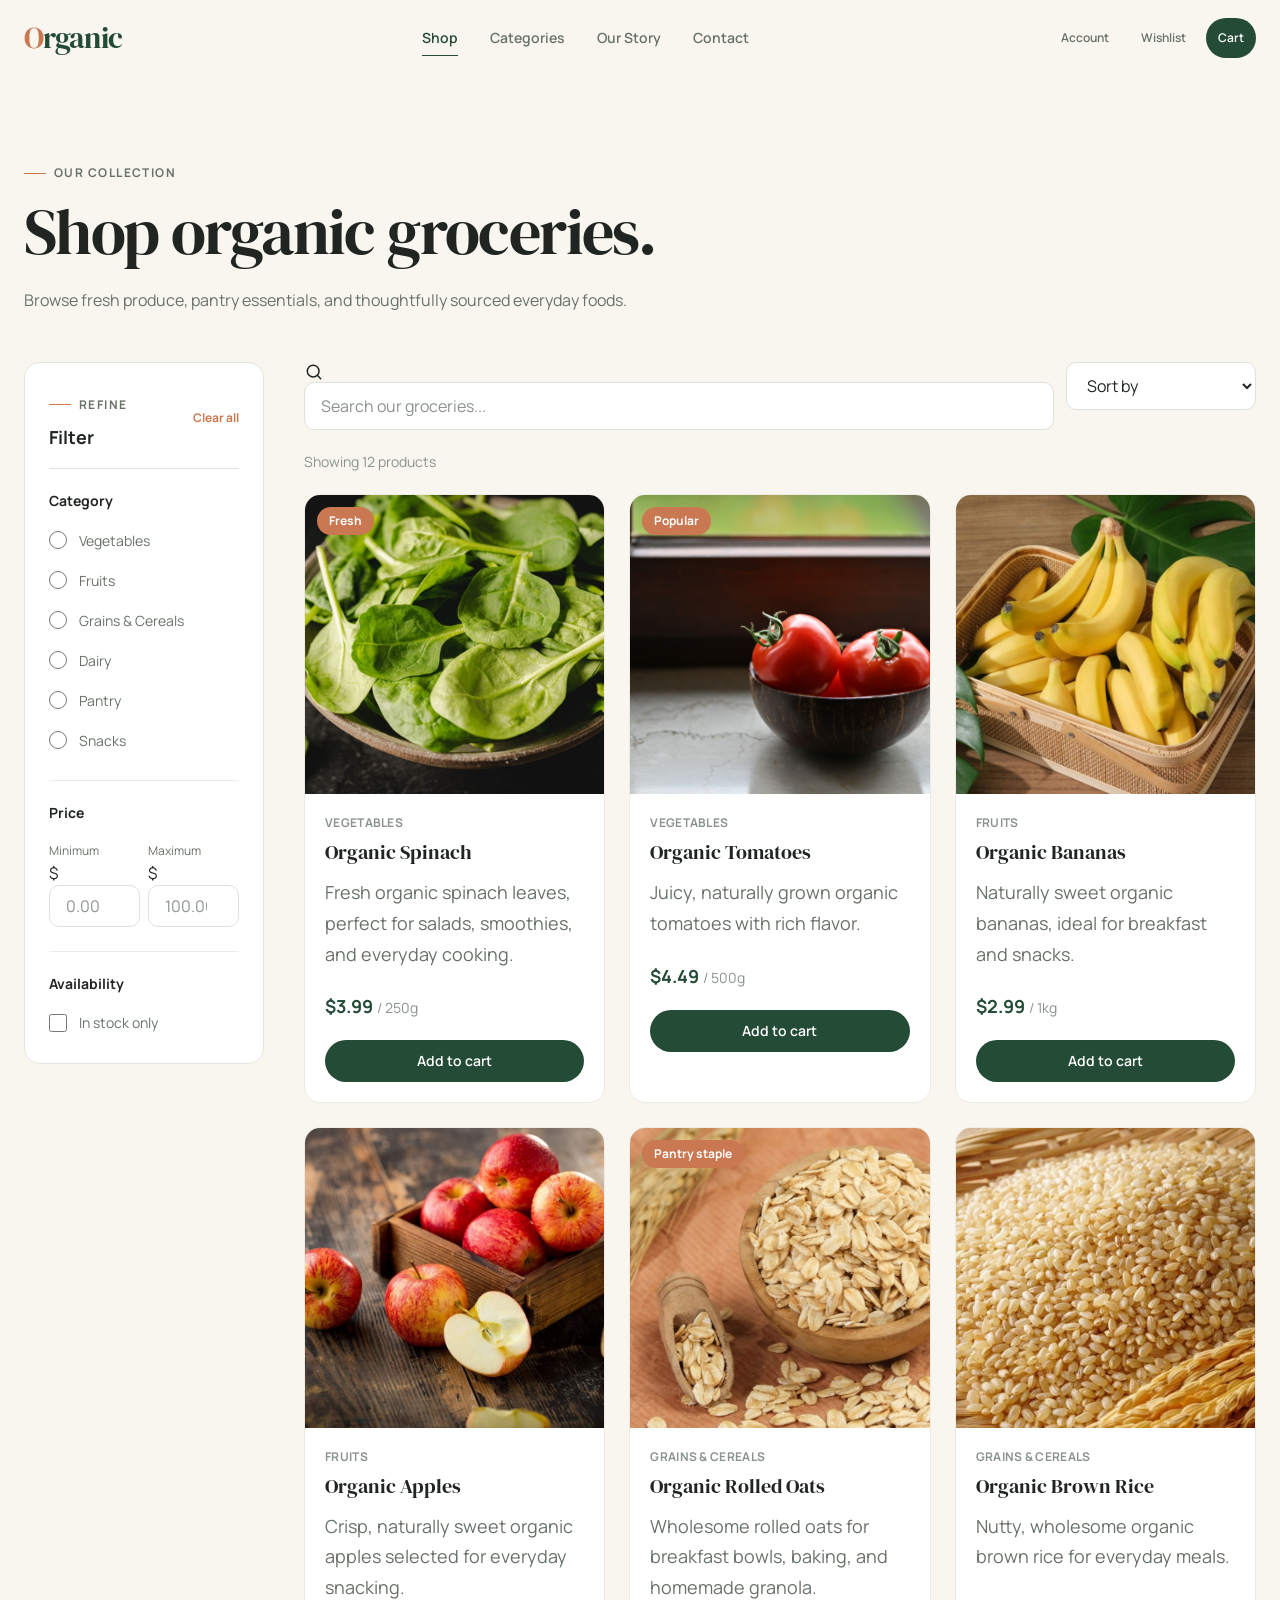
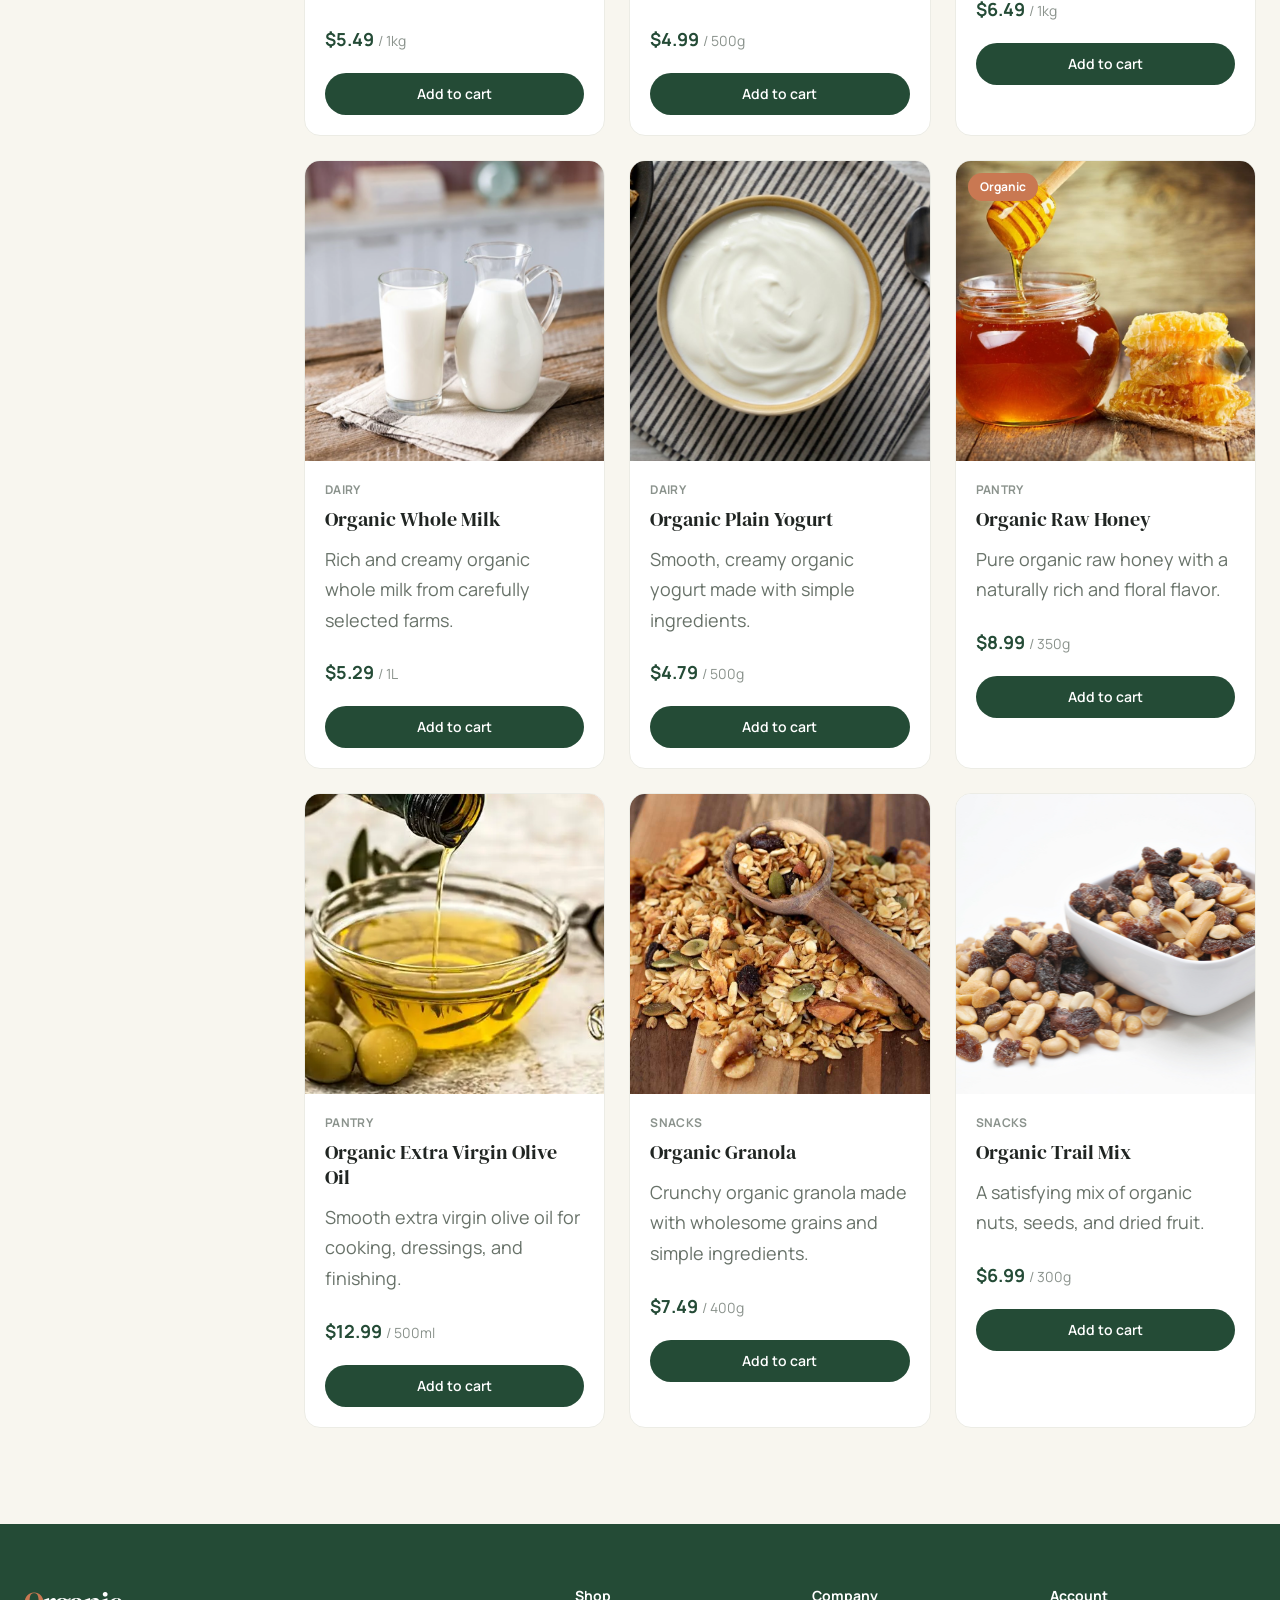
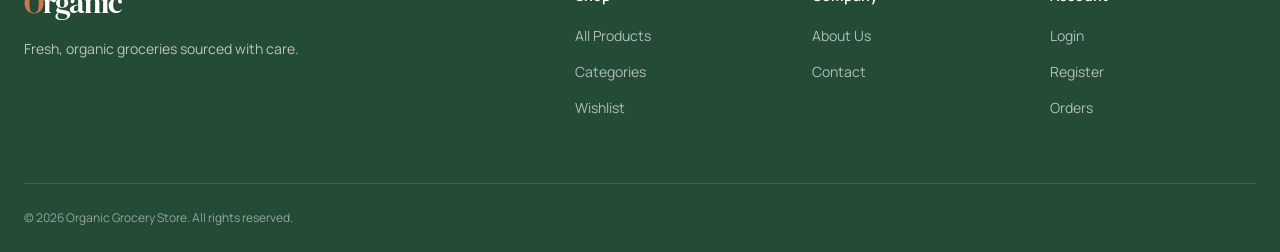
<file: pages/shop.html>
<!DOCTYPE html>
<html lang="en">

<head>

    <!-- ========================================
         DOCUMENT METADATA
    ======================================== -->

    <meta charset="UTF-8">

    <meta
        name="viewport"
        content="width=device-width, initial-scale=1.0"
    >

    <meta
        name="description"
        content="Shop fresh organic groceries, seasonal produce, pantry essentials, and thoughtfully sourced everyday foods."
    >

    <meta
        name="theme-color"
        content="#244b36"
    >

    <title>Shop | Organic Grocery Store</title>


    <!-- ========================================
         STYLESHEETS
    ======================================== -->

    <link rel="stylesheet" href="../css/variables.css">
    <link rel="stylesheet" href="../css/style.css">
    <link rel="stylesheet" href="../css/responsive.css">


    <!-- ========================================
         FAVICON
    ======================================== -->

    <link
        rel="icon"
        href="../favicon.ico"
        type="image/x-icon"
    >

</head>


<body>

    <!-- ========================================
         HEADER / NAVIGATION
    ======================================== -->

    <header class="site-header">

        <nav
            class="navbar container"
            aria-label="Main navigation"
        >

            <a
                href="../index.html"
                class="logo"
                aria-label="Organic Grocery Store home"
            >
                Organic
            </a>


            <button
                class="menu-toggle"
                type="button"
                aria-label="Open navigation menu"
                aria-expanded="false"
                aria-controls="primary-navigation"
            >
                <span></span>
                <span></span>
                <span></span>
            </button>


            <ul
                class="nav-links"
                id="primary-navigation"
            >

                <li>
                    <a
                        href="shop.html"
                        class="active"
                        aria-current="page"
                    >
                        Shop
                    </a>
                </li>

                <li>
                    <a href="../index.html#categories">
                        Categories
                    </a>
                </li>

                <li>
                    <a href="../index.html#about">
                        Our Story
                    </a>
                </li>

                <li>
                    <a href="contact.html">
                        Contact
                    </a>
                </li>

            </ul>


            <div class="nav-actions">

                <a
                    href="login.html"
                    aria-label="Account"
                >
                    Account
                </a>

                <a
                    href="wishlist.html"
                    aria-label="Wishlist"
                >
                    Wishlist
                </a>

                <a
                    href="cart.html"
                    aria-label="Shopping cart"
                >
                    Cart
                </a>

            </div>

        </nav>

    </header>


    <!-- ========================================
         MAIN CONTENT
    ======================================== -->

    <main id="main-content">


        <!-- ====================================
             SHOP INTRO
        ==================================== -->

        <section class="shop-header section">

            <div class="container">

                <span class="eyebrow">
                    Our collection
                </span>

                <h1>
                    Shop organic groceries.
                </h1>

                <p class="section-description">
                    Browse fresh produce, pantry essentials,
                    and thoughtfully sourced everyday foods.
                </p>

            </div>

        </section>


        <!-- ====================================
             SHOP CONTENT
        ==================================== -->

        <section
            class="shop-section"
            aria-label="Shop products"
        >

            <div class="container">

                <div class="shop-layout">


                    <!-- ==================================
                         FILTER SIDEBAR
                    ================================== -->

                    <aside
                        class="shop-sidebar"
                        aria-label="Product filters"
                    >

                        <div class="filter-header">

                            <div>

                                <span class="eyebrow">
                                    Refine
                                </span>

                                <h2>
                                    Filter
                                </h2>

                            </div>

                            <button
                                type="button"
                                class="filter-clear"
                                id="clear-filters"
                            >
                                Clear all
                            </button>

                        </div>


                        <!-- Category Filter -->

                        <div class="filter-group">

                            <h3>
                                Category
                            </h3>

                            <div
                                class="category-filters"
                                id="category-filters"
                            >

                                <!-- Categories rendered by JavaScript -->

                            </div>

                        </div>


                        <!-- Price Filter -->

                        <div class="filter-group">

                            <h3>
                                Price
                            </h3>

                            <div class="price-filter">

                                <div class="price-field">

                                    <label for="min-price">
                                        Minimum
                                    </label>

                                    <div class="price-input">

                                        <span aria-hidden="true">
                                            $
                                        </span>

                                        <input
                                            type="number"
                                            id="min-price"
                                            min="0"
                                            step="0.01"
                                            placeholder="0.00"
                                            inputmode="decimal"
                                        >

                                    </div>

                                </div>


                                <div class="price-field">

                                    <label for="max-price">
                                        Maximum
                                    </label>

                                    <div class="price-input">

                                        <span aria-hidden="true">
                                            $
                                        </span>

                                        <input
                                            type="number"
                                            id="max-price"
                                            min="0"
                                            step="0.01"
                                            placeholder="100.00"
                                            inputmode="decimal"
                                        >

                                    </div>

                                </div>

                            </div>

                        </div>


                        <!-- Availability -->

                        <div class="filter-group">

                            <h3>
                                Availability
                            </h3>

                            <label class="filter-checkbox">

                                <input
                                    type="checkbox"
                                    id="in-stock"
                                >

                                <span>
                                    In stock only
                                </span>

                            </label>

                        </div>

                    </aside>


                    <!-- ==================================
                         PRODUCT AREA
                    ================================== -->

                    <div class="shop-products">


                        <!-- ==================================
                             TOOLBAR
                        ================================== -->

                        <div class="shop-toolbar">

                            <div class="shop-search">

                                <label
                                    for="product-search"
                                    class="sr-only"
                                >
                                    Search products
                                </label>

                                <div class="search-input">

                                    <span
                                        class="search-icon"
                                        aria-hidden="true"
                                    >
                                        <svg
                                            viewBox="0 0 24 24"
                                            width="20"
                                            height="20"
                                            fill="none"
                                            stroke="currentColor"
                                            stroke-width="1.8"
                                            stroke-linecap="round"
                                            stroke-linejoin="round"
                                        >
                                            <circle
                                                cx="11"
                                                cy="11"
                                                r="7"
                                            ></circle>

                                            <path
                                                d="m20 20-4-4"
                                            ></path>
                                        </svg>
                                    </span>

                                    <input
                                        type="search"
                                        id="product-search"
                                        placeholder="Search our groceries..."
                                        autocomplete="off"
                                    >

                                </div>

                            </div>


                            <div class="shop-sort">

                                <label
                                    for="sort-products"
                                    class="sr-only"
                                >
                                    Sort products
                                </label>

                                <select id="sort-products">

                                    <option value="default">
                                        Sort by
                                    </option>

                                    <option value="featured">
                                        Featured
                                    </option>

                                    <option value="price-low">
                                        Price: Low to High
                                    </option>

                                    <option value="price-high">
                                        Price: High to Low
                                    </option>

                                    <option value="name">
                                        Name: A–Z
                                    </option>

                                </select>

                            </div>

                        </div>


                        <!-- ==================================
                             RESULTS HEADER
                        ================================== -->

                        <div class="shop-results-header">

                            <p id="product-count">
                                Showing products
                            </p>

                        </div>


                        <!-- ==================================
                             PRODUCT GRID
                        ================================== -->

                        <div
                            class="product-grid shop-product-grid"
                            id="shop-product-grid"
                            aria-live="polite"
                        >

                            <!-- Products rendered by JavaScript -->

                        </div>


                        <!-- ==================================
                             EMPTY STATE
                        ================================== -->

                        <div
                            class="shop-empty-state"
                            id="shop-empty-state"
                            hidden
                        >

                            <div class="empty-state-icon" aria-hidden="true">
                                <svg
                                    viewBox="0 0 64 64"
                                    width="48"
                                    height="48"
                                    fill="none"
                                    stroke="currentColor"
                                    stroke-width="1.5"
                                    stroke-linecap="round"
                                    stroke-linejoin="round"
                                >
                                    <path
                                        d="M10 22h44l-4 30H14L10 22Z"
                                    ></path>

                                    <path
                                        d="M22 22a10 10 0 0 1 20 0"
                                    ></path>

                                    <path
                                        d="M24 34h16"
                                    ></path>
                                </svg>
                            </div>

                            <h2>
                                Nothing found.
                            </h2>

                            <p>
                                Try another search or adjust your
                                filters to discover more of our
                                selection.
                            </p>

                            <button
                                type="button"
                                class="btn btn-outline"
                                id="empty-state-reset"
                            >
                                Reset filters
                            </button>

                        </div>

                    </div>

                </div>

            </div>

        </section>

    </main>


    <!-- ========================================
         FOOTER
    ======================================== -->

    <footer class="site-footer">

        <div class="container">

            <div class="footer-content">

                <div class="footer-brand">

                    <a
                        href="../index.html"
                        class="logo"
                    >
                        Organic
                    </a>

                    <p>
                        Fresh, organic groceries
                        sourced with care.
                    </p>

                </div>


                <div class="footer-links">

                    <div class="footer-column">

                        <h3>
                            Shop
                        </h3>

                        <ul>

                            <li>
                                <a href="shop.html">
                                    All Products
                                </a>
                            </li>

                            <li>
                                <a href="../index.html#categories">
                                    Categories
                                </a>
                            </li>

                            <li>
                                <a href="wishlist.html">
                                    Wishlist
                                </a>
                            </li>

                        </ul>

                    </div>


                    <div class="footer-column">

                        <h3>
                            Company
                        </h3>

                        <ul>

                            <li>
                                <a href="about.html">
                                    About Us
                                </a>
                            </li>

                            <li>
                                <a href="contact.html">
                                    Contact
                                </a>
                            </li>

                        </ul>

                    </div>


                    <div class="footer-column">

                        <h3>
                            Account
                        </h3>

                        <ul>

                            <li>
                                <a href="login.html">
                                    Login
                                </a>
                            </li>

                            <li>
                                <a href="register.html">
                                    Register
                                </a>
                            </li>

                            <li>
                                <a href="orders.html">
                                    Orders
                                </a>
                            </li>

                        </ul>

                    </div>

                </div>

            </div>


            <div class="footer-bottom">

                <p>
                    &copy; 2026 Organic Grocery Store.
                    All rights reserved.
                </p>

            </div>

        </div>

    </footer>


    <!-- ========================================
         JAVASCRIPT
    ======================================== -->

    <script src="../data/categories.js" defer></script>
    <script src="../data/products.js" defer></script>

    <script src="../js/products.js" defer></script>
    <script src="../js/search.js" defer></script>
    <script src="../js/filters.js" defer></script>
    <script src="../js/cart.js" defer></script>
    <script src="../js/main.js" defer></script>

</body>

</html>
</file>
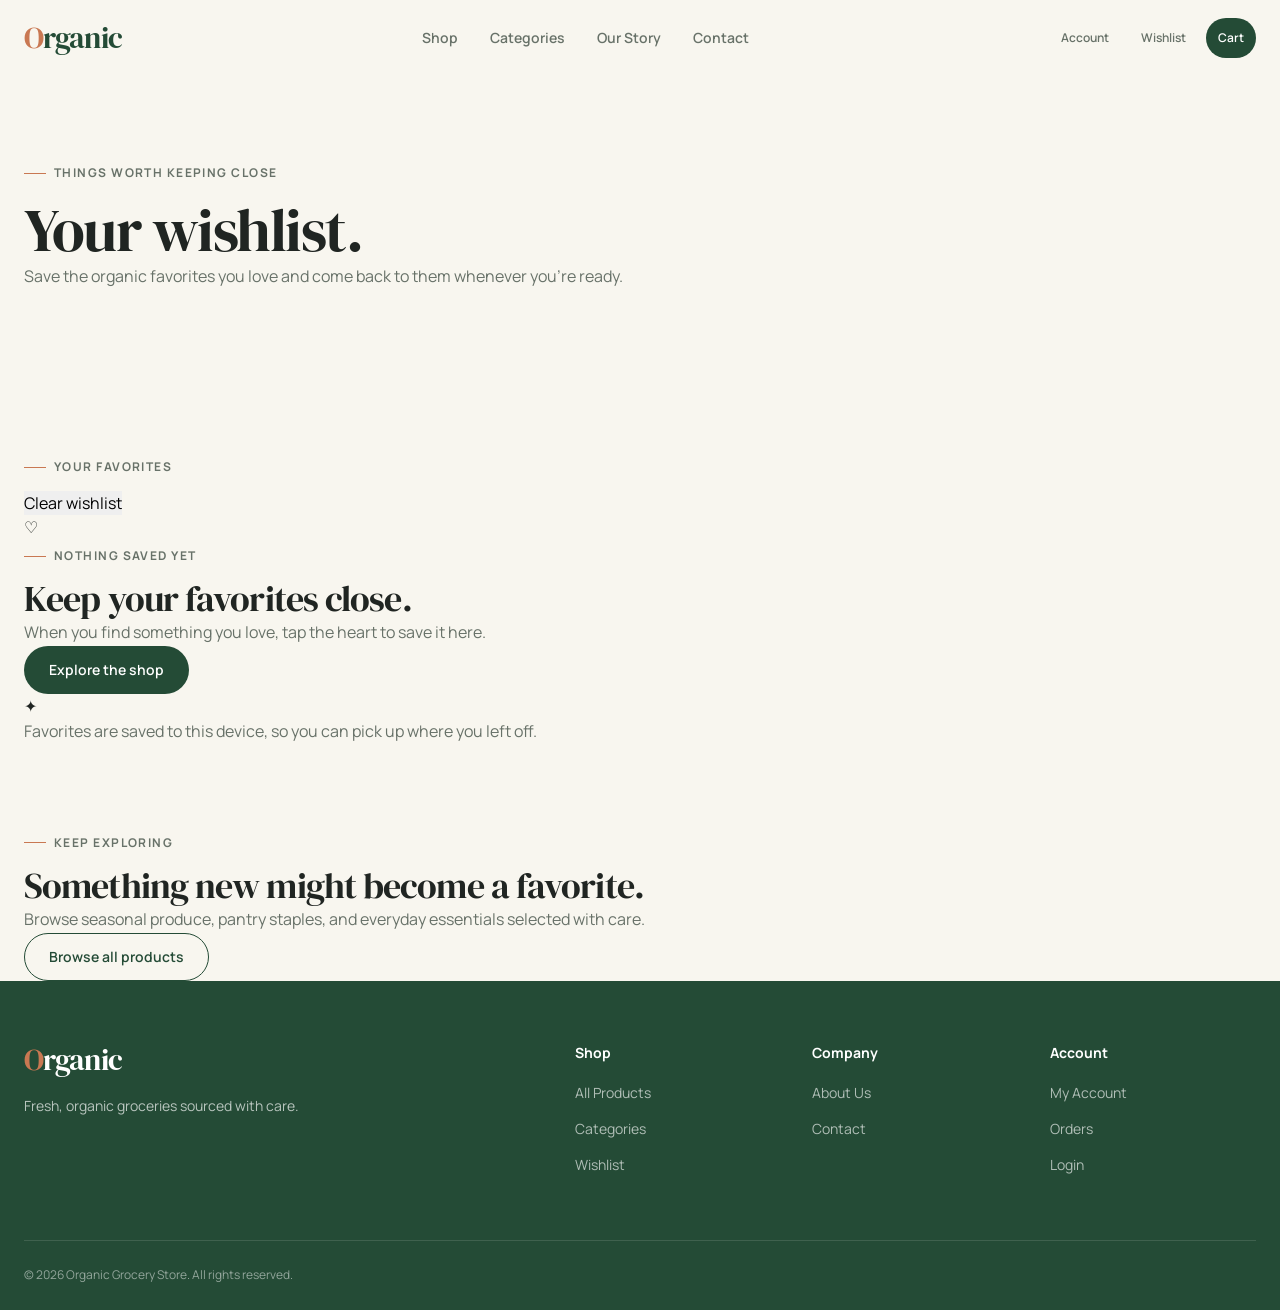
<file: pages/wishlist.html>
<!DOCTYPE html>
<html lang="en">

<head>

    <!-- ========================================
         DOCUMENT METADATA
    ======================================== -->

    <meta charset="UTF-8">

    <meta
        name="viewport"
        content="width=device-width, initial-scale=1.0"
    >

    <meta
        name="description"
        content="View and manage your favorite organic grocery products."
    >

    <meta
        name="theme-color"
        content="#244b36"
    >

    <title>Wishlist | Organic Grocery Store</title>


    <!-- ========================================
         STYLESHEETS
    ======================================== -->

    <link rel="stylesheet" href="../css/variables.css">
    <link rel="stylesheet" href="../css/style.css">
    <link rel="stylesheet" href="../css/responsive.css">


    <!-- ========================================
         FAVICON
    ======================================== -->

    <link
        rel="icon"
        href="../favicon.ico"
        type="image/x-icon"
    >

</head>


<body>

    <!-- ========================================
         HEADER / NAVIGATION
    ======================================== -->

    <header class="site-header">

        <nav
            class="navbar container"
            aria-label="Main navigation"
        >

            <a
                href="../index.html"
                class="logo"
                aria-label="Organic Grocery Store home"
            >
                Organic
            </a>


            <button
                class="menu-toggle"
                type="button"
                aria-label="Open navigation menu"
                aria-expanded="false"
                aria-controls="primary-navigation"
            >

                <span></span>
                <span></span>
                <span></span>

            </button>


            <ul
                class="nav-links"
                id="primary-navigation"
            >

                <li>
                    <a href="shop.html">
                        Shop
                    </a>
                </li>

                <li>
                    <a href="../index.html#categories">
                        Categories
                    </a>
                </li>

                <li>
                    <a href="../index.html#about">
                        Our Story
                    </a>
                </li>

                <li>
                    <a href="contact.html">
                        Contact
                    </a>
                </li>

            </ul>


            <div class="nav-actions">

                <a href="account.html">
                    Account
                </a>

                <a
                    href="wishlist.html"
                    class="active"
                    aria-current="page"
                >
                    Wishlist
                </a>

                <a
                    href="cart.html"
                    class="cart-link"
                >
                    Cart

                    <span
                        class="cart-count"
                        data-cart-count
                    >
                        0
                    </span>

                </a>

            </div>

        </nav>

    </header>


    <!-- ========================================
         MAIN CONTENT
    ======================================== -->

    <main id="main-content">


        <!-- ====================================
             WISHLIST HEADER
        ==================================== -->

        <section class="wishlist-header section">

            <div class="container">

                <span class="eyebrow">
                    Things worth keeping close
                </span>

                <h1>
                    Your wishlist.
                </h1>

                <p class="section-description">
                    Save the organic favorites you love
                    and come back to them whenever you're ready.
                </p>

            </div>

        </section>


        <!-- ====================================
             WISHLIST CONTENT
        ==================================== -->

        <section class="wishlist-section section">

            <div class="container">


                <!-- ==================================
                     WISHLIST TOOLBAR
                ================================== -->

                <div
                    class="wishlist-toolbar"
                    id="wishlist-toolbar"
                >

                    <div class="wishlist-count">

                        <span
                            class="eyebrow"
                            id="wishlist-count"
                        >
                            Your favorites
                        </span>

                    </div>


                    <button
                        type="button"
                        class="wishlist-clear"
                        id="clear-wishlist"
                    >
                        Clear wishlist
                    </button>

                </div>


                <!-- ==================================
                     WISHLIST PRODUCTS
                ================================== -->

                <div
                    class="wishlist-grid product-grid"
                    id="wishlist-grid"
                >

                    <!-- Wishlist products rendered by JavaScript -->

                </div>


                <!-- ==================================
                     EMPTY WISHLIST
                ================================== -->

                <div
                    class="wishlist-empty"
                    id="wishlist-empty"
                    hidden
                >

                    <div
                        class="wishlist-empty-mark"
                        aria-hidden="true"
                    >
                        ♡
                    </div>

                    <span class="eyebrow">
                        Nothing saved yet
                    </span>

                    <h2>
                        Keep your favorites close.
                    </h2>

                    <p>
                        When you find something you love,
                        tap the heart to save it here.
                    </p>

                    <a
                        href="shop.html"
                        class="btn btn-primary"
                    >
                        Explore the shop
                    </a>

                </div>


                <!-- ==================================
                     WISHLIST FOOTER NOTE
                ================================== -->

                <div
                    class="wishlist-note"
                    id="wishlist-note"
                >

                    <span
                        class="wishlist-note-mark"
                        aria-hidden="true"
                    >
                        ✦
                    </span>

                    <p>
                        Favorites are saved to this device,
                        so you can pick up where you left off.
                    </p>

                </div>

            </div>

        </section>


        <!-- ====================================
             DISCOVERY CTA
        ==================================== -->

        <section class="wishlist-discovery">

            <div class="container">

                <div class="wishlist-discovery-inner">

                    <div class="wishlist-discovery-copy">

                        <span class="eyebrow">
                            Keep exploring
                        </span>

                        <h2>
                            Something new might
                            become a favorite.
                        </h2>

                        <p>
                            Browse seasonal produce, pantry
                            staples, and everyday essentials
                            selected with care.
                        </p>

                    </div>


                    <a
                        href="shop.html"
                        class="btn btn-outline"
                    >
                        Browse all products
                    </a>

                </div>

            </div>

        </section>

    </main>


    <!-- ========================================
         FOOTER
    ======================================== -->

    <footer class="site-footer">

        <div class="container">

            <div class="footer-content">

                <div class="footer-brand">

                    <a
                        href="../index.html"
                        class="logo"
                    >
                        Organic
                    </a>

                    <p>
                        Fresh, organic groceries
                        sourced with care.
                    </p>

                </div>


                <div class="footer-links">

                    <div class="footer-column">

                        <h3>
                            Shop
                        </h3>

                        <ul>

                            <li>
                                <a href="shop.html">
                                    All Products
                                </a>
                            </li>

                            <li>
                                <a href="../index.html#categories">
                                    Categories
                                </a>
                            </li>

                            <li>
                                <a
                                    href="wishlist.html"
                                    aria-current="page"
                                >
                                    Wishlist
                                </a>
                            </li>

                        </ul>

                    </div>


                    <div class="footer-column">

                        <h3>
                            Company
                        </h3>

                        <ul>

                            <li>
                                <a href="about.html">
                                    About Us
                                </a>
                            </li>

                            <li>
                                <a href="contact.html">
                                    Contact
                                </a>
                            </li>

                        </ul>

                    </div>


                    <div class="footer-column">

                        <h3>
                            Account
                        </h3>

                        <ul>

                            <li>
                                <a href="account.html">
                                    My Account
                                </a>
                            </li>

                            <li>
                                <a href="orders.html">
                                    Orders
                                </a>
                            </li>

                            <li>
                                <a href="login.html">
                                    Login
                                </a>
                            </li>

                        </ul>

                    </div>

                </div>

            </div>


            <div class="footer-bottom">

                <p>
                    &copy; 2026 Organic Grocery Store.
                    All rights reserved.
                </p>

            </div>

        </div>

    </footer>


    <!-- ========================================
         JAVASCRIPT
    ======================================== -->

    <script src="../data/categories.js" defer></script>
    <script src="../data/products.js" defer></script>

    <script src="../js/products.js" defer></script>
    <script src="../js/wishlist.js" defer></script>
    <script src="../js/cart.js" defer></script>
    <script src="../js/main.js" defer></script>

</body>

</html>
</file>
<file: css/variables.css>
:root {
    /* ========================================
       ORGANIC GROCERY STORE
       DESIGN SYSTEM TOKENS
    ======================================== */


    /* ========================================
       BRAND COLORS
    ======================================== */

    --color-primary: #244b36;
    --color-primary-dark: #193a29;
    --color-primary-deep: #10291d;
    --color-primary-light: #3d6b50;

    --color-sage: #8faf8f;
    --color-sage-light: #dfe9df;
    --color-sage-pale: #eef3ec;

    --color-cream: #f8f6ef;
    --color-cream-dark: #f0eee5;

    --color-white: #ffffff;

    --color-terracotta: #c97852;
    --color-terracotta-dark: #a95d3c;
    --color-terracotta-light: #f1ddd4;
    --color-terracotta-pale: #f8eee9;


    /* ========================================
       TEXT COLORS
    ======================================== */

    --color-text: #202522;
    --color-text-secondary: #687269;
    --color-text-light: #8b938d;
    --color-text-inverse: #ffffff;


    /* ========================================
       SURFACE COLORS
    ======================================== */

    --color-surface: #ffffff;
    --color-surface-soft: #fbfaf6;
    --color-surface-muted: #f3f2eb;
    --color-surface-sage: #eef3ec;
    --color-surface-dark: #244b36;


    /* ========================================
       BORDERS & DIVIDERS
    ======================================== */

    --color-border: #e3e5dd;
    --color-border-light: #ecece5;
    --color-border-dark: #ccd1c9;


    /* ========================================
       SEMANTIC COLORS
    ======================================== */

    --color-success: #4f7d55;
    --color-success-light: #e5efe5;

    --color-warning: #c58a3a;
    --color-warning-light: #f6ead6;

    --color-error: #b94a48;
    --color-error-light: #f5dfde;


    /* ========================================
       TYPOGRAPHY
    ======================================== */

    --font-primary: "Manrope", sans-serif;
    --font-display: "DM Serif Display", serif;


    /* Font weights */

    --font-weight-regular: 400;
    --font-weight-medium: 500;
    --font-weight-semibold: 600;
    --font-weight-bold: 700;
    --font-weight-extrabold: 800;


    /* ========================================
       FONT SIZES
    ======================================== */

    --text-xs: 0.75rem;
    --text-sm: 0.875rem;
    --text-base: 1rem;
    --text-lg: 1.125rem;
    --text-xl: 1.25rem;
    --text-2xl: 1.5rem;
    --text-3xl: 1.875rem;
    --text-4xl: 2.25rem;
    --text-5xl: 3rem;
    --text-6xl: 3.75rem;
    --text-7xl: 4.5rem;


    /* ========================================
       LINE HEIGHTS
    ======================================== */

    --leading-none: 1;
    --leading-tight: 1.1;
    --leading-snug: 1.25;
    --leading-normal: 1.5;
    --leading-relaxed: 1.7;


    /* ========================================
       LETTER SPACING
    ======================================== */

    --tracking-tight: -0.025em;
    --tracking-normal: 0;
    --tracking-wide: 0.025em;
    --tracking-wider: 0.075em;
    --tracking-widest: 0.12em;


    /* ========================================
       SPACING SCALE
    ======================================== */

    --space-1: 0.25rem;
    --space-2: 0.5rem;
    --space-3: 0.75rem;
    --space-4: 1rem;
    --space-5: 1.25rem;
    --space-6: 1.5rem;
    --space-8: 2rem;
    --space-10: 2.5rem;
    --space-12: 3rem;
    --space-16: 4rem;
    --space-20: 5rem;
    --space-24: 6rem;
    --space-32: 8rem;
    --space-40: 10rem;


    /* ========================================
       LAYOUT
    ======================================== */

    --container-max-width: 1280px;
    --container-padding: 1.5rem;

    --content-max-width: 760px;
    --narrow-max-width: 560px;

    --header-height: 76px;
    --header-height-mobile: 68px;


    /* ========================================
       GRID
    ======================================== */

    --grid-gap-sm: 1rem;
    --grid-gap-md: 1.5rem;
    --grid-gap-lg: 2rem;
    --grid-gap-xl: 2.5rem;


    /* ========================================
       BORDER RADIUS
    ======================================== */

    --radius-xs: 0.25rem;
    --radius-sm: 0.375rem;
    --radius-md: 0.625rem;
    --radius-lg: 1rem;
    --radius-xl: 1.5rem;
    --radius-2xl: 2rem;
    --radius-full: 9999px;


    /* ========================================
       SHADOWS
    ======================================== */

    --shadow-xs:
        0 1px 3px rgba(32, 37, 34, 0.04);

    --shadow-sm:
        0 2px 8px rgba(32, 37, 34, 0.06);

    --shadow-md:
        0 6px 20px rgba(32, 37, 34, 0.08);

    --shadow-lg:
        0 12px 40px rgba(32, 37, 34, 0.12);

    --shadow-xl:
        0 20px 60px rgba(32, 37, 34, 0.16);

    --shadow-header:
        0 4px 20px rgba(32, 37, 34, 0.06);


    /* ========================================
       TRANSITIONS
    ======================================== */

    --transition-fast: 150ms ease;
    --transition-base: 250ms ease;
    --transition-slow: 400ms ease;

    --transition-transform:
        transform 250ms ease;

    --transition-surface:
        background-color 250ms ease,
        border-color 250ms ease,
        box-shadow 250ms ease;


    /* ========================================
       Z-INDEX
    ======================================== */

    --z-base: 1;
    --z-dropdown: 100;
    --z-sticky: 200;
    --z-overlay: 500;
    --z-modal: 1000;
    --z-toast: 1100;


    /* ========================================
       PRODUCT IMAGE SYSTEM
    ======================================== */

    --product-image-bg: #f3f2eb;
    --product-image-bg-hover: #e9eee7;

    --category-image-overlay:
        linear-gradient(
            to top,
            rgba(16, 41, 29, 0.58),
            rgba(16, 41, 29, 0.02) 65%
        );


    /* ========================================
       FORM CONTROLS
    ======================================== */

    --input-height: 48px;
    --input-height-large: 54px;

    --input-background: #ffffff;
    --input-border: #dfe2da;
    --input-border-focus: #244b36;

    --focus-ring:
        0 0 0 3px rgba(36, 75, 54, 0.14);


    /* ========================================
       DECORATIVE BRAND DETAILS
    ======================================== */

    --eyebrow-color: #687269;
    --eyebrow-accent: #c97852;

    --divider-color: #e3e5dd;

    --selection-background: #8faf8f;
    --selection-color: #202522;
}
</file>
<file: css/style.css>
/* =========================================================
   ORGANIC GROCERY STORE
   GLOBAL DESIGN SYSTEM + COMPONENT STYLES
========================================================= */


/* =========================================================
   LOCAL FONTS
========================================================= */

@font-face {
    font-family: "Manrope";
    src: url("../fonts/Manrope/static/Manrope-Regular.ttf") format("truetype");
    font-weight: 400;
    font-style: normal;
    font-display: swap;
}

@font-face {
    font-family: "Manrope";
    src: url("../fonts/Manrope/static/Manrope-Medium.ttf") format("truetype");
    font-weight: 500;
    font-style: normal;
    font-display: swap;
}

@font-face {
    font-family: "Manrope";
    src: url("../fonts/Manrope/static/Manrope-SemiBold.ttf") format("truetype");
    font-weight: 600;
    font-style: normal;
    font-display: swap;
}

@font-face {
    font-family: "Manrope";
    src: url("../fonts/Manrope/static/Manrope-Bold.ttf") format("truetype");
    font-weight: 700;
    font-style: normal;
    font-display: swap;
}

@font-face {
    font-family: "DM Serif Display";
    src: url("../fonts/DM_Serif_Display/DMSerifDisplay-Regular.ttf") format("truetype");
    font-weight: 400;
    font-style: normal;
    font-display: swap;
}

@font-face {
    font-family: "DM Serif Display";
    src: url("../fonts/DM_Serif_Display/DMSerifDisplay-Italic.ttf") format("truetype");
    font-weight: 400;
    font-style: italic;
    font-display: swap;
}


/* =========================================================
   GLOBAL RESET
========================================================= */

*,
*::before,
*::after {
    box-sizing: border-box;
    margin: 0;
    padding: 0;
}

html {
    scroll-behavior: smooth;
    font-size: 16px;
}

body {
    min-height: 100vh;

    background:
        var(--color-cream);

    color: var(--color-text);

    font-family: var(--font-primary);
    font-size: var(--text-base);
    font-weight: var(--font-weight-regular);
    line-height: var(--leading-normal);

    -webkit-font-smoothing: antialiased;
    -moz-osx-font-smoothing: grayscale;

    text-rendering: optimizeLegibility;
}

body,
button,
input,
textarea,
select {
    -webkit-font-smoothing: antialiased;
}

img,
picture,
svg {
    display: block;
    max-width: 100%;
}

img {
    height: auto;
}

button,
input,
textarea,
select {
    font: inherit;
}

button {
    border: 0;
    cursor: pointer;
}

button:disabled {
    cursor: not-allowed;
}

a {
    color: inherit;
    text-decoration: none;
}

ul,
ol {
    list-style: none;
}

main {
    display: block;
}


/* =========================================================
   TYPOGRAPHY
========================================================= */

h1,
h2,
h3,
h4,
h5,
h6 {
    color: var(--color-text);
    font-weight: var(--font-weight-bold);
    line-height: var(--leading-tight);
}

h1,
h2 {
    font-family: var(--font-display);
    font-weight: var(--font-weight-regular);
    letter-spacing: var(--tracking-tight);
}

h1 {
    font-size: var(--text-6xl);
}

h2 {
    font-size: var(--text-4xl);
}

h3 {
    font-size: var(--text-2xl);
}

h4 {
    font-size: var(--text-xl);
}

h5 {
    font-size: var(--text-lg);
}

h6 {
    font-size: var(--text-base);
}

p {
    color: var(--color-text-secondary);
    line-height: var(--leading-relaxed);
}

strong,
b {
    font-weight: var(--font-weight-bold);
}

.text-primary {
    color: var(--color-primary);
}

.text-muted {
    color: var(--color-text-secondary);
}

.text-center {
    text-align: center;
}


/* =========================================================
   GLOBAL LAYOUT
========================================================= */

.container {
    width: min(
        calc(100% - (var(--container-padding) * 2)),
        var(--container-max-width)
    );

    margin-inline: auto;
}

.section {
    padding-block: var(--space-20);
}

.section-header {
    margin-bottom: var(--space-10);
}

.section-header-row {
    display: flex;
    align-items: flex-end;
    justify-content: space-between;
    gap: var(--space-8);
}

.section-title {
    margin-bottom: var(--space-3);
}

.section-description {
    max-width: var(--content-max-width);
}

.section-header.text-center .section-description {
    margin-inline: auto;
}


/* =========================================================
   BACKGROUND UTILITIES
========================================================= */

.bg-white {
    background-color: var(--color-white);
}

.bg-cream {
    background-color: var(--color-cream);
}

.bg-primary {
    background-color: var(--color-primary);
    color: var(--color-white);
}


/* =========================================================
   EYEBROWS
========================================================= */

.eyebrow {
    display: inline-flex;
    align-items: center;
    gap: var(--space-2);

    margin-bottom: var(--space-4);

    color: var(--eyebrow-color);

    font-size: var(--text-xs);
    font-weight: var(--font-weight-bold);
    letter-spacing: var(--tracking-widest);
    line-height: 1.2;
    text-transform: uppercase;
}

.eyebrow::before {
    content: "";

    width: 22px;
    height: 1px;

    background-color: var(--eyebrow-accent);
}


/* =========================================================
   LINKS
========================================================= */

.text-link {
    display: inline-flex;
    align-items: center;
    gap: var(--space-2);

    color: var(--color-primary);

    font-size: var(--text-sm);
    font-weight: var(--font-weight-bold);

    transition:
        color var(--transition-base),
        gap var(--transition-base);
}

.text-link::after {
    content: "→";

    font-size: 1rem;

    transition: transform var(--transition-base);
}

.text-link:hover {
    color: var(--color-primary-dark);
    gap: var(--space-3);
}

.text-link:hover::after {
    transform: translateX(3px);
}


/* =========================================================
   BUTTONS
========================================================= */

.btn {
    display: inline-flex;
    align-items: center;
    justify-content: center;
    gap: var(--space-2);

    min-height: 48px;

    padding-inline: var(--space-6);

    border: 1px solid transparent;
    border-radius: var(--radius-full);

    font-size: var(--text-sm);
    font-weight: var(--font-weight-semibold);
    line-height: 1;

    white-space: nowrap;

    transition:
        background-color var(--transition-base),
        color var(--transition-base),
        border-color var(--transition-base),
        transform var(--transition-fast),
        box-shadow var(--transition-base);
}

.btn:hover {
    transform: translateY(-1px);
}

.btn:active {
    transform: translateY(0);
}

.btn-primary {
    background-color: var(--color-primary);
    color: var(--color-white);
}

.btn-primary:hover {
    background-color: var(--color-primary-dark);
    box-shadow: var(--shadow-sm);
}

.btn-secondary {
    background-color: var(--color-sage);
    color: var(--color-text);
}

.btn-secondary:hover {
    background-color: var(--color-primary-light);
    color: var(--color-white);
}

.btn-outline {
    background-color: transparent;
    border-color: var(--color-primary);
    color: var(--color-primary);
}

.btn-outline:hover {
    background-color: var(--color-primary);
    color: var(--color-white);
}

.btn:disabled,
.btn[disabled] {
    opacity: 0.5;
    pointer-events: none;
}


/* =========================================================
   FORMS
========================================================= */

input,
textarea,
select {
    width: 100%;

    min-height: var(--input-height);

    padding: 0 var(--space-4);

    border: 1px solid var(--input-border);
    border-radius: var(--radius-md);

    background-color: var(--input-background);
    color: var(--color-text);

    outline: none;

    transition:
        border-color var(--transition-base),
        box-shadow var(--transition-base),
        background-color var(--transition-base);
}

textarea {
    min-height: 140px;
    padding-block: var(--space-3);
    resize: vertical;
}

input::placeholder,
textarea::placeholder {
    color: var(--color-text-light);
}

input:hover,
textarea:hover,
select:hover {
    border-color: var(--color-border-dark);
}

input:focus,
textarea:focus,
select:focus {
    border-color: var(--input-border-focus);
    box-shadow: var(--focus-ring);
}

input[type="checkbox"],
input[type="radio"] {
    width: 18px;
    height: 18px;
    min-height: 18px;

    padding: 0;

    accent-color: var(--color-primary);
}


/* =========================================================
   ACCESSIBILITY
========================================================= */

:focus-visible {
    outline: 3px solid rgba(201, 120, 82, 0.5);
    outline-offset: 3px;
}

::selection {
    background-color: var(--selection-background);
    color: var(--selection-color);
}

.sr-only {
    position: absolute;

    width: 1px;
    height: 1px;

    padding: 0;
    margin: -1px;

    overflow: hidden;

    clip: rect(0, 0, 0, 0);
    white-space: nowrap;

    border: 0;
}


/* =========================================================
   SITE HEADER
========================================================= */

.site-header {
    position: sticky;
    top: 0;
    z-index: var(--z-sticky);

    height: var(--header-height);

    background-color: rgba(248, 246, 239, 0.96);

    border-bottom: 1px solid transparent;

    backdrop-filter: blur(14px);
    -webkit-backdrop-filter: blur(14px);

    transition:
        background-color var(--transition-base),
        border-color var(--transition-base),
        box-shadow var(--transition-base);
}

.site-header.is-scrolled {
    background-color: rgba(248, 246, 239, 0.98);
    border-bottom-color: var(--color-border);
    box-shadow: var(--shadow-header);
}

.navbar {
    position: relative;

    display: grid;
    grid-template-columns: auto 1fr auto;
    align-items: center;

    height: 100%;

    gap: var(--space-10);
}


/* =========================================================
   LOGO
========================================================= */

.logo {
    display: inline-block;

    color: var(--color-primary);

    font-family: var(--font-display);
    font-size: 1.85rem;
    line-height: 1;

    letter-spacing: -0.03em;
}

.logo::first-letter {
    color: var(--color-terracotta);
}


/* =========================================================
   DESKTOP NAVIGATION
========================================================= */

.nav-links {
    display: flex;
    align-items: center;
    justify-content: center;

    gap: var(--space-8);
}

.nav-links a {
    position: relative;

    display: inline-flex;
    align-items: center;

    min-height: 44px;

    color: var(--color-text-secondary);

    font-size: var(--text-sm);
    font-weight: var(--font-weight-semibold);

    transition: color var(--transition-base);
}

.nav-links a::after {
    content: "";

    position: absolute;
    left: 0;
    bottom: 4px;

    width: 100%;
    height: 1px;

    background-color: var(--color-primary);

    transform: scaleX(0);
    transform-origin: right;

    transition: transform var(--transition-base);
}

.nav-links a:hover,
.nav-links a.active {
    color: var(--color-primary);
}

.nav-links a:hover::after,
.nav-links a.active::after {
    transform: scaleX(1);
    transform-origin: left;
}


/* =========================================================
   NAV ACTIONS
========================================================= */

.nav-actions {
    display: flex;
    align-items: center;

    gap: var(--space-2);
}

.nav-actions a {
    display: inline-flex;
    align-items: center;
    justify-content: center;

    min-height: 40px;

    padding-inline: var(--space-3);

    border-radius: var(--radius-full);

    color: var(--color-text-secondary);

    font-size: var(--text-xs);
    font-weight: var(--font-weight-semibold);

    transition:
        background-color var(--transition-base),
        color var(--transition-base);
}

.nav-actions a:hover {
    background-color: var(--color-sage-light);
    color: var(--color-primary);
}

.nav-actions a:last-child {
    background-color: var(--color-primary);
    color: var(--color-white);
}

.nav-actions a:last-child:hover {
    background-color: var(--color-primary-dark);
}


/* =========================================================
   MOBILE MENU BUTTON
========================================================= */

.menu-toggle {
    display: none;

    width: 44px;
    height: 44px;

    padding: 10px;

    background: transparent;
    border-radius: var(--radius-md);

    flex-direction: column;
    align-items: center;
    justify-content: center;
    gap: 5px;
}

.menu-toggle span {
    display: block;

    width: 21px;
    height: 2px;

    background-color: var(--color-primary);

    border-radius: var(--radius-full);

    transition:
        transform var(--transition-base),
        opacity var(--transition-base);
}

.navbar.nav-open .menu-toggle span:nth-child(1) {
    transform: translateY(7px) rotate(45deg);
}

.navbar.nav-open .menu-toggle span:nth-child(2) {
    opacity: 0;
}

.navbar.nav-open .menu-toggle span:nth-child(3) {
    transform: translateY(-7px) rotate(-45deg);
}


/* =========================================================
   HERO
========================================================= */

.hero {
    padding-top: var(--space-16);
    padding-bottom: var(--space-24);

    overflow: hidden;
}

.hero-content {
    display: grid;
    grid-template-columns: minmax(0, 0.9fr) minmax(0, 1.1fr);
    align-items: center;

    gap: clamp(3rem, 7vw, 7rem);
}

.hero-copy {
    position: relative;

    max-width: 600px;

    padding-block: var(--space-8);
}

.hero-copy::before {
    content: "";

    position: absolute;

    top: 0;
    left: -80px;

    width: 180px;
    height: 180px;

    border-radius: 50%;

    background-color: var(--color-sage-light);

    opacity: 0.65;

    z-index: -1;
}

.hero h1 {
    max-width: 600px;

    margin-bottom: var(--space-6);

    font-size: clamp(3.4rem, 6vw, 5.5rem);

    line-height: 0.98;
}

.hero-description {
    max-width: 520px;

    margin-bottom: var(--space-8);

    font-size: var(--text-lg);
    line-height: var(--leading-relaxed);
}

.hero-actions {
    display: flex;
    flex-wrap: wrap;
    align-items: center;

    gap: var(--space-3);
}
.hero-media {
    position: relative;

    overflow: hidden;

    border-radius: var(--radius-xl);

    background-color: var(--color-sage-light);

    box-shadow: var(--shadow-lg);
}

.hero-media::after {
    content: "";

    position: absolute;
    inset: 0;

    border: 1px solid rgba(255, 255, 255, 0.28);

    border-radius: inherit;

    pointer-events: none;
}

.hero-media img {
    display: block;

    width: 100%;
    height: auto;

    object-fit: contain;
}


/* =========================================================
   CATEGORY SECTION
========================================================= */

.categories-section {
    background-color: var(--color-white);
}

.category-grid {
    display: grid;
    grid-template-columns: repeat(3, minmax(0, 1fr));

    gap: var(--grid-gap-md);
}

.category-card {
    position: relative;

    overflow: hidden;

    border-radius: var(--radius-lg);

    background-color: var(--color-sage-pale);

    box-shadow: var(--shadow-xs);

    transition:
        transform var(--transition-base),
        box-shadow var(--transition-base);
}

.category-card:hover {
    transform: translateY(-4px);
    box-shadow: var(--shadow-md);
}

.category-card a {
    display: block;
}

.category-image {
    position: relative;

    aspect-ratio: 1.25 / 1;

    overflow: hidden;
}

.category-image::after {
    content: "";

    position: absolute;
    inset: 0;

    background: var(--category-image-overlay);

    opacity: 0.55;

    transition: opacity var(--transition-base);
}

.category-card:hover .category-image::after {
    opacity: 0.72;
}

.category-image img {
    width: 100%;
    height: 100%;

    object-fit: cover;

    transition: transform var(--transition-slow);
}

.category-card:hover .category-image img {
    transform: scale(1.04);
}

.category-content {
    padding: var(--space-5) var(--space-5) var(--space-6);
}

.category-content h3 {
    margin-bottom: var(--space-2);

    color: var(--color-primary);

    font-family: var(--font-display);
    font-size: var(--text-2xl);
    font-weight: 400;
}

.category-content p {
    font-size: var(--text-sm);
    line-height: var(--leading-normal);
}


/* =========================================================
   PRODUCT GRID
========================================================= */

.product-grid {
    display: grid;
    grid-template-columns: repeat(4, minmax(0, 1fr));

    gap: var(--grid-gap-md);
}


/* =========================================================
   PRODUCT CARD
========================================================= */

.product-card {
    min-width: 0;

    background-color: var(--color-white);

    border: 1px solid var(--color-border-light);
    border-radius: var(--radius-lg);

    overflow: hidden;

    transition:
        transform var(--transition-base),
        box-shadow var(--transition-base),
        border-color var(--transition-base);
}

.product-card:hover {
    transform: translateY(-4px);

    border-color: var(--color-border);

    box-shadow: var(--shadow-md);
}

.product-image-link {
    display: block;
}

.product-image {
    position: relative;

    aspect-ratio: 1 / 1;

    overflow: hidden;

    background-color: var(--product-image-bg);
}

.product-image img {
    width: 100%;
    height: 100%;

    object-fit: cover;

    transition: transform var(--transition-slow);
}

.product-card:hover .product-image img {
    transform: scale(1.035);
}

.product-badge {
    position: absolute;

    top: var(--space-3);
    left: var(--space-3);

    z-index: 2;

    display: inline-flex;
    align-items: center;

    min-height: 28px;

    padding-inline: var(--space-3);

    border-radius: var(--radius-full);

    background-color: var(--color-terracotta);

    color: var(--color-white);

    font-size: var(--text-xs);
    font-weight: var(--font-weight-bold);
    line-height: 1;
}

.product-content {
    padding: var(--space-5);
}

.product-category {
    display: block;

    margin-bottom: var(--space-2);

    color: var(--color-text-light);

    font-size: var(--text-xs);
    font-weight: var(--font-weight-bold);
    letter-spacing: var(--tracking-wide);
    text-transform: uppercase;
}

.product-name {
    margin-bottom: var(--space-3);

    font-family: var(--font-display);
    font-size: var(--text-xl);
    font-weight: 400;
    line-height: var(--leading-snug);
}

.product-name a {
    transition: color var(--transition-base);
}

.product-name a:hover {
    color: var(--color-primary-light);
}

.product-meta {
    display: flex;
    align-items: baseline;

    gap: var(--space-1);

    margin-bottom: var(--space-5);
}

.product-price {
    color: var(--color-primary);

    font-size: var(--text-lg);
    font-weight: var(--font-weight-bold);
}

.product-unit {
    color: var(--color-text-light);

    font-size: var(--text-sm);
}

.product-add-button {
    width: 100%;

    min-height: 42px;

    padding-inline: var(--space-4);
}


/* =========================================================
   BRAND / STORY SECTION
========================================================= */

.brand-section {
    background-color: var(--color-cream);
}

.brand-grid {
    display: grid;
    grid-template-columns: minmax(0, 1fr) minmax(0, 0.9fr);

    align-items: center;

    gap: clamp(3rem, 8vw, 8rem);
}

.brand-media {
    position: relative;

    padding: var(--space-5) 0 var(--space-5) var(--space-5);
}

.brand-media::before {
    content: "";

    position: absolute;
    inset: 0;

    border: 1px solid var(--color-sage);

    border-radius: var(--radius-xl);

    transform: translate(-1px, 1px);
}

.brand-media img {
    position: relative;
    z-index: 1;

    width: 100%;

    aspect-ratio: 1 / 1.05;

    object-fit: cover;

    border-radius: var(--radius-xl);

    box-shadow: var(--shadow-md);
}

.brand-copy {
    max-width: 560px;
}

.brand-copy h2 {
    margin-bottom: var(--space-6);

    font-size: clamp(2.4rem, 4vw, 3.5rem);
}

.brand-copy p {
    margin-bottom: var(--space-4);

    font-size: var(--text-base);
}

.brand-copy .btn {
    margin-top: var(--space-4);
}


/* =========================================================
   PROMOTIONAL BANNER
========================================================= */

.promo-section {
    padding-block: var(--space-20);

    background-color: var(--color-white);
}

.promo-banner {
    display: grid;
    grid-template-columns: minmax(0, 1fr) minmax(0, 0.85fr);

    min-height: 420px;

    overflow: hidden;

    border-radius: var(--radius-xl);

    background-color: var(--color-primary);

    box-shadow: var(--shadow-lg);
}

.promo-copy {
    display: flex;
    flex-direction: column;
    justify-content: center;

    padding: clamp(2rem, 5vw, 5rem);
}

.promo-copy .eyebrow {
    color: var(--color-sage-light);
}

.promo-copy h2 {
    max-width: 560px;

    margin-bottom: var(--space-5);

    color: var(--color-white);

    font-size: clamp(2.4rem, 4vw, 3.75rem);
}

.promo-copy p {
    max-width: 480px;

    margin-bottom: var(--space-8);

    color: rgba(255, 255, 255, 0.76);
}

.promo-copy .btn {
    align-self: flex-start;

    background-color: var(--color-terracotta);
}

.promo-copy .btn:hover {
    background-color: var(--color-terracotta-dark);
}

.promo-media {
    min-height: 420px;

    overflow: hidden;
}

.promo-media img {
    width: 100%;
    height: 100%;

    object-fit: cover;
}


/* =========================================================
   TESTIMONIALS
========================================================= */

.testimonials-section {
    background-color: var(--color-white);
}

.testimonial-grid {
    display: grid;
    grid-template-columns: repeat(3, minmax(0, 1fr));

    gap: var(--grid-gap-md);
}

.testimonial-card {
    display: flex;
    flex-direction: column;

    min-height: 260px;

    padding: var(--space-8);

    border: 1px solid var(--color-border);
    border-radius: var(--radius-lg);

    background-color: var(--color-surface-soft);
}

.testimonial-rating {
    margin-bottom: var(--space-5);

    color: var(--color-terracotta);

    font-size: var(--text-sm);
    letter-spacing: 0.12em;
}

.testimonial-card blockquote {
    flex: 1;

    color: var(--color-text);

    font-family: var(--font-display);
    font-size: var(--text-xl);
    line-height: var(--leading-snug);
}

.testimonial-card footer {
    display: flex;
    flex-direction: column;

    gap: 2px;

    margin-top: var(--space-6);
}

.testimonial-card footer strong {
    color: var(--color-primary);

    font-size: var(--text-sm);
}

.testimonial-card footer span {
    color: var(--color-text-light);

    font-size: var(--text-xs);
}


/* =========================================================
   NEWSLETTER
========================================================= */

.newsletter-section {
    padding-block: var(--space-16);

    background-color: var(--color-sage-light);
}

.newsletter-content {
    display: grid;
    grid-template-columns: minmax(0, 1fr) minmax(360px, 0.8fr);

    align-items: center;

    gap: var(--space-12);
}

.newsletter-copy h2 {
    max-width: 600px;

    margin-bottom: var(--space-4);

    font-size: clamp(2.2rem, 4vw, 3.2rem);
}

.newsletter-copy p {
    max-width: 540px;
}

.newsletter-form {
    display: flex;
    align-items: center;

    gap: var(--space-2);

    padding: var(--space-2);

    background-color: var(--color-white);

    border: 1px solid var(--color-border);

    border-radius: var(--radius-full);

    box-shadow: var(--shadow-sm);
}

.newsletter-form input {
    min-height: 46px;

    border: 0;
    box-shadow: none;

    background: transparent;
}

.newsletter-form input:focus {
    box-shadow: none;
}

.newsletter-form .btn {
    flex-shrink: 0;

    min-height: 46px;
}

.form-message {
    margin-top: var(--space-3);

    color: var(--color-success);

    font-size: var(--text-sm);
    font-weight: var(--font-weight-semibold);
}


/* =========================================================
   FOOTER
========================================================= */

.site-footer {
    padding-top: var(--space-16);

    background-color: var(--color-primary);

    color: var(--color-white);
}

.footer-content {
    display: grid;
    grid-template-columns: 1fr 1.4fr;

    gap: var(--space-16);

    padding-bottom: var(--space-16);
}

.footer-brand {
    max-width: 300px;
}

.footer-brand .logo {
    color: var(--color-white);

    margin-bottom: var(--space-5);
}

.footer-brand p {
    color: rgba(255, 255, 255, 0.68);

    font-size: var(--text-sm);
}

.footer-links {
    display: grid;
    grid-template-columns: repeat(3, 1fr);

    gap: var(--space-8);
}

.footer-column h3 {
    margin-bottom: var(--space-5);

    color: var(--color-white);

    font-family: var(--font-primary);
    font-size: var(--text-sm);
    font-weight: var(--font-weight-bold);
}

.footer-column ul {
    display: flex;
    flex-direction: column;

    gap: var(--space-3);
}

.footer-column a {
    color: rgba(255, 255, 255, 0.64);

    font-size: var(--text-sm);

    transition:
        color var(--transition-base),
        transform var(--transition-base);
}

.footer-column a:hover {
    color: var(--color-white);
}

.footer-bottom {
    padding-block: var(--space-6);

    border-top: 1px solid rgba(255, 255, 255, 0.12);
}

.footer-bottom p {
    color: rgba(255, 255, 255, 0.5);

    font-size: var(--text-xs);
}


/* =========================================================
   SHOP PAGE
========================================================= */

.shop-header {
    padding-bottom: var(--space-12);
}

.shop-header h1 {
    max-width: 760px;

    margin-bottom: var(--space-5);

    font-size: clamp(3rem, 5vw, 4.5rem);
}

.shop-section {
    padding-bottom: var(--space-24);
}

.shop-layout {
    display: grid;
    grid-template-columns: 240px minmax(0, 1fr);

    align-items: start;

    gap: var(--space-10);
}


/* =========================================================
   SHOP SIDEBAR
========================================================= */

.shop-sidebar {
    position: sticky;
    top: calc(var(--header-height) + var(--space-6));

    padding: var(--space-6);

    border: 1px solid var(--color-border);
    border-radius: var(--radius-lg);

    background-color: var(--color-white);
}

.filter-header {
    display: flex;
    align-items: center;
    justify-content: space-between;

    padding-bottom: var(--space-5);

    border-bottom: 1px solid var(--color-border);
}

.filter-header h2 {
    font-family: var(--font-primary);
    font-size: var(--text-lg);
    font-weight: var(--font-weight-bold);
    letter-spacing: normal;
}

.filter-clear {
    color: var(--color-terracotta);

    background: transparent;

    font-size: var(--text-xs);
    font-weight: var(--font-weight-bold);
}

.filter-clear:hover {
    color: var(--color-terracotta-dark);
}

.filter-group {
    padding-block: var(--space-6);

    border-bottom: 1px solid var(--color-border-light);
}

.filter-group:last-child {
    padding-bottom: 0;
    border-bottom: 0;
}

.filter-group h3 {
    margin-bottom: var(--space-4);

    font-family: var(--font-primary);
    font-size: var(--text-sm);
    font-weight: var(--font-weight-bold);
    letter-spacing: normal;
}

.category-filters {
    display: flex;
    flex-direction: column;

    gap: var(--space-2);
}

.category-filters label,
.filter-checkbox {
    display: flex;
    align-items: center;

    gap: var(--space-3);

    min-height: 32px;

    color: var(--color-text-secondary);

    font-size: var(--text-sm);

    cursor: pointer;
}

.category-filters label:hover,
.filter-checkbox:hover {
    color: var(--color-primary);
}

.price-filter {
    display: grid;
    grid-template-columns: 1fr 1fr;

    gap: var(--space-2);
}

.price-filter label {
    grid-column: span 2;

    margin-top: var(--space-2);

    color: var(--color-text-secondary);

    font-size: var(--text-xs);
}

.price-filter input {
    min-height: 42px;
}


/* =========================================================
   SHOP TOOLBAR
========================================================= */

.shop-products {
    min-width: 0;
}

.shop-toolbar {
    display: grid;
    grid-template-columns: minmax(0, 1fr) 190px;

    gap: var(--space-3);

    margin-bottom: var(--space-5);
}

.shop-search input {
    min-height: 48px;
}

.shop-sort select {
    min-height: 48px;
}

.shop-results-header {
    display: flex;
    align-items: center;
    justify-content: space-between;

    margin-bottom: var(--space-5);
}

.shop-results-header p {
    color: var(--color-text-light);

    font-size: var(--text-sm);
}

.shop-product-grid {
    grid-template-columns: repeat(3, minmax(0, 1fr));
}

.shop-empty-state {
    padding: var(--space-16) var(--space-8);

    border: 1px dashed var(--color-border-dark);
    border-radius: var(--radius-lg);

    background-color: var(--color-surface-soft);

    text-align: center;
}

.shop-empty-state h2 {
    margin-bottom: var(--space-3);

    font-size: var(--text-3xl);
}

.shop-empty-state p {
    max-width: 480px;

    margin-inline: auto;
    margin-bottom: var(--space-6);
}


/* =========================================================
   PRODUCT DETAIL
========================================================= */

.product-detail {
    display: grid;
    grid-template-columns: minmax(0, 1fr) minmax(0, 0.85fr);

    align-items: start;

    gap: clamp(3rem, 7vw, 7rem);

    padding-block: var(--space-16) var(--space-24);
}

.product-detail-image {
    position: relative;

    overflow: hidden;

    aspect-ratio: 1 / 1;

    border-radius: var(--radius-xl);

    background-color: var(--product-image-bg);
}

.product-detail-image img {
    width: 100%;
    height: 100%;

    object-fit: cover;
}

.product-detail-image .product-badge {
    top: var(--space-5);
    left: var(--space-5);
}

.product-detail-content {
    padding-top: var(--space-4);
}

.product-back-link {
    display: inline-flex;

    margin-bottom: var(--space-8);

    color: var(--color-text-secondary);

    font-size: var(--text-sm);
    font-weight: var(--font-weight-semibold);

    transition: color var(--transition-base);
}

.product-back-link:hover {
    color: var(--color-primary);
}

.product-detail-content > .product-category {
    margin-bottom: var(--space-3);
}

.product-detail-content h1 {
    margin-bottom: var(--space-5);

    font-size: clamp(2.75rem, 5vw, 4.25rem);
}

.product-description {
    max-width: 600px;

    margin-bottom: var(--space-6);

    font-size: var(--text-lg);
}

.product-detail-price {
    display: flex;
    align-items: baseline;

    gap: var(--space-2);

    padding-block: var(--space-5);

    border-top: 1px solid var(--color-border);
    border-bottom: 1px solid var(--color-border);
}

.product-detail-price .product-price {
    font-size: var(--text-2xl);
}

.product-quantity {
    margin-top: var(--space-6);
    margin-bottom: var(--space-5);
}

.product-quantity label {
    display: block;

    margin-bottom: var(--space-3);

    color: var(--color-text);

    font-size: var(--text-sm);
    font-weight: var(--font-weight-semibold);
}

.quantity-control {
    display: inline-grid;
    grid-template-columns: 44px 64px 44px;

    height: 44px;

    overflow: hidden;

    border: 1px solid var(--color-border-dark);
    border-radius: var(--radius-full);

    background-color: var(--color-white);
}

.quantity-control button {
    display: grid;
    place-items: center;

    background-color: transparent;

    color: var(--color-primary);

    font-size: var(--text-lg);

    transition: background-color var(--transition-base);
}

.quantity-control button:hover {
    background-color: var(--color-sage-pale);
}

.quantity-control input {
    min-height: 42px;

    padding: 0;

    border: 0;
    border-radius: 0;

    box-shadow: none;

    text-align: center;

    font-weight: var(--font-weight-semibold);
}

.quantity-control input:focus {
    box-shadow: none;
}

.product-detail-add {
    width: 100%;

    min-height: 54px;

    font-size: var(--text-base);
}

.product-info-list {
    margin-top: var(--space-8);

    border-top: 1px solid var(--color-border);
}

.product-info-list > div {
    display: flex;
    justify-content: space-between;
    gap: var(--space-5);

    padding-block: var(--space-4);

    border-bottom: 1px solid var(--color-border-light);

    font-size: var(--text-sm);
}

.product-info-list span {
    color: var(--color-text-secondary);
}

.product-info-list strong {
    color: var(--color-text);
}


/* =========================================================
   GENERAL CARD / PANEL SYSTEM
========================================================= */

.card,
.panel {
    border: 1px solid var(--color-border);

    border-radius: var(--radius-lg);

    background-color: var(--color-white);

    box-shadow: var(--shadow-xs);
}

.card-body,
.panel-body {
    padding: var(--space-6);
}


/* =========================================================
   ACCOUNT / AUTH / CHECKOUT FOUNDATIONS
========================================================= */

.auth-page,
.account-page,
.checkout-page {
    padding-block: var(--space-16) var(--space-24);
}

.auth-container {
    width: min(100%, 520px);

    margin-inline: auto;
}

.auth-card {
    padding: clamp(1.5rem, 5vw, 3rem);

    border: 1px solid var(--color-border);

    border-radius: var(--radius-xl);

    background-color: var(--color-white);

    box-shadow: var(--shadow-sm);
}

.auth-card h1 {
    margin-bottom: var(--space-3);

    font-size: clamp(2.5rem, 5vw, 3.5rem);
}

.auth-card > p {
    margin-bottom: var(--space-8);
}

.form-group {
    margin-bottom: var(--space-5);
}

.form-group label {
    display: block;

    margin-bottom: var(--space-2);

    color: var(--color-text);

    font-size: var(--text-sm);
    font-weight: var(--font-weight-semibold);
}

.form-actions {
    margin-top: var(--space-6);
}

.form-actions .btn {
    width: 100%;
}

.auth-footer {
    margin-top: var(--space-6);

    text-align: center;

    font-size: var(--text-sm);
}

.auth-footer a {
    color: var(--color-primary);
    font-weight: var(--font-weight-semibold);
}

.auth-footer a:hover {
    text-decoration: underline;
}


/* =========================================================
   EMPTY STATES
========================================================= */

.empty-state {
    padding: var(--space-16) var(--space-8);

    border: 1px dashed var(--color-border-dark);
    border-radius: var(--radius-lg);

    background-color: var(--color-surface-soft);

    text-align: center;
}

.empty-state h2 {
    margin-bottom: var(--space-3);
}

.empty-state p {
    max-width: 500px;

    margin-inline: auto;
    margin-bottom: var(--space-6);
}


/* =========================================================
   DIVIDERS
========================================================= */

.divider {
    width: 100%;
    height: 1px;

    background-color: var(--color-border);
}


/* =========================================================
   REDUCED MOTION
========================================================= */

@media (prefers-reduced-motion: reduce) {

    *,
    *::before,
    *::after {
        scroll-behavior: auto !important;

        transition-duration: 0.01ms !important;
        animation-duration: 0.01ms !important;
        animation-iteration-count: 1 !important;
    }

}

/* =========================================================
   CART PAGE
========================================================= */

.cart-section {
    padding-bottom: var(--space-24);
}


/* =========================================================
   CART LAYOUT
========================================================= */

.cart-layout {
    display: grid;

    grid-template-columns:
        minmax(0, 1fr)
        340px;

    align-items: start;

    gap: var(--space-10);
}


/* =========================================================
   CART ITEMS
========================================================= */

.cart-items {
    display: flex;
    flex-direction: column;

    gap: var(--space-4);
}


/* =========================================================
   INDIVIDUAL CART ITEM
========================================================= */

.cart-item {
    display: grid;

    grid-template-columns:
        96px
        minmax(0, 1fr)
        auto
        auto;

    align-items: center;

    gap: var(--space-5);

    padding: var(--space-5);

    background-color: var(--color-white);

    border: 1px solid var(--color-border-light);

    border-radius: var(--radius-lg);

    box-shadow: var(--shadow-xs);

    transition:
        border-color var(--transition-base),
        box-shadow var(--transition-base),
        transform var(--transition-base);
}

.cart-item:hover {
    border-color: var(--color-border);

    box-shadow: var(--shadow-sm);

    transform: translateY(-1px);
}


/* =========================================================
   SMALL CART IMAGE
========================================================= */

.cart-item-image {
    display: block;

    width: 96px;
    height: 96px;

    overflow: hidden;

    border-radius: var(--radius-md);

    background-color: var(--product-image-bg);
}

.cart-item-image img {
    width: 100%;
    height: 100%;

    object-fit: cover;

    transition:
        transform var(--transition-base);
}

.cart-item-image:hover img {
    transform: scale(1.03);
}


/* =========================================================
   CART ITEM DETAILS
========================================================= */

.cart-item-details {
    min-width: 0;
}

.cart-item-details .product-category {
    margin-bottom: var(--space-1);
}

.cart-item-details h2 {
    margin-bottom: var(--space-2);

    font-family: var(--font-display);
    font-size: var(--text-xl);
    font-weight: 400;
    line-height: var(--leading-snug);
}

.cart-item-details h2 a {
    transition: color var(--transition-base);
}

.cart-item-details h2 a:hover {
    color: var(--color-primary-light);
}

.cart-item-unit {
    color: var(--color-text-light);

    font-size: var(--text-sm);
}


/* =========================================================
   CART ITEM QUANTITY
========================================================= */

.cart-item-actions {
    display: flex;
    flex-direction: column;

    align-items: center;

    gap: var(--space-2);
}

.cart-item-quantity .quantity-control {
    display: grid;

    grid-template-columns:
        36px
        48px
        36px;

    width: 120px;
    height: 40px;

    overflow: hidden;

    border: 1px solid var(--color-border);

    border-radius: var(--radius-full);

    background-color: var(--color-cream);
}

.cart-item-quantity .quantity-control button {
    display: grid;
    place-items: center;

    background: transparent;

    color: var(--color-primary);

    font-size: var(--text-base);
    font-weight: var(--font-weight-semibold);

    transition:
        background-color var(--transition-base),
        color var(--transition-base);
}

.cart-item-quantity .quantity-control button:hover {
    background-color: var(--color-sage-pale);
}

.cart-item-quantity .quantity-control input {
    width: 100%;
    min-height: 38px;

    padding: 0;

    border: 0;
    border-radius: 0;

    background: transparent;

    box-shadow: none;

    color: var(--color-text);

    text-align: center;

    font-size: var(--text-sm);
    font-weight: var(--font-weight-semibold);
}

.cart-item-quantity .quantity-control input:focus {
    box-shadow: none;
}


/* =========================================================
   CART REMOVE ×
========================================================= */

.cart-item-remove {
    display: inline-flex;

    align-items: center;
    justify-content: center;

    width: 28px;
    height: 28px;

    border-radius: var(--radius-full);

    background: transparent;

    color: var(--color-text-light);

    font-size: 1.25rem;
    font-weight: 400;

    line-height: 1;

    transition:
        background-color var(--transition-base),
        color var(--transition-base);
}

.cart-item-remove:hover {
    background-color: var(--color-sage-pale);

    color: var(--color-primary);
}


/* =========================================================
   CART ITEM TOTAL
========================================================= */

.cart-item-total {
    min-width: 82px;

    text-align: right;
}

.cart-item-total strong {
    color: var(--color-primary);

    font-size: var(--text-base);
    font-weight: var(--font-weight-bold);
}


/* =========================================================
   ORDER SUMMARY
========================================================= */

.cart-summary {
    position: sticky;

    top: calc(
        var(--header-height) +
        var(--space-6)
    );

    padding: var(--space-6);

    border: 1px solid var(--color-border-light);

    border-radius: var(--radius-lg);

    background-color: var(--color-white);

    box-shadow: var(--shadow-sm);
}

.cart-summary-header {
    padding-bottom: var(--space-5);

    border-bottom: 1px solid var(--color-border-light);
}

.cart-summary-header .eyebrow {
    margin-bottom: var(--space-2);
}

.cart-summary-header h2 {
    font-family: var(--font-display);
    font-size: var(--text-2xl);
    font-weight: 400;
}

.cart-summary-row {
    display: flex;

    align-items: center;
    justify-content: space-between;

    gap: var(--space-4);

    padding-block: var(--space-4);

    color: var(--color-text-secondary);

    font-size: var(--text-sm);
}

.cart-summary-row strong {
    color: var(--color-text);

    font-weight: var(--font-weight-semibold);
}

.cart-summary-divider {
    width: 100%;
    height: 1px;

    background-color: var(--color-border);
}

.cart-summary-row.cart-total {
    padding-block: var(--space-5);

    color: var(--color-text);
}

.cart-summary-row.cart-total strong {
    color: var(--color-primary);

    font-size: var(--text-xl);
}

.cart-checkout-button {
    width: 100%;

    margin-top: var(--space-3);
}

.continue-shopping {
    display: flex;

    justify-content: center;

    margin-top: var(--space-4);

    color: var(--color-text-secondary);

    font-size: var(--text-sm);
    font-weight: var(--font-weight-semibold);

    transition: color var(--transition-base);
}

.continue-shopping:hover {
    color: var(--color-primary);
}


/* =========================================================
   EMPTY CART
========================================================= */

.cart-empty {
    max-width: 680px;

    margin-inline: auto;

    padding: var(--space-16) var(--space-8);

    border: 1px solid var(--color-border-light);

    border-radius: var(--radius-xl);

    background-color: var(--color-white);

    box-shadow: var(--shadow-xs);

    text-align: center;
}

.cart-empty h2 {
    margin-bottom: var(--space-3);

    font-size: var(--text-3xl);
}

.cart-empty p {
    max-width: 500px;

    margin-inline: auto;

    margin-bottom: var(--space-6);
}


/* =========================================================
   PRODUCT CARD — CART CONTROL
========================================================= */

/*
 * The cart control intentionally uses the same
 * footprint as the normal product-card button.
 */

.product-cart-control {
    position: relative;

    width: 100%;

    min-height: 42px;

    padding: 0;

    display: flex;

    flex-direction: column;

    align-items: center;

    justify-content: center;

    gap: 2px;
}


/* =========================================================
   PRODUCT CARD QUANTITY ROW
========================================================= */

.product-cart-quantity-row {
    display: grid;

    grid-template-columns:
        1fr
        1fr
        1fr;

    width: 100%;
    height: 42px;

    overflow: hidden;

    border: 1px solid var(--color-border);

    border-radius: var(--radius-full);

    background-color: var(--color-cream);

    transition:
        border-color var(--transition-base),
        box-shadow var(--transition-base);
}

.product-cart-control:hover
.product-cart-quantity-row {
    border-color: var(--color-sage);
}


/* =========================================================
   PRODUCT CARD +/- BUTTONS
========================================================= */

.product-cart-quantity-row button {
    display: grid;

    place-items: center;

    background: transparent;

    color: var(--color-primary);

    font-size: var(--text-base);
    font-weight: var(--font-weight-semibold);

    transition:
        background-color var(--transition-base),
        color var(--transition-base);
}

.product-cart-quantity-row button:hover {
    background-color: var(--color-sage-pale);
}


/* =========================================================
   PRODUCT CARD QUANTITY NUMBER
========================================================= */

.product-cart-quantity {
    display: grid;

    place-items: center;

    color: var(--color-text);

    font-size: var(--text-sm);
    font-weight: var(--font-weight-semibold);
}


/* =========================================================
   PRODUCT CARD ×
========================================================= */

.product-cart-remove {
    display: inline-flex;

    align-items: center;
    justify-content: center;

    width: 24px;
    height: 18px;

    margin-inline: auto;

    background: transparent;

    color: var(--color-text-light);

    font-size: 1rem;
    font-weight: 400;

    line-height: 1;

    transition:
        color var(--transition-base),
        transform var(--transition-base);
}

.product-cart-remove:hover {
    color: var(--color-primary);

    transform: scale(1.08);
}

/* =========================================================
   CART REMOVE / CROSS ACTION
========================================================= */

.cart-item-remove {
    display: inline-flex;
    align-items: center;
    justify-content: center;

    width: 30px;
    height: 30px;

    margin-top: var(--space-2);

    padding: 0;

    background: transparent;

    color: var(--color-text-light);

    font-size: 1.15rem;
    font-weight: 500;
    line-height: 1;

    border-radius: var(--radius-full);

    opacity: 0.7;

    transition:
        color var(--transition-base),
        background-color var(--transition-base),
        opacity var(--transition-base),
        transform var(--transition-fast);
}

.cart-item-remove:hover {
    color: var(--color-terracotta);

    background-color: rgba(201, 120, 82, 0.08);

    opacity: 1;

    transform: scale(1.06);
}

.cart-item-remove:active {
    transform: scale(0.96);
}
</file>
<file: css/responsive.css>
/* ========================================
   RESPONSIVE SYSTEM
======================================== */


/* ========================================
   TABLET / LARGE MOBILE
======================================== */

@media (max-width: 1024px) {

    :root {
        --container-padding: 1.25rem;
    }


    /* ----------------------------------------
       Typography
    ---------------------------------------- */

    h1 {
        font-size: var(--text-5xl);
    }

    h2 {
        font-size: var(--text-3xl);
    }

    h3 {
        font-size: var(--text-xl);
    }


    /* ----------------------------------------
       Layout
    ---------------------------------------- */

    .section {
        padding-block: var(--space-16);
    }


    /* ----------------------------------------
       Header
    ---------------------------------------- */

    .navbar {
        min-height: 76px;
    }

    .nav-links {
        gap: var(--space-5);
    }

    .nav-actions {
        gap: var(--space-3);
    }


    /* ----------------------------------------
       Hero
    ---------------------------------------- */

    .hero-content {
        gap: var(--space-10);
    }

    .hero-copy {
        max-width: 520px;
    }


    /* ----------------------------------------
       Product / Category Grids
    ---------------------------------------- */

    .product-grid {
        grid-template-columns: repeat(3, minmax(0, 1fr));
        gap: var(--space-5);
    }

    .category-grid {
        grid-template-columns: repeat(3, minmax(0, 1fr));
        gap: var(--space-5);
    }


    /* ----------------------------------------
       Brand Section
    ---------------------------------------- */

    .brand-grid {
        gap: var(--space-10);
    }


    /* ----------------------------------------
       Shop
    ---------------------------------------- */

    .shop-layout {
        grid-template-columns: 220px minmax(0, 1fr);
        gap: var(--space-8);
    }

}


/* ========================================
   MOBILE
======================================== */

@media (max-width: 768px) {

    :root {
        --container-padding: 1rem;
    }


    html {
        font-size: 15px;
    }


    /* ----------------------------------------
       Typography
    ---------------------------------------- */

    h1 {
        font-size: var(--text-4xl);
    }

    h2 {
        font-size: var(--text-3xl);
    }

    h3 {
        font-size: var(--text-xl);
    }


    /* ----------------------------------------
       Layout
    ---------------------------------------- */

    .section {
        padding-block: var(--space-12);
    }

    .section-header {
        margin-bottom: var(--space-6);
    }

    .section-description {
        max-width: 100%;
    }


    /* ----------------------------------------
       Buttons
    ---------------------------------------- */

    .btn {
        min-height: 46px;
        padding-inline: var(--space-5);
    }


    /* ----------------------------------------
       Header
    ---------------------------------------- */

    .site-header {
        position: sticky;
        top: 0;
        z-index: var(--z-sticky);
    }

    .navbar {
        min-height: 68px;
    }

    .menu-toggle {
        display: inline-flex;
    }

    .nav-links {
        display: none;
    }

    .nav-actions {
        margin-left: auto;
    }

    .nav-open .nav-links {
        display: flex;
    }


    /* ----------------------------------------
       Hero
    ---------------------------------------- */

    .hero-content {
        grid-template-columns: 1fr;
        gap: var(--space-8);
    }

    .hero-copy {
        max-width: 640px;
    }

    .hero-media {
        order: -1;
    }

    .hero-actions {
        flex-wrap: wrap;
    }


    /* ----------------------------------------
       Section Headers
    ---------------------------------------- */

    .section-header-row {
        align-items: flex-start;
        gap: var(--space-4);
    }


    /* ----------------------------------------
       Category Grid
    ---------------------------------------- */

    .category-grid {
        grid-template-columns: repeat(2, minmax(0, 1fr));
        gap: var(--space-4);
    }


    /* ----------------------------------------
       Product Grid
    ---------------------------------------- */

    .product-grid {
        grid-template-columns: repeat(2, minmax(0, 1fr));
        gap: var(--space-4);
    }


    /* ----------------------------------------
       Brand Section
    ---------------------------------------- */

    .brand-grid {
        grid-template-columns: 1fr;
        gap: var(--space-8);
    }

    .brand-media {
        order: -1;
    }


    /* ----------------------------------------
       Promotional Banner
    ---------------------------------------- */

    .promo-banner {
        grid-template-columns: 1fr;
    }

    .promo-media {
        min-height: 280px;
    }


    /* ----------------------------------------
       Testimonials
    ---------------------------------------- */

    .testimonial-grid {
        grid-template-columns: 1fr;
        gap: var(--space-4);
    }


    /* ----------------------------------------
       Newsletter
    ---------------------------------------- */

    .newsletter-content {
        grid-template-columns: 1fr;
        gap: var(--space-6);
    }

    .newsletter-form {
        width: 100%;
    }


    /* ----------------------------------------
       Footer
    ---------------------------------------- */

    .footer-content {
        grid-template-columns: 1fr;
        gap: var(--space-8);
    }

    .footer-links {
        grid-template-columns: repeat(3, minmax(0, 1fr));
    }


    /* ----------------------------------------
       Shop
    ---------------------------------------- */

    .shop-layout {
        grid-template-columns: 1fr;
        gap: var(--space-8);
    }

    .shop-sidebar {
        position: static;
    }

    .shop-toolbar {
        grid-template-columns: 1fr;
        gap: var(--space-3);
    }

    .shop-search,
    .shop-sort {
        width: 100%;
    }


    /* ----------------------------------------
       Product Detail
    ---------------------------------------- */

    .product-detail {
        grid-template-columns: 1fr;
        gap: var(--space-8);
    }

    .product-detail-image {
        max-width: 640px;
        margin-inline: auto;
        width: 100%;
    }

}


/* ========================================
   SMALL MOBILE
======================================== */

@media (max-width: 480px) {

    :root {
        --container-padding: 1rem;
    }


    html {
        font-size: 15px;
    }


    /* ----------------------------------------
       Typography
    ---------------------------------------- */

    h1 {
        font-size: var(--text-3xl);
    }

    h2 {
        font-size: var(--text-2xl);
    }

    h3 {
        font-size: var(--text-lg);
    }

    h4 {
        font-size: var(--text-base);
    }


    /* ----------------------------------------
       Layout
    ---------------------------------------- */

    .section {
        padding-block: var(--space-10);
    }

    .section-header {
        margin-bottom: var(--space-5);
    }


    /* ----------------------------------------
       Buttons
    ---------------------------------------- */

    .btn {
        min-height: 44px;
        padding-inline: var(--space-4);
    }


    /* ----------------------------------------
       Header
    ---------------------------------------- */

    .navbar {
        min-height: 64px;
    }

    .nav-actions {
        gap: var(--space-2);
    }


    /* ----------------------------------------
       Hero
    ---------------------------------------- */

    .hero-actions {
        flex-direction: column;
        align-items: stretch;
    }

    .hero-actions .btn {
        width: 100%;
    }


    /* ----------------------------------------
       Category Grid
    ---------------------------------------- */

    .category-grid {
        grid-template-columns: 1fr;
    }


    /* ----------------------------------------
       Product Grid
    ---------------------------------------- */

    .product-grid {
        grid-template-columns: 1fr;
    }


    /* ----------------------------------------
       Section Headers
    ---------------------------------------- */

    .section-header-row {
        flex-direction: column;
        align-items: flex-start;
    }


    /* ----------------------------------------
       Footer
    ---------------------------------------- */

    .footer-links {
        grid-template-columns: 1fr 1fr;
        gap: var(--space-6) var(--space-4);
    }

    .footer-column:last-child {
        grid-column: 1 / -1;
    }


    /* ----------------------------------------
       Shop
    ---------------------------------------- */

    .shop-toolbar {
        gap: var(--space-2);
    }

    .shop-results-header {
        margin-top: var(--space-4);
    }


    /* ----------------------------------------
       Product Detail
    ---------------------------------------- */

    .product-detail-content h1 {
        font-size: var(--text-3xl);
    }

    .quantity-control {
        max-width: 100%;
    }

    .product-detail-add {
        width: 100%;
    }


    /* ----------------------------------------
       Newsletter
    ---------------------------------------- */

    .newsletter-form {
        flex-direction: column;
        align-items: stretch;
    }

    .newsletter-form .btn {
        width: 100%;
    }

}


/* ========================================
   REDUCED MOTION
======================================== */

@media (prefers-reduced-motion: reduce) {

    html {
        scroll-behavior: auto;
    }

    *,
    *::before,
    *::after {
        animation-duration: 0.01ms !important;
        animation-iteration-count: 1 !important;
        transition-duration: 0.01ms !important;
        scroll-behavior: auto !important;
    }

}
</file>
